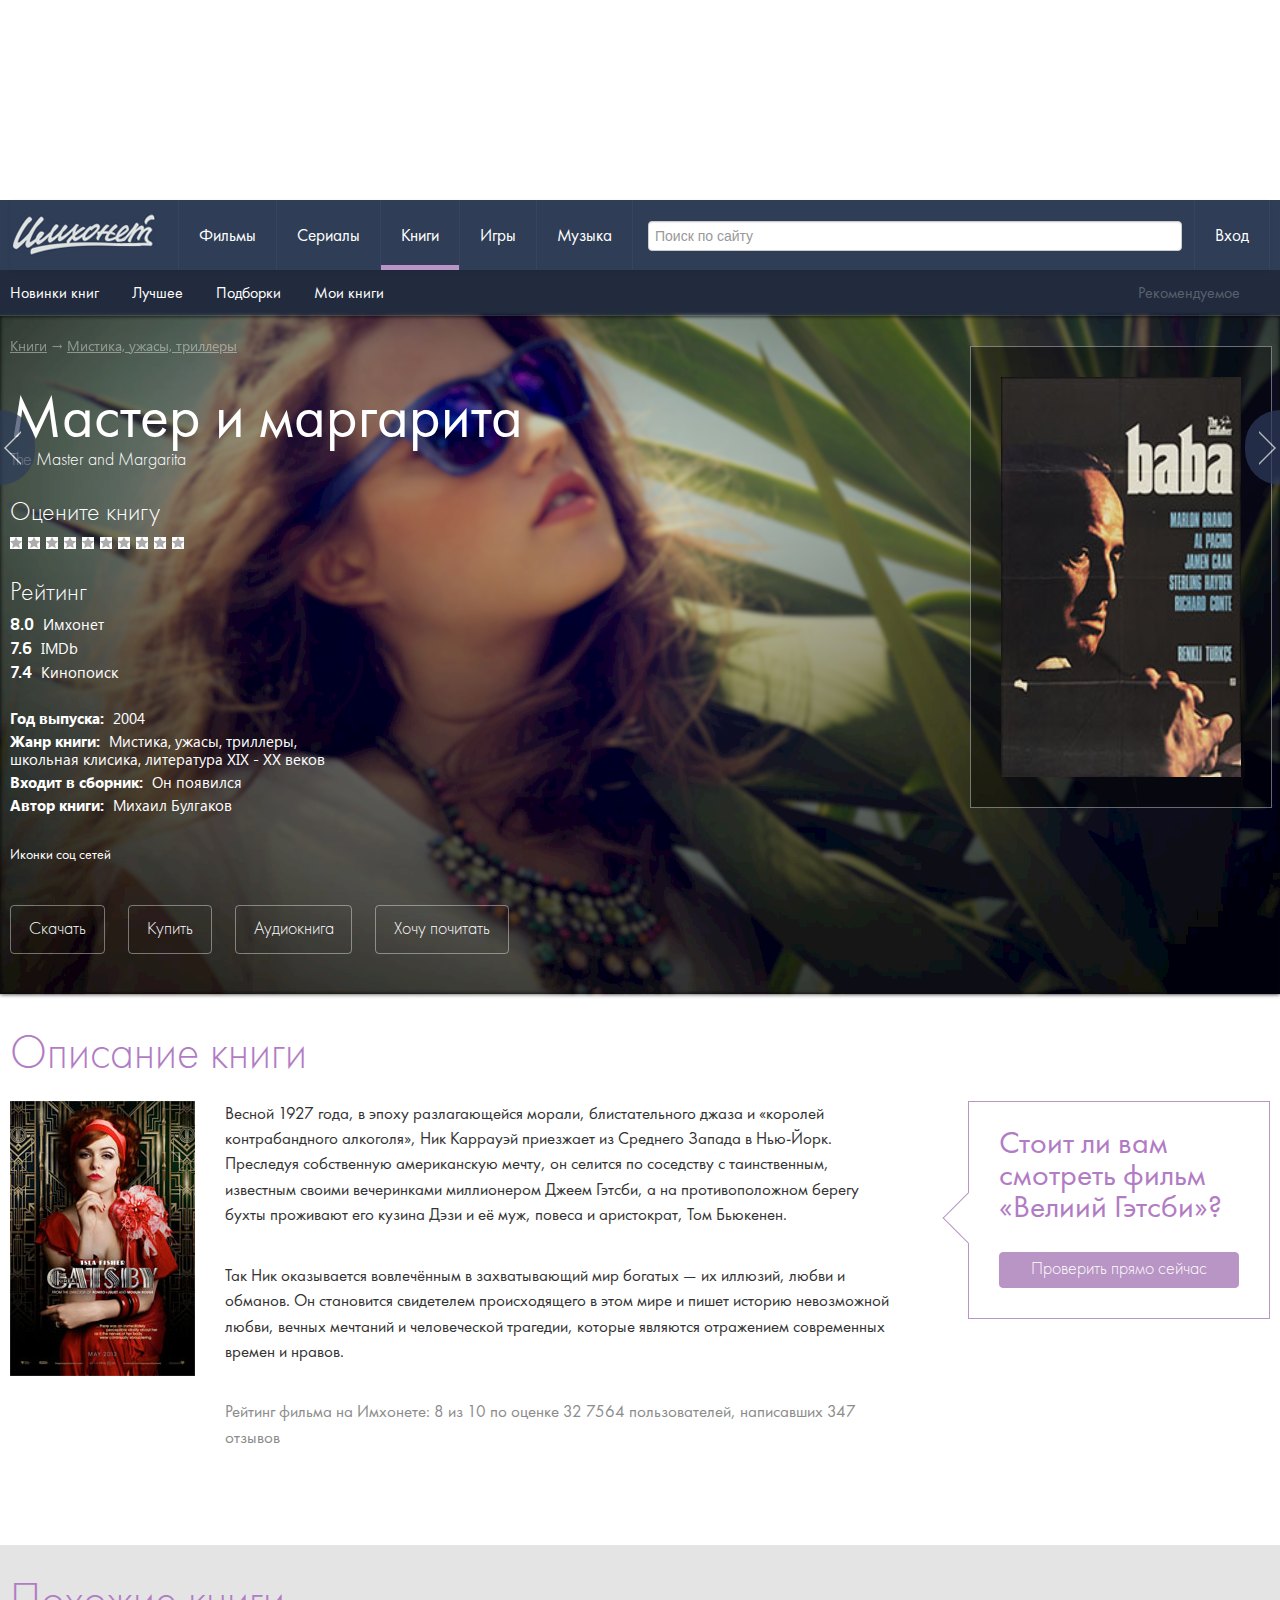
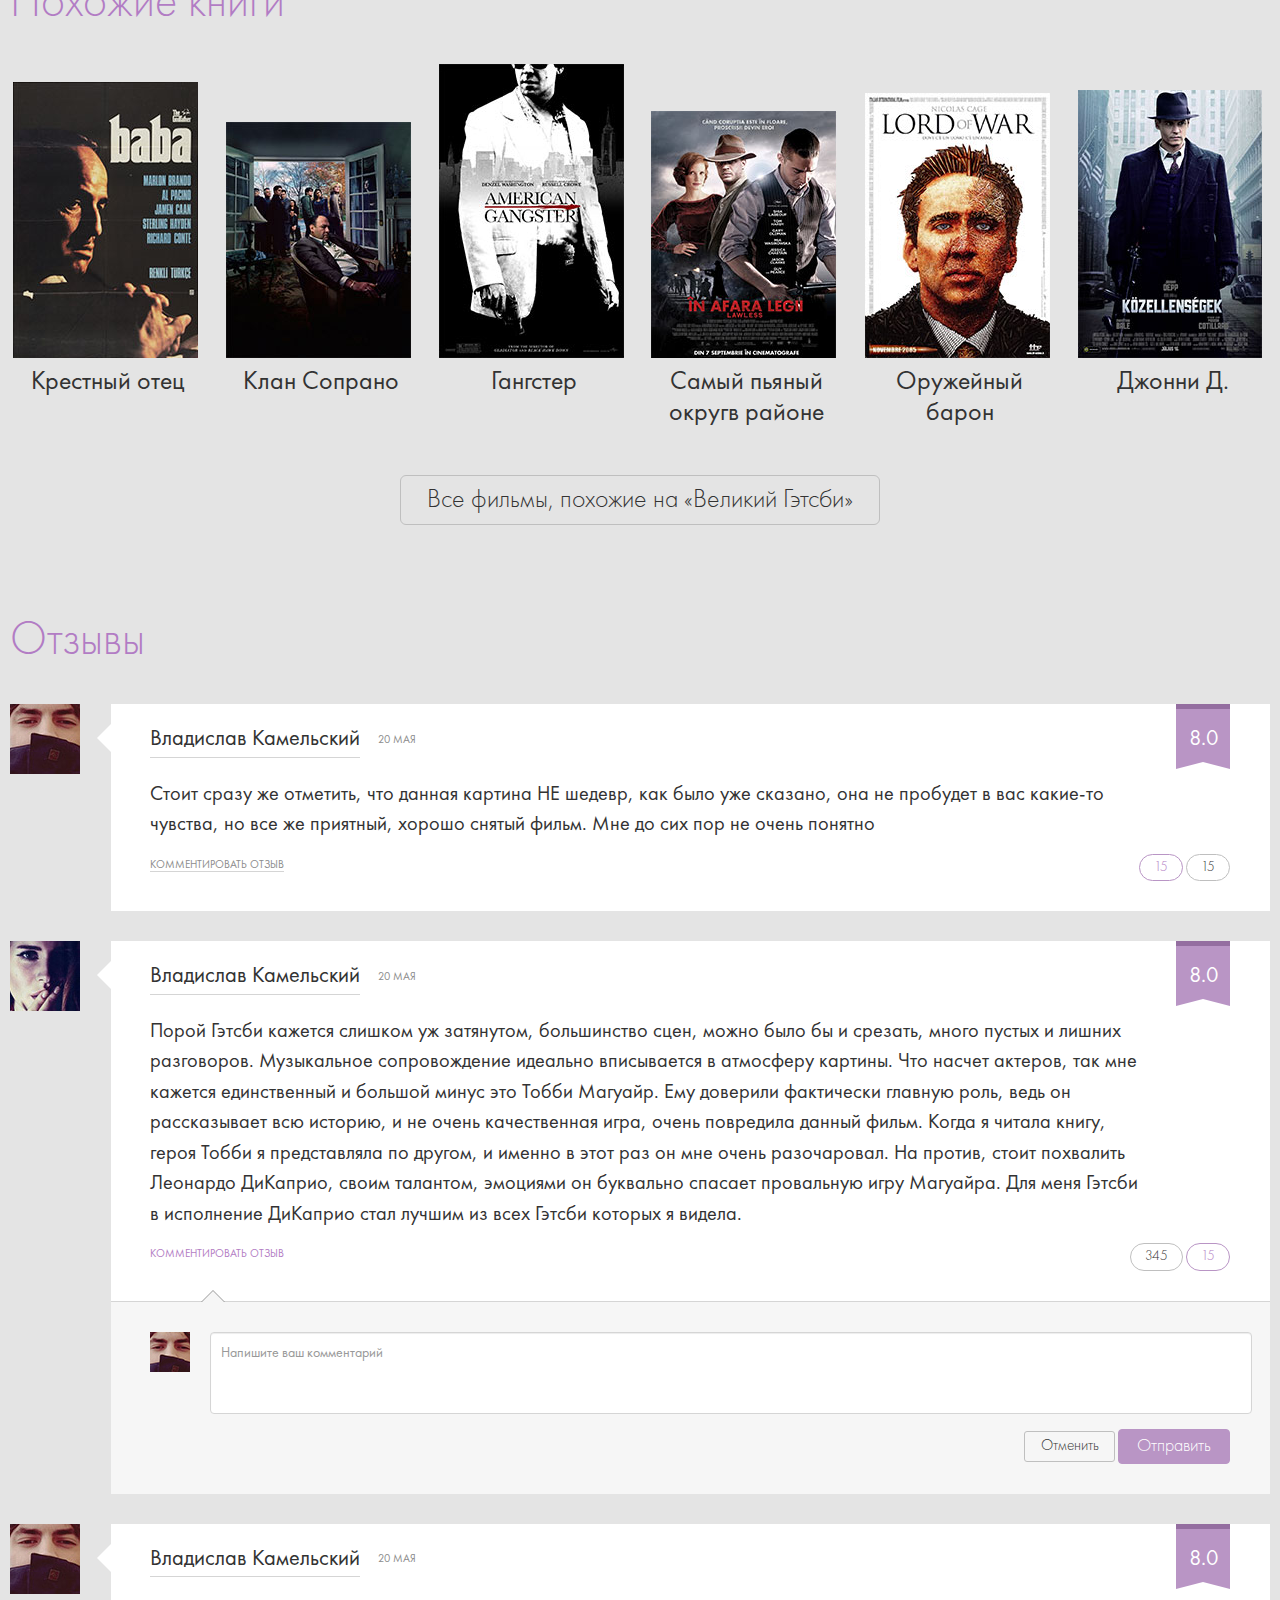
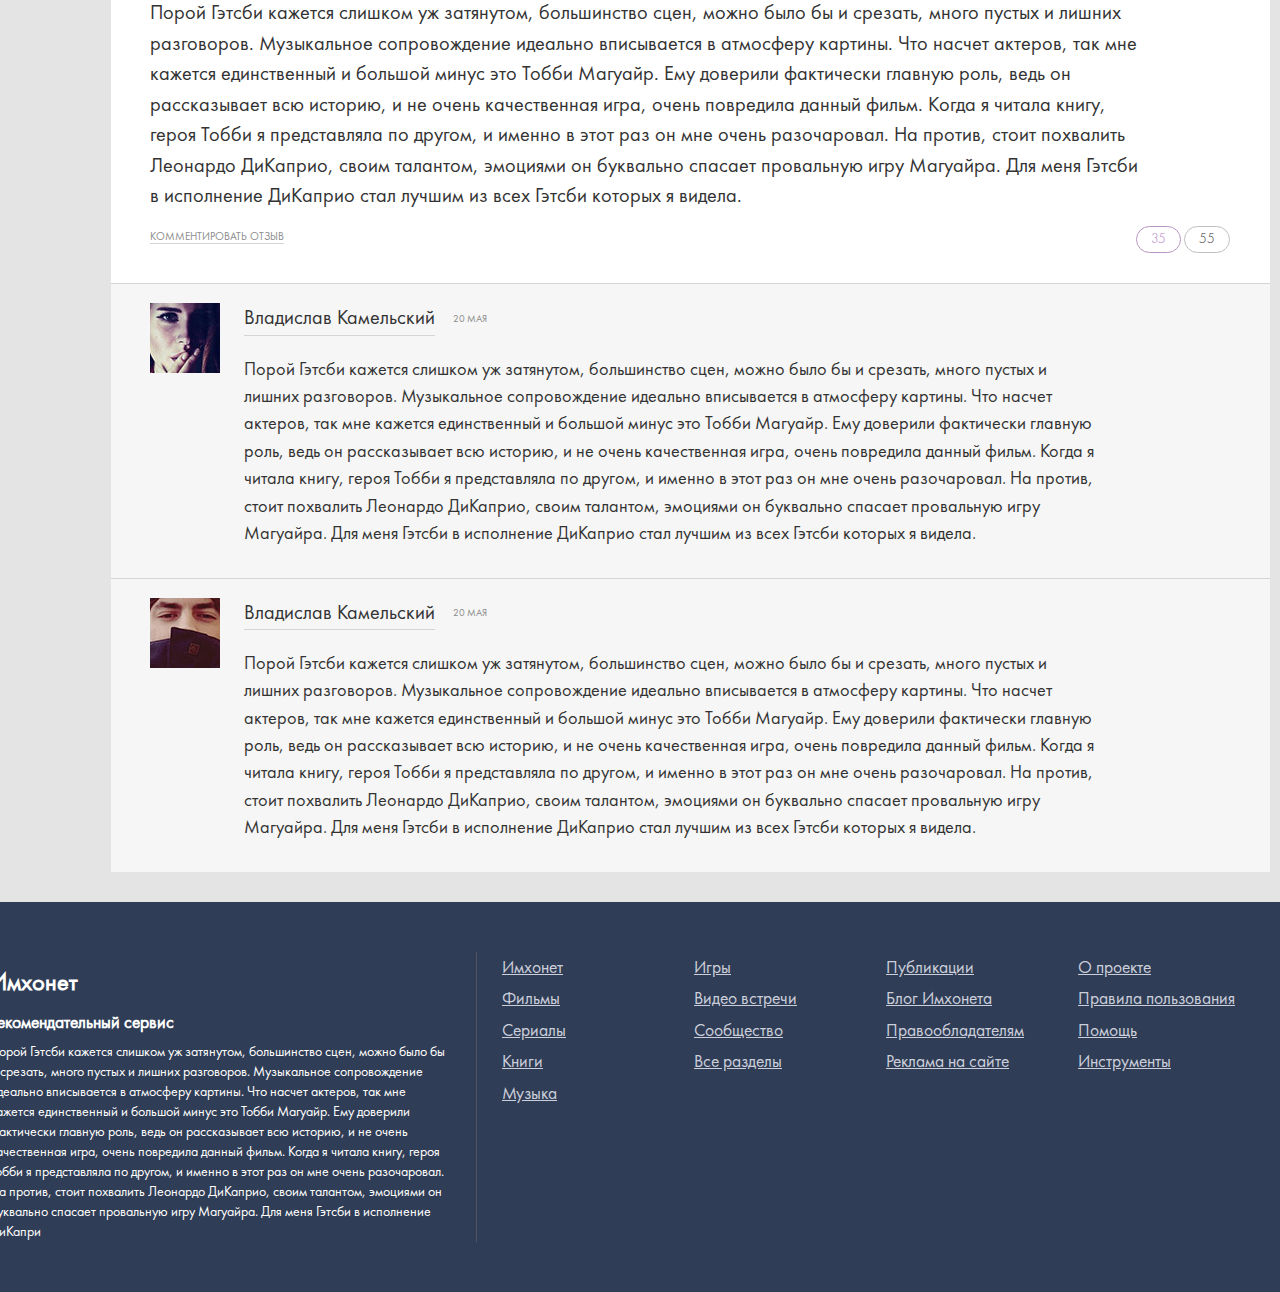
<file: 3rd-party/frontend/frontend/book_element.html>
<!DOCTYPE html>
<html lang="en">


<head>
    <meta http-equiv="Content-Type" content="text/html; charset=UTF-8">
    <meta charset="utf-8">
    <title>build</title>
    <meta name="viewport" content="width=device-width, initial-scale=1.0">


    <script data-main="js/main" src="js/lib/require.js"></script>

    <!-- Stylesheets -->
    <link href="css/main.css" rel="stylesheet">

    <script>
        require(['app', 'modules/m-subnavigation'], function (App) {
            App.start();
        });
    </script>

</head>


<body>

<div id="wrapper">

<div id="top-advertising" class="l-section"></div>


<div id="top-navigation" class="l-section">
    <div class="l-grid">
        <div class="l-row">
            <div class="l-full">

                <div class="m-mainnavigation">
                    <div class="navbar navbar-metro">
                        <div class="navbar-inner">
                            <div class="container">
                                <a href="#" class="brand">
                                    <img src="img/logo.png" alt="imhonet">
                                </a>
                                <ul class="nav">
                                    <li><a href="#films">Фильмы</a></li>
                                    <li><a href="#shows">Сериалы</a></li>
                                    <li class="active"><a href="#books">Книги</a></li>
                                    <li><a href="#games">Игры</a></li>
                                    <li><a href="#music">Музыка</a></li>
                                </ul>

                                <a href="#" class="m-mainnavigation-page-left"></a>
                                <a href="#" class="m-mainnavigation-page-right"></a>

                                <form action="topsearch" class="navbar-search">
                                    <input type="text" placeholder="Поиск по сайту">
                                </form>
                                <ul class="nav pull-right">
                                    <li class="dropdown">
                                        <a data-toggle="dropdown" class="dropdown-toggle" href="#">Вход</a>
                                        <ul class="dropdown-menu" style="padding-top:0">
                                            <li>
                                                <div class="well"
                                                     style="margin-bottom:0;border-radius : 5px 5px 0 0; background-color: transparent; box-shadow : 0 0 0; border:0;">
                                                    <form style="margin-bottom:0;">
                                                        <div>
                                                            <label class="control-label" for="inputLogin">Логин</label>

                                                            <div class="controls">
                                                                <input type="text" id="inputLogin"
                                                                       placeholder="Имя пользователя">
                                                            </div>
                                                        </div>
                                                        <div>
                                                            <label class="control-label"
                                                                   for="inputPassword">Пароль</label>

                                                            <div class="controls">
                                                                <input type="password" id="inputPassword"
                                                                       placeholder="* * * * * *">
                                                            </div>
                                                        </div>
                                                        <div>
                                                            <div class="controls">
                                                                <label class="checkbox">
                                                                    <input type="checkbox"> Запомнить меня
                                                                </label>
                                                                <button type="submit" class="btn">Вход</button>
                                                            </div>
                                                        </div>
                                                    </form>
                                                </div>

                                            </li>

                                        </ul>
                                    </li>
                                </ul>
                            </div>
                        </div>
                    </div>
                </div>


            </div>
        </div>
    </div>
</div>


<div id="subnavigation" class="l-section">
    <div class="l-grid">
        <div class="l-row">
            <div class="l-full">
                <div class="m-subnavigation">
                    <div class="m-subnavigation-item m-subnavigation-toggler">Рекомендуемое</div>
                    <div class="m-subnavigation-item"><a href="#">Новинки книг</a></div>
                    <div class="m-subnavigation-item"><a href="#"  class="active">Лучшее</a></div>
                    <div class="m-subnavigation-item"><a href="#">Подборки</a></div>
                    <div class="m-subnavigation-item"><a href="#">Мои книги</a></div>
                </div>
            </div>
        </div>
    </div>
</div>



<div class="l-section m-elementprimary">
    <svg xmlns="http://www.w3.org/2000/svg" class="m-elementprimary-tohide">
        <defs>
            <filter id="blur">
                <feGaussianBlur stdDeviation="2" />
            </filter>
        </defs>
    </svg>
    <div class="m-elementprimary-bg" style="filter:url(#blur);background-image: url('img/photogall/bg_user.jpg');">
    </div>
<div class="l-grid">
<div class="l-row">
    <div class="l-threequaters">
        <div class="m-breadcrumbs"><a href="#">Книги</a> &rarr; <a href="#">Мистика, ужасы, триллеры</a></div>
        <div class="m-elementprimary-txt">
            <div class="m-elementprimary-title">Мастер и маргарита</div>
            <div class="m-elementprimary-language">The Master and Margarita </div>
            <div class="m-elementprimary-subtitle">Оцените книгу</div>
            <div class="m-elementprimary-score">
                <div class="m-elementprimary-score-item"><img src="img/icons/i-star.jpg" alt=""></div>
                <div class="m-elementprimary-score-item"><img src="img/icons/i-star.jpg" alt=""></div>
                <div class="m-elementprimary-score-item"><img src="img/icons/i-star.jpg" alt=""></div>
                <div class="m-elementprimary-score-item"><img src="img/icons/i-star.jpg" alt=""></div>
                <div class="m-elementprimary-score-item"><img src="img/icons/i-star.jpg" alt=""></div>
                <div class="m-elementprimary-score-item"><img src="img/icons/i-star.jpg" alt=""></div>
                <div class="m-elementprimary-score-item"><img src="img/icons/i-star.jpg" alt=""></div>
                <div class="m-elementprimary-score-item"><img src="img/icons/i-star.jpg" alt=""></div>
                <div class="m-elementprimary-score-item"><img src="img/icons/i-star.jpg" alt=""></div>
                <div class="m-elementprimary-score-item"><img src="img/icons/i-star.jpg" alt=""></div>
            </div>
            <div class="m-elementprimary-subtitle">Рейтинг</div>
            <p><b class="reiting">8.0</b> Имхонет</p>
            <p><b class="reiting">7.6</b> IMDb</p>
            <p><b class="reiting">7.4</b> Кинопоиск</p>
            <p>&nbsp;</p>
            <p><b>Год выпуска:</b> 2004</p>
            <p><b>Жанр книги:</b> Мистика, ужасы, триллеры,<br/>
                школьная клисика, литература XIX - XX веков</p>
            <p><b>Входит в сборник:
                </b> Он появился</p>
            <p><b>Автор книги: </b> Михаил Булгаков</p>

        </div>
        <div class="sotial-net">Иконки соц сетей</div>
        <div class="m-elementprimary-button">
            <button class="btn btn-inverse btn-theme">Скачать</button>
            <button class="btn btn-inverse btn-theme">Купить</button>
            <button class="btn btn-inverse btn-theme">Аудиокнига</button>
            <button class="btn btn-inverse btn-theme">Хочу почитать</button>
        </div>


    </div>
    <div class="l-quater">
        <div class="m-elementprimary-photo-user"><img src="img/dumm/img1.jpg" alt=""></div>
    </div>


</div>
</div>

</div>

<div id="el_desc" class="l-section">
    <div class="l-grid">
        <div class="l-row">
            <div class="l-full">

                <div class="m-elementdescription">
                    <div class="m-elementdescription-h1">Описание книги</div>
                    <div class="m-elementdescription-advice">
                        <div class="m-elementdescription-advice-wrap">
                            <div class="m-elementdescription-advice-txt">Стоит ли вам
                                смотреть фильм
                                «Велиий Гэтсби»?
                            </div>
                            <button class="btn btn-theme active" type="button">Проверить прямо сейчас</button>
                        </div>
                    </div>
                    <div class="m-elementdescription-wrap">
                        <div class="m-elementdescription-image">
                            <img src="img/dumm/elen_desc.jpg" alt="">
                        </div>
                        <div class="m-elementdescription-description">

                            <p>Весной 1927 года, в эпоху разлагающейся морали, блистательного джаза и «королей
                                контрабандного
                                алкоголя», Ник Каррауэй приезжает из Среднего Запада в Нью-Йорк. Преследуя собственную
                                американскую
                                мечту, он селится по соседству с таинственным, известным своими вечеринками миллионером
                                Джеем
                                Гэтсби, а на противоположном берегу бухты проживают его кузина Дэзи и её муж, повеса и
                                аристократ,
                                Том Бьюкенен.</p>

                            <p>Так Ник оказывается вовлечённым в захватывающий мир богатых — их иллюзий, любви и
                                обманов. Он
                                становится свидетелем происходящего в этом мире и пишет историю невозможной любви,
                                вечных мечтаний и
                                человеческой трагедии, которые являются отражением современных времен и нравов.</p>

                            <p class="m-elementdescription-graytxt">Рейтинг фильма на Имхонете: 8 из 10 по оценке 32
                                7564
                                пользователей, написавших 347 отзывов</p>
                        </div>
                    </div>
                </div>

            </div>


        </div>
    </div>

</div>


<div id="sim_entities" class="l-section" style="background: #E4E4E4;">

    <div class="l-grid">
        <div class="l-row">
            <div class="l-full">

                <div class="m-inlineimagelist">


                    <h1 class="m-inlineimagelist-h1">Похожие книги</h1>

                    <ul class="m-inlineimagelist-gallery">
                        <li class="m-inlineimagelist-gallery-item">
                            <a href="">
                                <div class="m-inlineimagelist-gallery-image">
                                    <img src="img/dumm/img1.jpg" alt="">
                                </div>
                                <div class="m-inlineimagelist-gallery-txt">Крестный отец</div>
                            </a>
                        </li>
                        <li class="m-inlineimagelist-gallery-item">
                            <a href="">
                                <div class="m-inlineimagelist-gallery-image">
                                    <img src="img/dumm/img2.jpg" alt="">
                                </div>
                                <div class="m-inlineimagelist-gallery-txt">Клан Сопрано</div>
                            </a>
                        </li>
                        <li class="m-inlineimagelist-gallery-item"><a href="">
                            <div class="m-inlineimagelist-gallery-image"><img src="img/dumm/img3.jpg" alt="">
                            </div>
                            <div class="m-inlineimagelist-gallery-txt">Гангстер</div>
                        </a></li>
                        <li class="m-inlineimagelist-gallery-item"><a href="">
                            <div class="m-inlineimagelist-gallery-image"><img src="img/dumm/img4.jpg" alt="">
                            </div>
                            <div class="m-inlineimagelist-gallery-txt">Самый пьяный округв районе</div>
                        </a></li>
                        <li class="m-inlineimagelist-gallery-item"><a href="">
                            <div class="m-inlineimagelist-gallery-image"><img src="img/dumm/img5.jpg" alt="">
                            </div>
                            <div class="m-inlineimagelist-gallery-txt">Оружейный барон</div>
                        </a></li>
                        <li class="m-inlineimagelist-gallery-item"><a href="">
                            <div class="m-inlineimagelist-gallery-image"><img src="img/dumm/img6.jpg" alt="">
                            </div>
                            <div class="m-inlineimagelist-gallery-txt">Джонни Д.</div>
                        </a></li>
                        <li class="m-inlineimagelist-gallery-item"><a href="">
                            <div class="m-inlineimagelist-gallery-image"><img src="img/dumm/img1.jpg" alt="">
                            </div>
                            <div class="m-inlineimagelist-gallery-txt">Крестный отец</div>
                        </a></li>
                        <li class="m-inlineimagelist-gallery-item"><a href="">
                            <div class="m-inlineimagelist-gallery-image"><img src="img/dumm/img2.jpg" alt="">
                            </div>
                            <div class="m-inlineimagelist-gallery-txt">Клан Сопрано</div>
                        </a></li>
                        <li class="m-inlineimagelist-gallery-item"><a href="">
                            <div class="m-inlineimagelist-gallery-image"><img src="img/dumm/img3.jpg" alt="">
                            </div>
                            <div class="m-inlineimagelist-gallery-txt">Гангстер</div>
                        </a></li>
                        <li class="m-inlineimagelist-gallery-item"><a href="">
                            <div class="m-inlineimagelist-gallery-image"><img src="img/dumm/img4.jpg" alt="">
                            </div>
                            <div class="m-inlineimagelist-gallery-txt">Самый пьяный округв районе</div>
                        </a></li>
                        <li class="m-inlineimagelist-gallery-item"><a href="">
                            <div class="m-inlineimagelist-gallery-image"><img src="img/dumm/img5.jpg" alt="">
                            </div>
                            <div class="m-inlineimagelist-gallery-txt">Оружейный барон</div>
                        </a></li>
                        <li class="m-inlineimagelist-gallery-item"><a href="">
                            <div class="m-inlineimagelist-gallery-image"><img src="img/dumm/img6.jpg" alt="">
                            </div>
                            <div class="m-inlineimagelist-gallery-txt">Джонни Д.</div>
                        </a></li>
                    </ul>

                    <button type="button" class="btn btn-large btn-theme">Все фильмы, похожие на «Великий Гэтсби»
                    </button>

                </div>
            </div>
        </div>
    </div>

</div>




<div id="comments" class="l-section" style="background: #e4e4e4;">
<div class="l-grid">
<div class="l-row">
<div class="l-full">
<div class="m-comments color-scheme-green">
<h2 class="m-comments-title">Отзывы</h2>

<div class="m-comments-item">
    <div class="m-comments-user-avatar">
        <img src="img/dumm/m-comments-user-avatar1.jpg" alt=""/>
    </div>
    <div class="m-comments-item-body">
        <span class="m-comments-body-arrow"></span>
								<span class="m-comments-rating">
									8.0
									<span class="m-comments-rating-arrow"></span>
								</span>

								<span class="m-comments-user-name">
									Владислав Камельский
								</span>
								<span class="m-comments-date">
									20 мая
								</span>

        <div class="m-comments-content">
            Стоит сразу же отметить, что данная картина НЕ шедевр, как было уже сказано,
            она не пробудет в вас какие-то чувства, но все же приятный, хорошо снятый фильм.
            Мне до сих пор не очень понятно
        </div>

        <div class="m-comments-buttons-area clearfix">
            <a class="m-comments-button-add-comment" href="#">Комментировать отзыв</a>

            <div class="m-comments-buttons-likers">
                <button class="btn btn-round btn-theme active">15</button>
                <button class="btn btn-round btn-theme">15</button>
            </div>
        </div>

    </div>
</div>

<div class="m-comments-item">
    <div class="m-comments-user-avatar">
        <img src="img/dumm/m-comments-user-avatar2.jpg" alt=""/>
    </div>
    <div class="m-comments-item-body">
        <span class="m-comments-body-arrow"></span>
								<span class="m-comments-rating">
									8.0
									<span class="m-comments-rating-arrow"></span>
								</span>

								<span class="m-comments-user-name">
									Владислав Камельский
								</span>
								<span class="m-comments-date">
									20 мая
								</span>

        <div class="m-comments-content">
            Порой Гэтсби кажется слишком уж затянутом, большинство сцен, можно было бы и срезать,
            много пустых и лишних разговоров. Музыкальное сопровождение идеально вписывается
            в атмосферу картины. Что насчет актеров, так мне кажется единственный и большой минус
            это
            Тобби Магуайр. Ему доверили фактически главную роль, ведь он рассказывает всю историю,
            и не очень качественная игра, очень повредила данный фильм. Когда я читала книгу,
            героя Тобби я представляла по другом, и именно в этот раз он мне очень разочаровал.
            На против, стоит похвалить Леонардо ДиКаприо, своим талантом, эмоциями он буквально
            спасает провальную игру Магуайра. Для меня Гэтсби в исполнение ДиКаприо стал лучшим
            из всех Гэтсби которых я видела.
        </div>

        <div class="m-comments-buttons-area clearfix">
            <a class="m-comments-button-add-comment active" href="#">Комментировать отзыв</a>

            <div class="m-comments-buttons-likers">
                <button class="btn btn-round btn-theme">345</button>
                <button class="btn btn-round btn-theme active">15</button>
            </div>
        </div>

        <div class="m-comments-form-add-comment clearfix">

            <div class="m-comments-user-avatar">
                <img src="img/dumm/m-comments-current-user-avatar.jpg" alt=""/>
            </div>
            <form>
                <div class="m-comments-add-textarea">
                    <textarea placeholder="Напишите ваш комментарий"></textarea>
                </div>
                <div class="m-comments-add-form-buttons">
                    <button class="btn btn-small">Отменить</button>
                    <button class="btn btn-theme active">Отправить</button>
                </div>
            </form>
        </div>

    </div>
</div>

<div class="m-comments-item">
    <div class="m-comments-user-avatar">
        <img src="img/dumm/m-comments-user-avatar1.jpg" alt=""/>
    </div>
    <div class="m-comments-item-body">
        <span class="m-comments-body-arrow"></span>
								<span class="m-comments-rating">
									8.0
									<span class="m-comments-rating-arrow"></span>
								</span>

								<span class="m-comments-user-name">
									Владислав Камельский
								</span>
								<span class="m-comments-date">
									20 мая
								</span>

        <div class="m-comments-content">
            Порой Гэтсби кажется слишком уж затянутом, большинство сцен, можно было бы и срезать,
            много пустых и лишних разговоров. Музыкальное сопровождение идеально вписывается
            в атмосферу картины. Что насчет актеров, так мне кажется единственный и большой минус
            это
            Тобби Магуайр. Ему доверили фактически главную роль, ведь он рассказывает всю историю,
            и не очень качественная игра, очень повредила данный фильм. Когда я читала книгу,
            героя Тобби я представляла по другом, и именно в этот раз он мне очень разочаровал.
            На против, стоит похвалить Леонардо ДиКаприо, своим талантом, эмоциями он буквально
            спасает провальную игру Магуайра. Для меня Гэтсби в исполнение ДиКаприо стал лучшим
            из всех Гэтсби которых я видела.
        </div>

        <div class="m-comments-buttons-area clearfix">
            <a class="m-comments-button-add-comment" href="#">Комментировать отзыв</a>

            <div class="m-comments-buttons-likers">
                <button class="btn btn-round btn-theme active">35</button>
                <button class="btn btn-round btn-theme">55</button>
            </div>
        </div>

        <!-- subitems -->
        <div class="m-comments-item">
            <div class="m-comments-user-avatar">
                <img src="img/dumm/m-comments-user-avatar2.jpg" alt=""/>
            </div>
            <div class="m-comments-item-body">
										<span class="m-comments-user-name">
											Владислав Камельский
										</span>
										<span class="m-comments-date">
											20 мая
										</span>

                <div class="m-comments-content">
                    Порой Гэтсби кажется слишком уж затянутом, большинство сцен, можно было бы и
                    срезать,
                    много пустых и лишних разговоров. Музыкальное сопровождение идеально вписывается
                    в атмосферу картины. Что насчет актеров, так мне кажется единственный и большой
                    минус это
                    Тобби Магуайр. Ему доверили фактически главную роль, ведь он рассказывает всю
                    историю,
                    и не очень качественная игра, очень повредила данный фильм. Когда я читала
                    книгу,
                    героя Тобби я представляла по другом, и именно в этот раз он мне очень
                    разочаровал.
                    На против, стоит похвалить Леонардо ДиКаприо, своим талантом, эмоциями он
                    буквально
                    спасает провальную игру Магуайра. Для меня Гэтсби в исполнение ДиКаприо стал
                    лучшим
                    из всех Гэтсби которых я видела.
                </div>

            </div>
        </div>

        <div class="m-comments-item">
            <div class="m-comments-user-avatar">
                <img src="img/dumm/m-comments-user-avatar1.jpg" alt=""/>
            </div>
            <div class="m-comments-item-body">
										<span class="m-comments-user-name">
											Владислав Камельский
										</span>
										<span class="m-comments-date">
											20 мая
										</span>

                <div class="m-comments-content">
                    Порой Гэтсби кажется слишком уж затянутом, большинство сцен, можно было бы и
                    срезать,
                    много пустых и лишних разговоров. Музыкальное сопровождение идеально вписывается
                    в атмосферу картины. Что насчет актеров, так мне кажется единственный и большой
                    минус это
                    Тобби Магуайр. Ему доверили фактически главную роль, ведь он рассказывает всю
                    историю,
                    и не очень качественная игра, очень повредила данный фильм. Когда я читала
                    книгу,
                    героя Тобби я представляла по другом, и именно в этот раз он мне очень
                    разочаровал.
                    На против, стоит похвалить Леонардо ДиКаприо, своим талантом, эмоциями он
                    буквально
                    спасает провальную игру Магуайра. Для меня Гэтсби в исполнение ДиКаприо стал
                    лучшим
                    из всех Гэтсби которых я видела.
                </div>

            </div>
        </div>
        <!-- subitems end -->

    </div>
</div>
</div>

</div>
</div>
</div>
</div>


<div id="footer" class="l-section">
    <div class="l-grid">
        <div class="l-row">
            <div class="m-footer">

                <div class="m-footer-richtext">

                    <h3>Имхонет</h3>
                    <h4>Рекомендательный сервис</h4>

                    <div>
                        Порой Гэтсби кажется слишком уж затянутом, большинство сцен, можно было бы и срезать, много
                        пустых и лишних разговоров. Музыкальное сопровождение идеально вписывается в атмосферу картины.
                        Что насчет актеров, так мне кажется единственный и большой минус это Тобби Магуайр. Ему доверили
                        фактически главную роль, ведь он рассказывает всю историю, и не очень качественная игра, очень
                        повредила данный фильм. Когда я читала книгу, героя Тобби я представляла по другом, и именно в
                        этот раз он мне очень разочаровал. На против, стоит похвалить Леонардо ДиКаприо, своим талантом,
                        эмоциями он буквально спасает провальную игру Магуайра. Для меня Гэтсби в исполнение ДиКапри
                    </div>
                </div>
                <div class="m-footer-links">
                    <ul>
                        <li><a href="/">Имхонет</a></li>
                        <li><a href="/">Фильмы</a></li>
                        <li><a href="/">Сериалы</a></li>
                        <li><a href="/">Книги</a></li>
                        <li><a href="/">Музыка</a></li>
                    </ul>
                    <ul>
                        <li><a href="/">Игры</a></li>
                        <li><a href="/">Видео встречи</a></li>
                        <li><a href="/">Сообщество</a></li>
                        <li><a href="/">Все разделы</a></li>
                    </ul>
                    <ul>
                        <li><a href="/">Публикации</a></li>
                        <li><a href="/">Блог Имхонета</a></li>
                        <li><a href="/">Правообладателям</a></li>
                        <li><a href="/">Реклама на сайте</a></li>
                    </ul>
                    <ul>
                        <li><a href="/">О проекте</a></li>
                        <li><a href="/">Правила пользования</a></li>
                        <li><a href="/">Помощь</a></li>
                        <li><a href="/">Инструменты</a></li>
                    </ul>
                </div>

            </div>
        </div>
    </div>
</div>


</div>

</body>

</html>
</file>
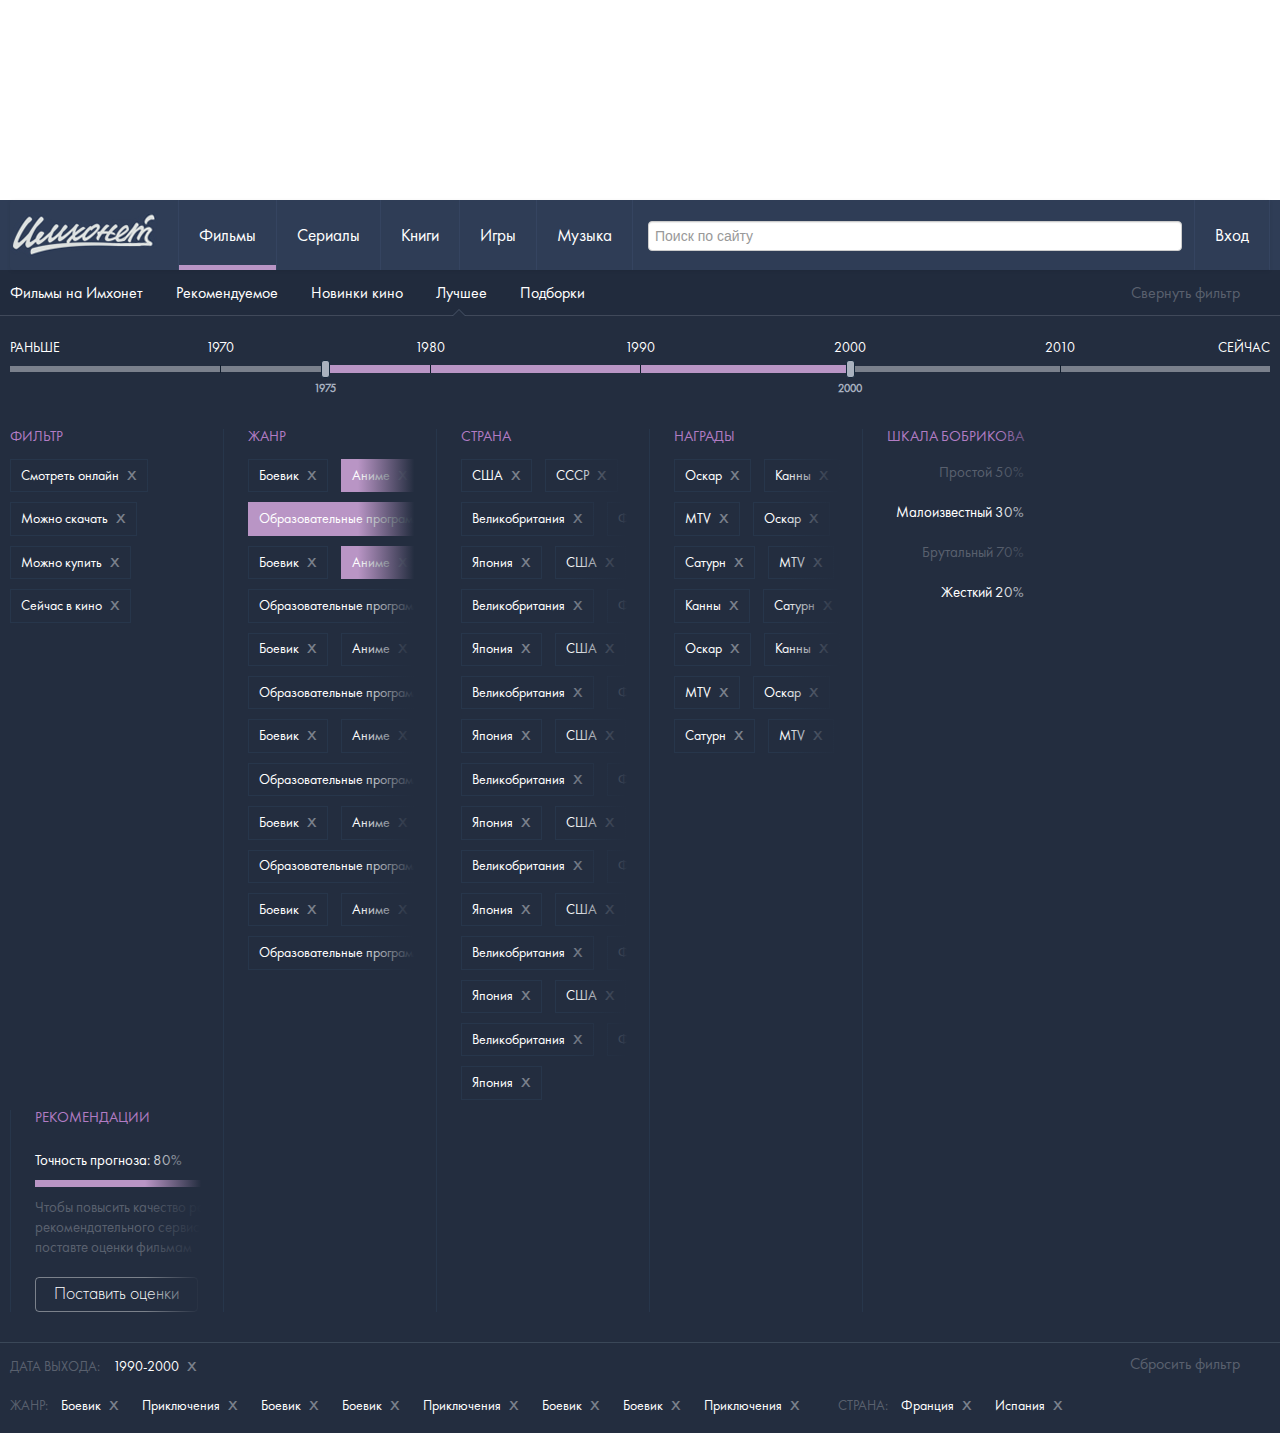
<file: 3rd-party/frontend/frontend/m-advancedcontentfilter_1.html>
<!DOCTYPE html>
<html lang="en">


<head>
    <meta http-equiv="Content-Type" content="text/html; charset=UTF-8">
    <meta charset="utf-8">
    <title>build</title>
    <meta name="viewport" content="width=device-width, initial-scale=1.0">


    <script data-main="js/main" src="js/lib/require.js"></script>

    <!-- Stylesheets -->
    <link href="css/main.css" rel="stylesheet">

    <script>
        require(['app', 'modules/m-contentfilter', 'modules/m-subnavigation', 'modules/m-ui-slider'], function (App) {
            App.start();
        });
    </script>


</head>


<body>

<div id="wrapper">

<div id="top-advertising" class="l-section"></div>


<div id="top-navigation" class="l-section">
    <div class="l-grid">
        <div class="l-row">
            <div class="l-full">

                <div class="m-mainnavigation">
                    <div class="navbar navbar-metro">
                        <div class="navbar-inner">
                            <div class="container">
                                <a href="#" class="brand">
                                    <img src="img/logo.png" alt="imhonet">
                                </a>
                                <ul class="nav">
                                    <li class="active"><a href="#">Фильмы</a></li>
                                    <li><a href="#">Сериалы</a></li>
                                    <li><a href="#">Книги</a></li>
                                    <li><a href="#">Игры</a></li>
                                    <li><a href="#">Музыка</a></li>
                                </ul>

                                <form action="topsearch" class="navbar-search">
                                    <input type="text" placeholder="Поиск по сайту">
                                </form>
                                <ul class="nav pull-right">
                                    <li class="dropdown">
                                        <a data-toggle="dropdown" class="dropdown-toggle" href="#">Вход</a>
                                        <ul class="dropdown-menu" style="padding-top:0">
                                            <li>
                                                <div class="well"
                                                     style="margin-bottom:0;border-radius : 5px 5px 0 0; background-color: transparent; box-shadow : 0 0 0; border:0;">
                                                    <form style="margin-bottom:0;">
                                                        <div>
                                                            <label class="control-label"
                                                                   for="inputLogin">Логин</label>

                                                            <div class="controls">
                                                                <input type="text" id="inputLogin"
                                                                       placeholder="Имя пользователя">
                                                            </div>
                                                        </div>
                                                        <div>
                                                            <label class="control-label"
                                                                   for="inputPassword">Пароль</label>

                                                            <div class="controls">
                                                                <input type="password" id="inputPassword"
                                                                       placeholder="* * * * * *">
                                                            </div>
                                                        </div>
                                                        <div>
                                                            <div class="controls">
                                                                <label class="checkbox">
                                                                    <input type="checkbox"> Запомнить меня
                                                                </label>
                                                                <button type="submit" class="btn">Вход</button>
                                                            </div>
                                                        </div>
                                                    </form>
                                                </div>

                                            </li>

                                        </ul>
                                    </li>
                                </ul>
                            </div>
                        </div>
                    </div>
                </div>


            </div>
        </div>
    </div>
</div>
<div id="subnavigation" class="l-section">
    <div class="l-grid">
        <div class="l-row">
            <div class="l-full">
                <div class="m-subnavigation expanded">
                    <div class="m-subnavigation-item m-subnavigation-toggler">Свернуть фильтр</div>
                    <div class="m-subnavigation-item"><a href="#">Фильмы на Имхонет</a></div>
                    <div class="m-subnavigation-item"><a href="#">Рекомендуемое</a></div>
                    <div class="m-subnavigation-item"><a href="#">Новинки кино</a></div>
                    <div class="m-subnavigation-item"><a href="#" class="active">Лучшее</a></div>
                    <div class="m-subnavigation-item"><a href="#">Подборки</a></div>
                </div>
            </div>
        </div>
    </div>
</div>

<div id="filter" class="l-section">
<div class="l-grid">
<div class="l-row">
<div class="l-full">
<div class="m-advancedcontentfilter">
<div class="m-advanced-content-filter-years">
    <div class="m-advanced-content-filter-years-slider"></div>
</div>
<div class="m-advancedcontentfilter-body">

<div class="m-advancedcontentfilter-wrap">

<div class="m-advancedcontentfilter-collection">
<div class="m-advancedcontentfilter-item hide">
    <div class="m-advancedcontentfilter-item-hidden">
        <div class="m-advancedcontentfilter-item-wrap">
            <div class="m-advancedcontentfilter-title">Фильтр</div>
            <div class="m-advancedcontentfilter-tags m-advancedcontentfilter-tags-block">Смотреть онлайн
                <div class="m-advancedcontentfilter-close">x</div>
            </div>
            <div class="m-advancedcontentfilter-tags m-advancedcontentfilter-tags-block">Можно скачать
                <div class="m-advancedcontentfilter-close">x</div>
            </div>
            <div class="m-advancedcontentfilter-tags m-advancedcontentfilter-tags-block">Можно купить
                <div class="m-advancedcontentfilter-close">x</div>
            </div>
            <div class="m-advancedcontentfilter-tags m-advancedcontentfilter-tags-block">Сейчас в кино
                <div class="m-advancedcontentfilter-close">x</div>
            </div>
        </div>
    </div>
</div>
<div class="m-advancedcontentfilter-item show">
    <div class="m-advancedcontentfilter-item-hidden">
        <div class="m-advancedcontentfilter-item-wrap">
            <div class="m-advancedcontentfilter-title">Жанр</div>
            <div class="m-advancedcontentfilter-tags">Боевик
                <div class="m-advancedcontentfilter-close">x</div>
            </div>
            <div class="m-advancedcontentfilter-tags active">Аниме
                <div class="m-advancedcontentfilter-close">x</div>
            </div>
            <div class="m-advancedcontentfilter-tags">Артхаус
                <div class="m-advancedcontentfilter-close">x</div>
            </div>
            <div class="m-advancedcontentfilter-tags active">Образовательные программы
                <div class="m-advancedcontentfilter-close">x</div>
            </div>
            <div class="m-advancedcontentfilter-tags">Боевик
                <div class="m-advancedcontentfilter-close">x</div>
            </div>
            <div class="m-advancedcontentfilter-tags active">Аниме
                <div class="m-advancedcontentfilter-close">x</div>
            </div>
            <div class="m-advancedcontentfilter-tags">Артхаус
                <div class="m-advancedcontentfilter-close">x</div>
            </div>
            <div class="m-advancedcontentfilter-tags">Образовательные программы
                <div class="m-advancedcontentfilter-close">x</div>
            </div>
            <div class="m-advancedcontentfilter-tags">Боевик
                <div class="m-advancedcontentfilter-close">x</div>
            </div>
            <div class="m-advancedcontentfilter-tags">Аниме
                <div class="m-advancedcontentfilter-close">x</div>
            </div>
            <div class="m-advancedcontentfilter-tags">Артхаус
                <div class="m-advancedcontentfilter-close">x</div>
            </div>
            <div class="m-advancedcontentfilter-tags">Образовательные программы
                <div class="m-advancedcontentfilter-close">x</div>
            </div>
            <div class="m-advancedcontentfilter-tags">Боевик
                <div class="m-advancedcontentfilter-close">x</div>
            </div>
            <div class="m-advancedcontentfilter-tags">Аниме
                <div class="m-advancedcontentfilter-close">x</div>
            </div>
            <div class="m-advancedcontentfilter-tags">Артхаус
                <div class="m-advancedcontentfilter-close">x</div>
            </div>
            <div class="m-advancedcontentfilter-tags">Образовательные программы
                <div class="m-advancedcontentfilter-close">x</div>
            </div>
            <div class="m-advancedcontentfilter-tags">Боевик
                <div class="m-advancedcontentfilter-close">x</div>
            </div>
            <div class="m-advancedcontentfilter-tags">Аниме
                <div class="m-advancedcontentfilter-close">x</div>
            </div>
            <div class="m-advancedcontentfilter-tags">Артхаус
                <div class="m-advancedcontentfilter-close">x</div>
            </div>
            <div class="m-advancedcontentfilter-tags">Образовательные программы
                <div class="m-advancedcontentfilter-close">x</div>
            </div>
            <div class="m-advancedcontentfilter-tags">Боевик
                <div class="m-advancedcontentfilter-close">x</div>
            </div>
            <div class="m-advancedcontentfilter-tags">Аниме
                <div class="m-advancedcontentfilter-close">x</div>
            </div>
            <div class="m-advancedcontentfilter-tags">Артхаус
                <div class="m-advancedcontentfilter-close">x</div>
            </div>
            <div class="m-advancedcontentfilter-tags">Образовательные программы
                <div class="m-advancedcontentfilter-close">x</div>
            </div>
        </div>
    </div>
</div>
<div class="m-advancedcontentfilter-item hide">

    <div class="m-advancedcontentfilter-item-hidden">
        <div class="m-advancedcontentfilter-item-wrap">
            <div class="m-advancedcontentfilter-title">Страна</div>
            <div class="m-advancedcontentfilter-tags">США
                <div class="m-advancedcontentfilter-close">x</div>
            </div>
            <div class="m-advancedcontentfilter-tags">СССР
                <div class="m-advancedcontentfilter-close">x</div>
            </div>
            <div class="m-advancedcontentfilter-tags">Великобритания
                <div class="m-advancedcontentfilter-close">x</div>
            </div>
            <div class="m-advancedcontentfilter-tags">Франция
                <div class="m-advancedcontentfilter-close">x</div>
            </div>
            <div class="m-advancedcontentfilter-tags">Япония
                <div class="m-advancedcontentfilter-close">x</div>
            </div>
            <div class="m-advancedcontentfilter-tags">США
                <div class="m-advancedcontentfilter-close">x</div>
            </div>
            <div class="m-advancedcontentfilter-tags">СССР
                <div class="m-advancedcontentfilter-close">x</div>
            </div>
            <div class="m-advancedcontentfilter-tags">Великобритания
                <div class="m-advancedcontentfilter-close">x</div>
            </div>
            <div class="m-advancedcontentfilter-tags">Франция
                <div class="m-advancedcontentfilter-close">x</div>
            </div>
            <div class="m-advancedcontentfilter-tags">Япония
                <div class="m-advancedcontentfilter-close">x</div>
            </div>
            <div class="m-advancedcontentfilter-tags">США
                <div class="m-advancedcontentfilter-close">x</div>
            </div>
            <div class="m-advancedcontentfilter-tags">СССР
                <div class="m-advancedcontentfilter-close">x</div>
            </div>
            <div class="m-advancedcontentfilter-tags">Великобритания
                <div class="m-advancedcontentfilter-close">x</div>
            </div>
            <div class="m-advancedcontentfilter-tags">Франция
                <div class="m-advancedcontentfilter-close">x</div>
            </div>
            <div class="m-advancedcontentfilter-tags">Япония
                <div class="m-advancedcontentfilter-close">x</div>
            </div>
            <div class="m-advancedcontentfilter-tags">США
                <div class="m-advancedcontentfilter-close">x</div>
            </div>
            <div class="m-advancedcontentfilter-tags">СССР
                <div class="m-advancedcontentfilter-close">x</div>
            </div>
            <div class="m-advancedcontentfilter-tags">Великобритания
                <div class="m-advancedcontentfilter-close">x</div>
            </div>
            <div class="m-advancedcontentfilter-tags">Франция
                <div class="m-advancedcontentfilter-close">x</div>
            </div>
            <div class="m-advancedcontentfilter-tags">Япония
                <div class="m-advancedcontentfilter-close">x</div>
            </div>
            <div class="m-advancedcontentfilter-tags">США
                <div class="m-advancedcontentfilter-close">x</div>
            </div>
            <div class="m-advancedcontentfilter-tags">СССР
                <div class="m-advancedcontentfilter-close">x</div>
            </div>
            <div class="m-advancedcontentfilter-tags">Великобритания
                <div class="m-advancedcontentfilter-close">x</div>
            </div>
            <div class="m-advancedcontentfilter-tags">Франция
                <div class="m-advancedcontentfilter-close">x</div>
            </div>
            <div class="m-advancedcontentfilter-tags">Япония
                <div class="m-advancedcontentfilter-close">x</div>
            </div>
            <div class="m-advancedcontentfilter-tags">США
                <div class="m-advancedcontentfilter-close">x</div>
            </div>
            <div class="m-advancedcontentfilter-tags">СССР
                <div class="m-advancedcontentfilter-close">x</div>
            </div>
            <div class="m-advancedcontentfilter-tags">Великобритания
                <div class="m-advancedcontentfilter-close">x</div>
            </div>
            <div class="m-advancedcontentfilter-tags">Франция
                <div class="m-advancedcontentfilter-close">x</div>
            </div>
            <div class="m-advancedcontentfilter-tags">Япония
                <div class="m-advancedcontentfilter-close">x</div>
            </div>
            <div class="m-advancedcontentfilter-tags">США
                <div class="m-advancedcontentfilter-close">x</div>
            </div>
            <div class="m-advancedcontentfilter-tags">СССР
                <div class="m-advancedcontentfilter-close">x</div>
            </div>
            <div class="m-advancedcontentfilter-tags">Великобритания
                <div class="m-advancedcontentfilter-close">x</div>
            </div>
            <div class="m-advancedcontentfilter-tags">Франция
                <div class="m-advancedcontentfilter-close">x</div>
            </div>
            <div class="m-advancedcontentfilter-tags">Япония
                <div class="m-advancedcontentfilter-close">x</div>
            </div>
        </div>
    </div>
</div>
<div class="m-advancedcontentfilter-item hide">
    <div class="m-advancedcontentfilter-item-hidden">
        <div class="m-advancedcontentfilter-item-wrap">
            <div class="m-advancedcontentfilter-title">Награды</div>
            <div class="m-advancedcontentfilter-tags">Оскар
                <div class="m-advancedcontentfilter-close">x</div>
            </div>
            <div class="m-advancedcontentfilter-tags">Канны
                <div class="m-advancedcontentfilter-close">x</div>
            </div>
            <div class="m-advancedcontentfilter-tags">Сатурн
                <div class="m-advancedcontentfilter-close">x</div>
            </div>
            <div class="m-advancedcontentfilter-tags">MTV
                <div class="m-advancedcontentfilter-close">x</div>
            </div>
            <div class="m-advancedcontentfilter-tags">Оскар
                <div class="m-advancedcontentfilter-close">x</div>
            </div>
            <div class="m-advancedcontentfilter-tags">Канны
                <div class="m-advancedcontentfilter-close">x</div>
            </div>
            <div class="m-advancedcontentfilter-tags">Сатурн
                <div class="m-advancedcontentfilter-close">x</div>
            </div>
            <div class="m-advancedcontentfilter-tags">MTV
                <div class="m-advancedcontentfilter-close">x</div>
            </div>
            <div class="m-advancedcontentfilter-tags">Оскар
                <div class="m-advancedcontentfilter-close">x</div>
            </div>
            <div class="m-advancedcontentfilter-tags">Канны
                <div class="m-advancedcontentfilter-close">x</div>
            </div>
            <div class="m-advancedcontentfilter-tags">Сатурн
                <div class="m-advancedcontentfilter-close">x</div>
            </div>
            <div class="m-advancedcontentfilter-tags">MTV
                <div class="m-advancedcontentfilter-close">x</div>
            </div>
            <div class="m-advancedcontentfilter-tags">Оскар
                <div class="m-advancedcontentfilter-close">x</div>
            </div>
            <div class="m-advancedcontentfilter-tags">Канны
                <div class="m-advancedcontentfilter-close">x</div>
            </div>
            <div class="m-advancedcontentfilter-tags">Сатурн
                <div class="m-advancedcontentfilter-close">x</div>
            </div>
            <div class="m-advancedcontentfilter-tags">MTV
                <div class="m-advancedcontentfilter-close">x</div>
            </div>
            <div class="m-advancedcontentfilter-tags">Оскар
                <div class="m-advancedcontentfilter-close">x</div>
            </div>
            <div class="m-advancedcontentfilter-tags">Канны
                <div class="m-advancedcontentfilter-close">x</div>
            </div>
            <div class="m-advancedcontentfilter-tags">Сатурн
                <div class="m-advancedcontentfilter-close">x</div>
            </div>
            <div class="m-advancedcontentfilter-tags">MTV
                <div class="m-advancedcontentfilter-close">x</div>
            </div>
        </div>
    </div>
</div>
</div>
<div class="m-advancedcontentfilter-item hide">
    <div class="m-advancedcontentfilter-item-hidden">
        <div class="m-advancedcontentfilter-item-wrap">
            <div class="m-advancedcontentfilter-txt">
                <div class="m-advancedcontentfilter-title">Шкала Бобрикова</div>
                <div class="m-advancedcontentfilter-rows">Простой 50%</div>
                <div class="m-advancedcontentfilter-rows whitetxt">Малоизвестный 30%</div>
                <div class="m-advancedcontentfilter-rows">Брутальный 70%</div>
                <div class="m-advancedcontentfilter-rows whitetxt">Жесткий 20%</div>
            </div>


        </div>
    </div>
</div>
<div class="m-advancedcontentfilter-item m-advancedcontentfilter-item-recomendation hide">
    <div class="m-advancedcontentfilter-item-hidden">
        <div class="m-advancedcontentfilter-item-wrap">
            <div class="m-advancedcontentfilter-title">Рекомендации</div>

            <div class="m-advancedcontentfilter-recomendation">
                <p class="whitetxt">Точность прогноза: 80%</p>

                <div class="slideline">
                    <div class="slideline-chose" style="width: 80%"></div>
                </div>

                <p>Чтобы повысить качество работы рекомендательного сервиса поставте оценки фильмам</p>
                <button class="btn btn-inverse btn-theme">Поставить оценки</button>

            </div>
        </div>
    </div>
</div>
</div>


</div>
</div>
</div>
</div>
</div>
<div class="m-advancedcontentfilter-bottom">
    <div class="l-grid">
        <div class="l-row">
            <div class="l-full">
                <div class="m-advancedcontentfilter-toggler">Сбросить фильтр</div>
                <div class="m-advancedcontentfilter-bottom-items">
                    <div class="m-advancedcontentfilter-bottom-item">
                        <div class="m-advancedcontentfilter-bottom-item-lbl">Дата выхода:</div>
                        <div class="m-advancedcontentfilter-tags">1990-2000
                            <div class="m-advancedcontentfilter-close">x</div>
                        </div>
                    </div>
                    <div class="m-advancedcontentfilter-bottom-collection">
                        <div class="m-advancedcontentfilter-bottom-item">
                            <div class="m-advancedcontentfilter-bottom-item-lbl">Жанр:</div>
                            <div class="m-advancedcontentfilter-tags">Боевик
                                <div class="m-advancedcontentfilter-close">x</div>
                            </div>
                            <div class="m-advancedcontentfilter-tags">Приключения
                                <div class="m-advancedcontentfilter-close">x</div>
                            </div>
                            <div class="m-advancedcontentfilter-tags">Боевик
                                <div class="m-advancedcontentfilter-close">x</div>
                            </div>
                            <div class="m-advancedcontentfilter-tags">Боевик
                                <div class="m-advancedcontentfilter-close">x</div>
                            </div>
                            <div class="m-advancedcontentfilter-tags">Приключения
                                <div class="m-advancedcontentfilter-close">x</div>
                            </div>
                            <div class="m-advancedcontentfilter-tags">Боевик
                                <div class="m-advancedcontentfilter-close">x</div>
                            </div>
                            <div class="m-advancedcontentfilter-tags">Боевик
                                <div class="m-advancedcontentfilter-close">x</div>
                            </div>
                            <div class="m-advancedcontentfilter-tags">Приключения
                                <div class="m-advancedcontentfilter-close">x</div>
                            </div>
                        </div>
                        <div class="m-advancedcontentfilter-bottom-item">
                            <div class="m-advancedcontentfilter-bottom-item-lbl">Страна:</div>
                            <div class="m-advancedcontentfilter-tags">Франция
                                <div class="m-advancedcontentfilter-close">x</div>
                            </div>
                            <div class="m-advancedcontentfilter-tags">Испания
                                <div class="m-advancedcontentfilter-close">x</div>
                            </div>
                        </div>
                    </div>
                </div>
            </div>
        </div>
    </div>
</div>
</div>


</div>

</body>

</html>
</file>
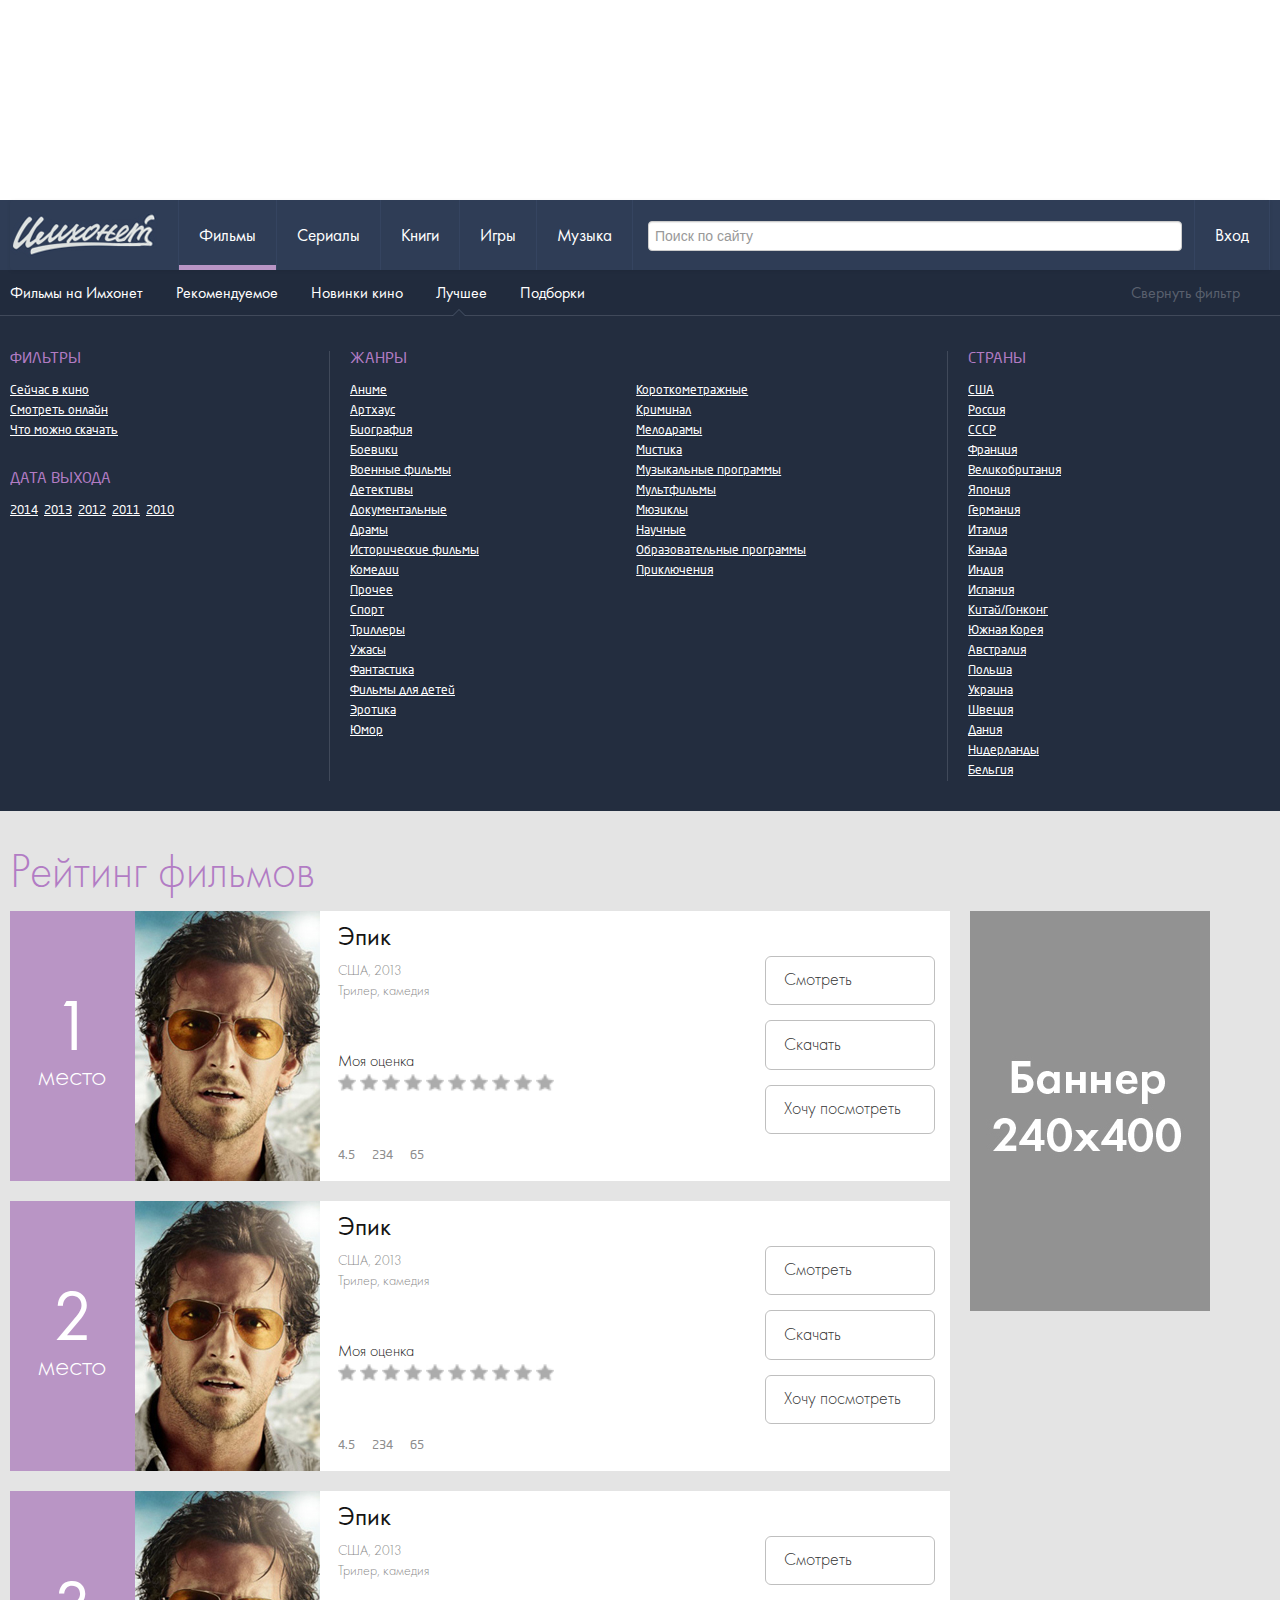
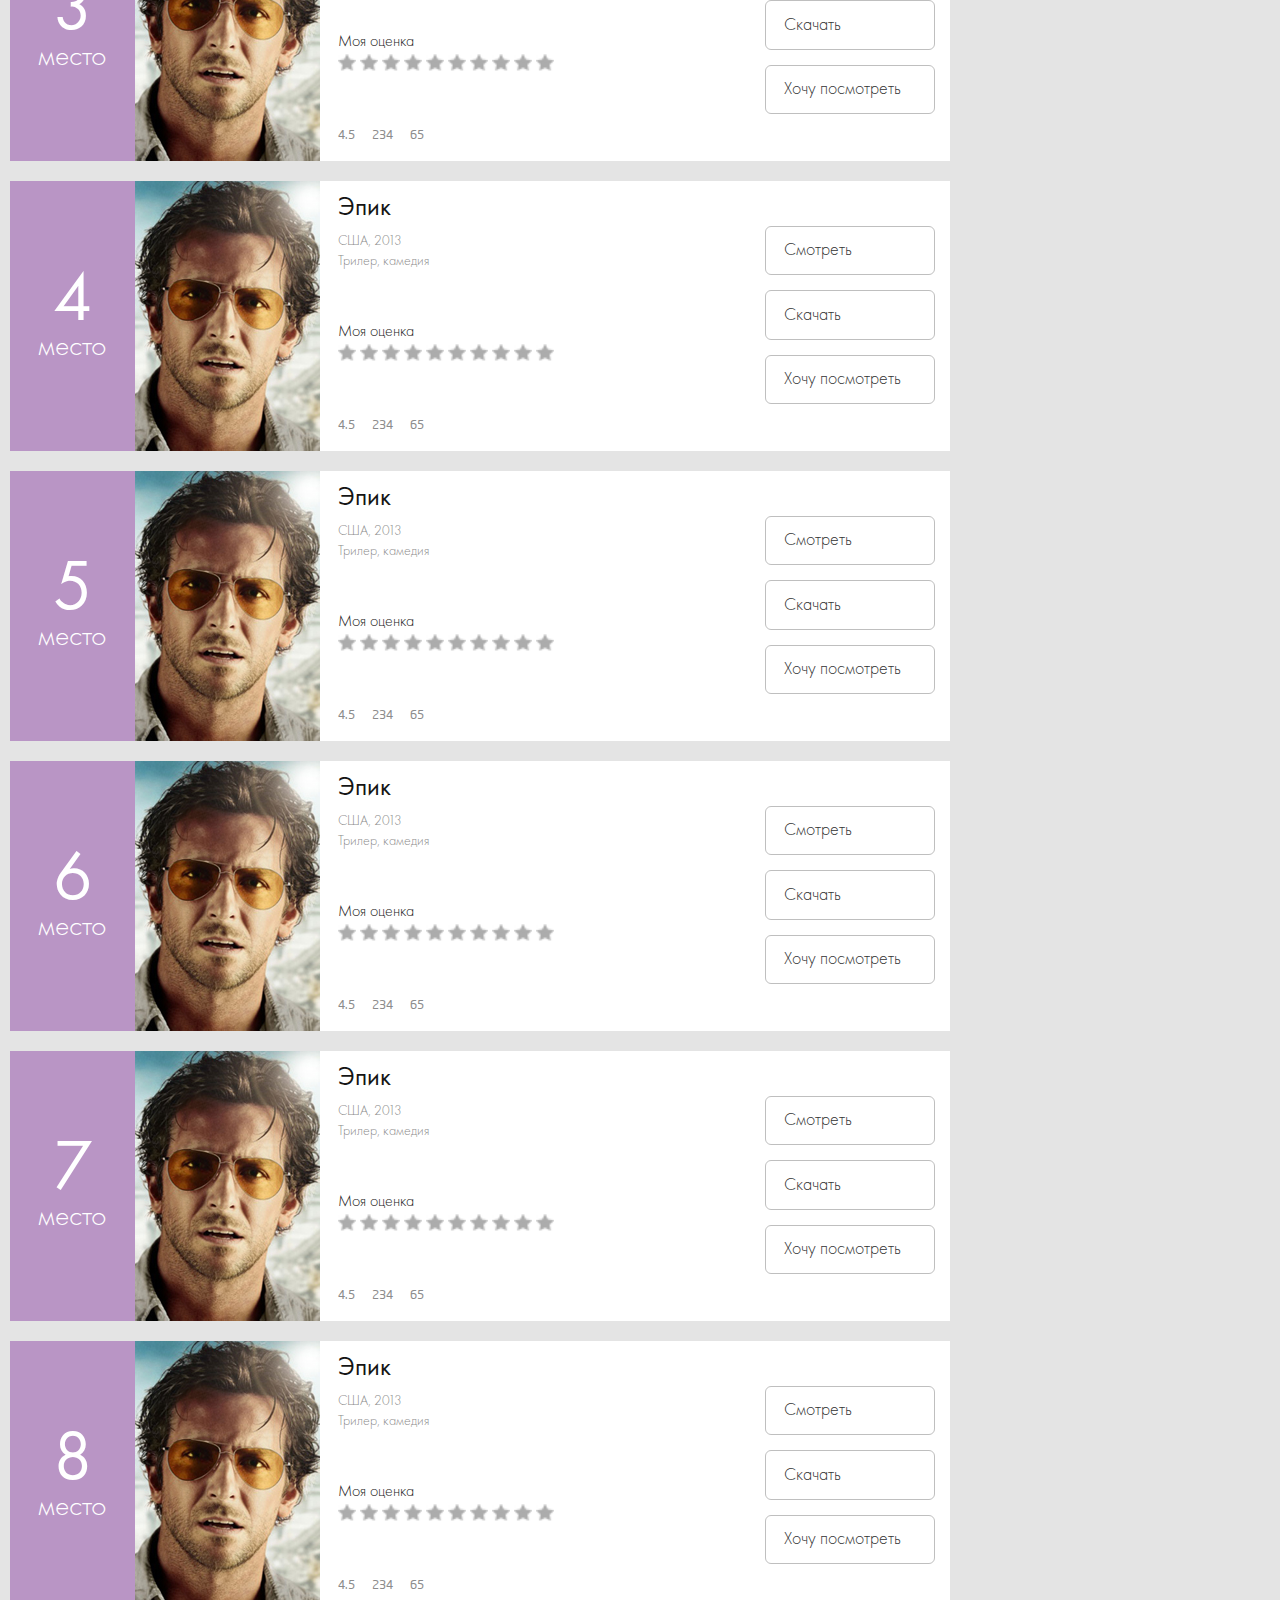
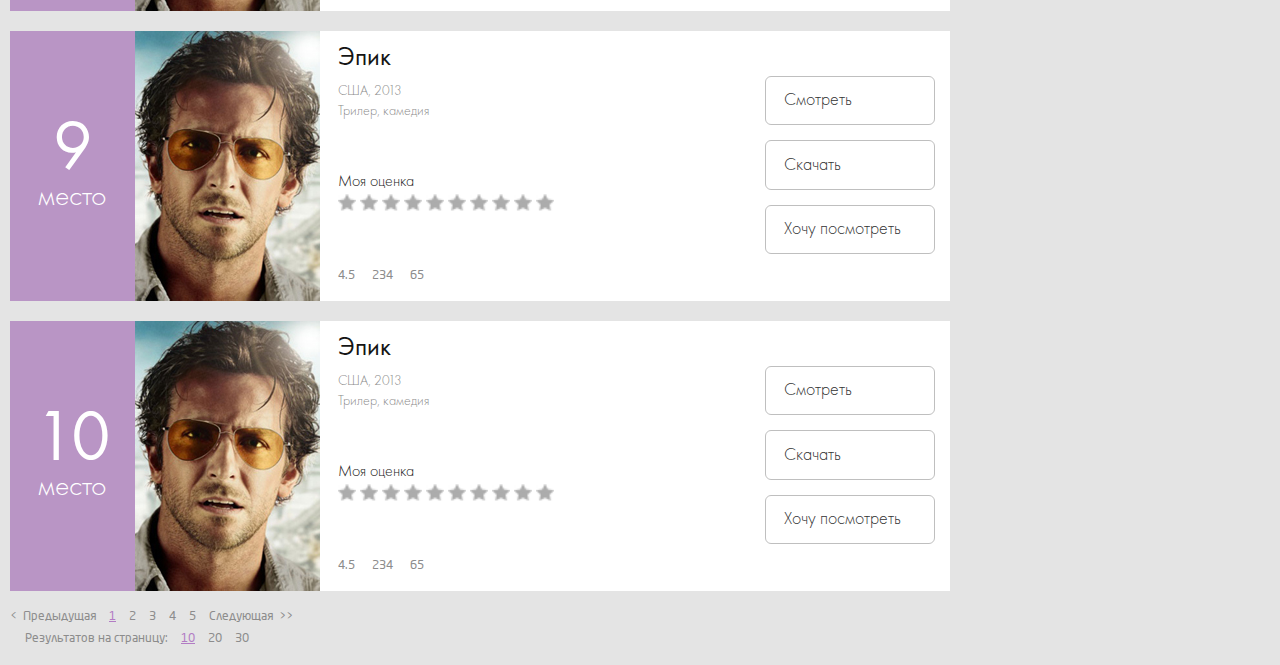
<file: 3rd-party/frontend/frontend/m-contentfilter.html>
<!DOCTYPE html>
<html lang="en">


<head>
    <meta http-equiv="Content-Type" content="text/html; charset=UTF-8">
    <meta charset="utf-8">
    <title>build</title>
    <meta name="viewport" content="width=device-width, initial-scale=1.0">


    <script data-main="js/main" src="js/lib/require.js"></script>

    <!-- Stylesheets -->
    <link href="css/main.css" rel="stylesheet">

    <script>
        require(['app', 'modules/m-contentfilter', 'modules/m-subnavigation'], function (App) {
            App.start();
        });
    </script>


</head>


<body>

<div id="wrapper">

<div id="top-advertising" class="l-section"></div>


<div id="top-navigation" class="l-section">
    <div class="l-grid">
        <div class="l-row">
            <div class="l-full">

                <div class="m-mainnavigation">
                    <div class="navbar navbar-metro">
                        <div class="navbar-inner">
                            <div class="container">
                                <a href="#" class="brand">
                                    <img src="img/logo.png" alt="imhonet">
                                </a>
                                <ul class="nav">
                                    <li class="active"><a href="#">Фильмы</a></li>
                                    <li><a href="#">Сериалы</a></li>
                                    <li><a href="#">Книги</a></li>
                                    <li><a href="#">Игры</a></li>
                                    <li><a href="#">Музыка</a></li>
                                </ul>

                                <form action="topsearch" class="navbar-search">
                                    <input type="text" placeholder="Поиск по сайту">
                                </form>
                                <ul class="nav pull-right">
                                    <li class="dropdown">
                                        <a data-toggle="dropdown" class="dropdown-toggle" href="#">Вход</a>
                                        <ul class="dropdown-menu" style="padding-top:0">
                                            <li>
                                                <div class="well"
                                                     style="margin-bottom:0;border-radius : 5px 5px 0 0; background-color: transparent; box-shadow : 0 0 0; border:0;">
                                                    <form style="margin-bottom:0;">
                                                        <div>
                                                            <label class="control-label"
                                                                   for="inputLogin">Логин</label>

                                                            <div class="controls">
                                                                <input type="text" id="inputLogin"
                                                                       placeholder="Имя пользователя">
                                                            </div>
                                                        </div>
                                                        <div>
                                                            <label class="control-label"
                                                                   for="inputPassword">Пароль</label>

                                                            <div class="controls">
                                                                <input type="password" id="inputPassword"
                                                                       placeholder="* * * * * *">
                                                            </div>
                                                        </div>
                                                        <div>
                                                            <div class="controls">
                                                                <label class="checkbox">
                                                                    <input type="checkbox"> Запомнить меня
                                                                </label>
                                                                <button type="submit" class="btn">Вход</button>
                                                            </div>
                                                        </div>
                                                    </form>
                                                </div>

                                            </li>

                                        </ul>
                                    </li>
                                </ul>
                            </div>
                        </div>
                    </div>
                </div>


            </div>
        </div>
    </div>
</div>
<div id="subnavigation" class="l-section">
    <div class="l-grid">
        <div class="l-row">
            <div class="l-full">
                <div class="m-subnavigation expanded">
                    <div class="m-subnavigation-item m-subnavigation-toggler">Свернуть фильтр</div>
                    <div class="m-subnavigation-item"><a href="#">Фильмы на Имхонет</a></div>
                    <div class="m-subnavigation-item"><a href="#">Рекомендуемое</a></div>
                    <div class="m-subnavigation-item"><a href="#">Новинки кино</a></div>
                    <div class="m-subnavigation-item"><a href="#"  class="active">Лучшее</a></div>
                    <div class="m-subnavigation-item"><a href="#">Подборки</a></div>
                </div>
            </div>
        </div>
    </div>
</div>

<div id="filter" class="l-section">
    <div class="l-grid">
        <div class="l-row">
            <div class="l-full">
                <div class="m-contentfilter">
                    <div class="m-contentfilter-wrap">
                        <div class="m-contentfilter-column left">

                            <h3 class="m-contentfilter-title">Фильтры</h3>
                            <ul class="m-contentfilter-ul">
                                <li class="m-contentfilter-item"><a href="#">Сейчас в кино</a></li>
                                <li class="m-contentfilter-item"><a href="#">Смотреть онлайн</a></li>
                                <li class="m-contentfilter-item"><a href="#">Что можно скачать</a></li>
                            </ul>

                            <h3 class="m-contentfilter-title">Дата выхода</h3>
                            <ul class="m-contentfilter-ul">
                                <li class="m-contentfilter-item"><a href="#">2014</a>&nbsp;&nbsp;<a href="#">2013</a>&nbsp;&nbsp;<a
                                        href="#">2012</a>&nbsp;&nbsp;<a href="#">2011</a>&nbsp;&nbsp;<a href="#">2010</a></li>
                            </ul>

                        </div>
                        <div class="m-contentfilter-column center">

                            <h3 class="m-contentfilter-title">Жанры</h3>
                            <ul class="m-contentfilter-ul">
                                <li class="m-contentfilter-item"><a href="#">Аниме</a></li>
                                <li class="m-contentfilter-item"><a href="#">Артхаус</a></li>
                                <li class="m-contentfilter-item"><a href="#">Биография</a></li>
                                <li class="m-contentfilter-item"><a href="#">Боевики</a></li>
                                <li class="m-contentfilter-item"><a href="#">Военные фильмы</a></li>
                                <li class="m-contentfilter-item"><a href="#">Детективы</a></li>
                                <li class="m-contentfilter-item"><a href="#">Документальные</a></li>
                                <li class="m-contentfilter-item"><a href="#">Драмы</a></li>
                                <li class="m-contentfilter-item"><a href="#">Исторические фильмы</a></li>
                                <li class="m-contentfilter-item"><a href="#">Комедии</a></li>
                            </ul>
                            <ul class="m-contentfilter-ul">
                                <li class="m-contentfilter-item"><a href="#">Короткометражные</a></li>
                                <li class="m-contentfilter-item"><a href="#">Криминал</a></li>
                                <li class="m-contentfilter-item"><a href="#">Мелодрамы</a></li>
                                <li class="m-contentfilter-item"><a href="#">Мистика</a></li>
                                <li class="m-contentfilter-item"><a href="#">Музыкальные программы</a></li>
                                <li class="m-contentfilter-item"><a href="#">Мультфильмы</a></li>
                                <li class="m-contentfilter-item"><a href="#">Мюзиклы</a></li>
                                <li class="m-contentfilter-item"><a href="#">Научные</a></li>
                                <li class="m-contentfilter-item"><a href="#">Образовательные программы</a></li>
                                <li class="m-contentfilter-item"><a href="#">Приключения</a></li>
                            </ul>
                            <ul class="m-contentfilter-ul">
                                <li class="m-contentfilter-item"><a href="#">Прочее</a></li>
                                <li class="m-contentfilter-item"><a href="#">Спорт</a></li>
                                <li class="m-contentfilter-item"><a href="#">Триллеры</a></li>
                                <li class="m-contentfilter-item"><a href="#">Ужасы</a></li>
                                <li class="m-contentfilter-item"><a href="#">Фантастика</a></li>
                                <li class="m-contentfilter-item"><a href="#">Фильмы для детей</a></li>
                                <li class="m-contentfilter-item"><a href="#">Эротика</a></li>
                                <li class="m-contentfilter-item"><a href="#">Юмор</a></li>
                            </ul>

                        </div>
                        <div class="m-contentfilter-column right">
                            <h3 class="m-contentfilter-title">Страны</h3>
                            <ul class="m-contentfilter-ul">
                                <li class="m-contentfilter-item"><a href="#">США</a></li>
                                <li class="m-contentfilter-item"><a href="#">Россия</a></li>
                                <li class="m-contentfilter-item"><a href="#">СССР</a></li>
                                <li class="m-contentfilter-item"><a href="#">Франция</a></li>
                                <li class="m-contentfilter-item"><a href="#">Великобритания</a></li>
                                <li class="m-contentfilter-item"><a href="#">Япония</a></li>
                                <li class="m-contentfilter-item"><a href="#">Германия</a></li>
                                <li class="m-contentfilter-item"><a href="#">Италия</a></li>
                                <li class="m-contentfilter-item"><a href="#">Канада</a></li>
                                <li class="m-contentfilter-item"><a href="#">Индия</a></li>
                            </ul>
                            <ul class="m-contentfilter-ul">
                                <li class="m-contentfilter-item"><a href="#">Испания</a></li>
                                <li class="m-contentfilter-item"><a href="#">Китай/Гонконг</a></li>
                                <li class="m-contentfilter-item"><a href="#">Южная Корея</a></li>
                                <li class="m-contentfilter-item"><a href="#">Австралия</a></li>
                                <li class="m-contentfilter-item"><a href="#">Польша</a></li>
                                <li class="m-contentfilter-item"><a href="#">Украина</a></li>
                                <li class="m-contentfilter-item"><a href="#">Швеция</a></li>
                                <li class="m-contentfilter-item"><a href="#">Дания</a></li>
                                <li class="m-contentfilter-item"><a href="#">Нидерланды</a></li>
                                <li class="m-contentfilter-item"><a href="#">Бельгия</a></li>
                            </ul>
                        </div></div>
                </div>
            </div>
        </div>
    </div>
</div>

<div class="l-section" id="middle">

<div class="l-grid">

<div class="l-row">

<div class="l-threequaters">

<div class="m-inlineitemslist">
<h1 class="m-inlineitemslist-h1">Рейтинг фильмов</h1>

<div class="m-inlineitemslist-item">
    <div class="m-inlineitemslist-button">
        <button type="button" class="btn  btn-large btn-theme">Смотреть</button>
        <button type="button" class="btn  btn-large btn-theme">Скачать</button>
        <button type="button" class="btn  btn-large btn-theme">Хочу посмотреть</button>
    </div>
    <div class="m-inlineitemslist-rating">
        <span class="m-inlineitemslist-rating-number">1</span><br>
        <span class="m-inlineitemslist-rating_txt">место</span>
    </div>

    <div class="m-inlineitemslist-image"><img src="img/films/185x270.jpg" alt=""></div>
    <div class="m-inlineitemslist-describe">
        <div class="m-inlineitemslist-describe-h2">Эпик</div>
        <div class="m-inlineitemslist-describe-gray">США, 2013 <br>Трилер, камедия</div>
        <div class="m-inlineitemslist-describe-score">Моя оценка<br>
            <img src="img/icons/i-star.jpg" alt="" width="18" height="18">
            <img src="img/icons/i-star.jpg" alt="" width="18" height="18">
            <img src="img/icons/i-star.jpg" alt="" width="18" height="18">
            <img src="img/icons/i-star.jpg" alt="" width="18" height="18">
            <img src="img/icons/i-star.jpg" alt="" width="18" height="18">
            <img src="img/icons/i-star.jpg" alt="" width="18" height="18">
            <img src="img/icons/i-star.jpg" alt="" width="18" height="18">
            <img src="img/icons/i-star.jpg" alt="" width="18" height="18">
            <img src="img/icons/i-star.jpg" alt="" width="18" height="18">
            <img src="img/icons/i-star.jpg" alt="" width="18" height="18">
        </div>
        <div class="m-inlineitemslist-describe-counters">
            <span class="m-inlineitemslist-describe-counter">4.5</span>
            <span class="m-inlineitemslist-describe-counter">234</span>
            <span class="m-inlineitemslist-describe-counter">65</span>
        </div>
    </div>


</div>
<div class="m-inlineitemslist-item">
    <div class="m-inlineitemslist-button">
        <button type="button" class="btn  btn-large btn-theme">Смотреть</button>
        <button type="button" class="btn  btn-large btn-theme">Скачать</button>
        <button type="button" class="btn  btn-large btn-theme">Хочу посмотреть</button>
    </div>
    <div class="m-inlineitemslist-rating">
        <span class="m-inlineitemslist-rating-number">2</span><br>
        <span class="m-inlineitemslist-rating_txt">место</span>
    </div>

    <div class="m-inlineitemslist-image"><img src="img/films/185x270.jpg" alt=""></div>
    <div class="m-inlineitemslist-describe">
        <div class="m-inlineitemslist-describe-h2">Эпик</div>
        <div class="m-inlineitemslist-describe-gray">США, 2013 <br>Трилер, камедия</div>
        <div class="m-inlineitemslist-describe-score">Моя оценка<br>
            <img src="img/icons/i-star.jpg" alt="" width="18" height="18">
            <img src="img/icons/i-star.jpg" alt="" width="18" height="18">
            <img src="img/icons/i-star.jpg" alt="" width="18" height="18">
            <img src="img/icons/i-star.jpg" alt="" width="18" height="18">
            <img src="img/icons/i-star.jpg" alt="" width="18" height="18">
            <img src="img/icons/i-star.jpg" alt="" width="18" height="18">
            <img src="img/icons/i-star.jpg" alt="" width="18" height="18">
            <img src="img/icons/i-star.jpg" alt="" width="18" height="18">
            <img src="img/icons/i-star.jpg" alt="" width="18" height="18">
            <img src="img/icons/i-star.jpg" alt="" width="18" height="18">
        </div>
        <div class="m-inlineitemslist-describe-counters">
            <span class="m-inlineitemslist-describe-counter">4.5</span>
            <span class="m-inlineitemslist-describe-counter">234</span>
            <span class="m-inlineitemslist-describe-counter">65</span>
        </div>
    </div>


</div>
<div class="m-inlineitemslist-item">
    <div class="m-inlineitemslist-button">
        <button type="button" class="btn  btn-large btn-theme">Смотреть</button>
        <button type="button" class="btn  btn-large btn-theme">Скачать</button>
        <button type="button" class="btn  btn-large btn-theme">Хочу посмотреть</button>
    </div>
    <div class="m-inlineitemslist-rating">
        <span class="m-inlineitemslist-rating-number">3</span><br>
        <span class="m-inlineitemslist-rating_txt">место</span>
    </div>

    <div class="m-inlineitemslist-image"><img src="img/films/185x270.jpg" alt=""></div>
    <div class="m-inlineitemslist-describe">
        <div class="m-inlineitemslist-describe-h2">Эпик</div>
        <div class="m-inlineitemslist-describe-gray">США, 2013 <br>Трилер, камедия</div>
        <div class="m-inlineitemslist-describe-score">Моя оценка<br>
            <img src="img/icons/i-star.jpg" alt="" width="18" height="18">
            <img src="img/icons/i-star.jpg" alt="" width="18" height="18">
            <img src="img/icons/i-star.jpg" alt="" width="18" height="18">
            <img src="img/icons/i-star.jpg" alt="" width="18" height="18">
            <img src="img/icons/i-star.jpg" alt="" width="18" height="18">
            <img src="img/icons/i-star.jpg" alt="" width="18" height="18">
            <img src="img/icons/i-star.jpg" alt="" width="18" height="18">
            <img src="img/icons/i-star.jpg" alt="" width="18" height="18">
            <img src="img/icons/i-star.jpg" alt="" width="18" height="18">
            <img src="img/icons/i-star.jpg" alt="" width="18" height="18">
        </div>
        <div class="m-inlineitemslist-describe-counters">
            <span class="m-inlineitemslist-describe-counter">4.5</span>
            <span class="m-inlineitemslist-describe-counter">234</span>
            <span class="m-inlineitemslist-describe-counter">65</span>
        </div>
    </div>


</div>
<div class="m-inlineitemslist-item">
    <div class="m-inlineitemslist-button">
        <button type="button" class="btn  btn-large btn-theme">Смотреть</button>
        <button type="button" class="btn  btn-large btn-theme">Скачать</button>
        <button type="button" class="btn  btn-large btn-theme">Хочу посмотреть</button>
    </div>
    <div class="m-inlineitemslist-rating">
        <span class="m-inlineitemslist-rating-number">4</span><br>
        <span class="m-inlineitemslist-rating_txt">место</span>
    </div>

    <div class="m-inlineitemslist-image"><img src="img/films/185x270.jpg" alt=""></div>
    <div class="m-inlineitemslist-describe">
        <div class="m-inlineitemslist-describe-h2">Эпик</div>
        <div class="m-inlineitemslist-describe-gray">США, 2013 <br>Трилер, камедия</div>
        <div class="m-inlineitemslist-describe-score">Моя оценка<br>
            <img src="img/icons/i-star.jpg" alt="" width="18" height="18">
            <img src="img/icons/i-star.jpg" alt="" width="18" height="18">
            <img src="img/icons/i-star.jpg" alt="" width="18" height="18">
            <img src="img/icons/i-star.jpg" alt="" width="18" height="18">
            <img src="img/icons/i-star.jpg" alt="" width="18" height="18">
            <img src="img/icons/i-star.jpg" alt="" width="18" height="18">
            <img src="img/icons/i-star.jpg" alt="" width="18" height="18">
            <img src="img/icons/i-star.jpg" alt="" width="18" height="18">
            <img src="img/icons/i-star.jpg" alt="" width="18" height="18">
            <img src="img/icons/i-star.jpg" alt="" width="18" height="18">
        </div>
        <div class="m-inlineitemslist-describe-counters">
            <span class="m-inlineitemslist-describe-counter">4.5</span>
            <span class="m-inlineitemslist-describe-counter">234</span>
            <span class="m-inlineitemslist-describe-counter">65</span>
        </div>
    </div>


</div>
<div class="m-inlineitemslist-item">
    <div class="m-inlineitemslist-button">
        <button type="button" class="btn  btn-large btn-theme">Смотреть</button>
        <button type="button" class="btn  btn-large btn-theme">Скачать</button>
        <button type="button" class="btn  btn-large btn-theme">Хочу посмотреть</button>
    </div>
    <div class="m-inlineitemslist-rating">
        <span class="m-inlineitemslist-rating-number">5</span><br>
        <span class="m-inlineitemslist-rating_txt">место</span>
    </div>

    <div class="m-inlineitemslist-image"><img src="img/films/185x270.jpg" alt=""></div>
    <div class="m-inlineitemslist-describe">
        <div class="m-inlineitemslist-describe-h2">Эпик</div>
        <div class="m-inlineitemslist-describe-gray">США, 2013 <br>Трилер, камедия</div>
        <div class="m-inlineitemslist-describe-score">Моя оценка<br>
            <img src="img/icons/i-star.jpg" alt="" width="18" height="18">
            <img src="img/icons/i-star.jpg" alt="" width="18" height="18">
            <img src="img/icons/i-star.jpg" alt="" width="18" height="18">
            <img src="img/icons/i-star.jpg" alt="" width="18" height="18">
            <img src="img/icons/i-star.jpg" alt="" width="18" height="18">
            <img src="img/icons/i-star.jpg" alt="" width="18" height="18">
            <img src="img/icons/i-star.jpg" alt="" width="18" height="18">
            <img src="img/icons/i-star.jpg" alt="" width="18" height="18">
            <img src="img/icons/i-star.jpg" alt="" width="18" height="18">
            <img src="img/icons/i-star.jpg" alt="" width="18" height="18">
        </div>
        <div class="m-inlineitemslist-describe-counters">
            <span class="m-inlineitemslist-describe-counter">4.5</span>
            <span class="m-inlineitemslist-describe-counter">234</span>
            <span class="m-inlineitemslist-describe-counter">65</span>
        </div>
    </div>


</div>
<div class="m-inlineitemslist-item">
    <div class="m-inlineitemslist-button">
        <button type="button" class="btn  btn-large btn-theme">Смотреть</button>
        <button type="button" class="btn  btn-large btn-theme">Скачать</button>
        <button type="button" class="btn  btn-large btn-theme">Хочу посмотреть</button>
    </div>
    <div class="m-inlineitemslist-rating">
        <span class="m-inlineitemslist-rating-number">6</span><br>
        <span class="m-inlineitemslist-rating_txt">место</span>
    </div>

    <div class="m-inlineitemslist-image"><img src="img/films/185x270.jpg" alt=""></div>
    <div class="m-inlineitemslist-describe">
        <div class="m-inlineitemslist-describe-h2">Эпик</div>
        <div class="m-inlineitemslist-describe-gray">США, 2013 <br>Трилер, камедия</div>
        <div class="m-inlineitemslist-describe-score">Моя оценка<br>
            <img src="img/icons/i-star.jpg" alt="" width="18" height="18">
            <img src="img/icons/i-star.jpg" alt="" width="18" height="18">
            <img src="img/icons/i-star.jpg" alt="" width="18" height="18">
            <img src="img/icons/i-star.jpg" alt="" width="18" height="18">
            <img src="img/icons/i-star.jpg" alt="" width="18" height="18">
            <img src="img/icons/i-star.jpg" alt="" width="18" height="18">
            <img src="img/icons/i-star.jpg" alt="" width="18" height="18">
            <img src="img/icons/i-star.jpg" alt="" width="18" height="18">
            <img src="img/icons/i-star.jpg" alt="" width="18" height="18">
            <img src="img/icons/i-star.jpg" alt="" width="18" height="18">
        </div>
        <div class="m-inlineitemslist-describe-counters">
            <span class="m-inlineitemslist-describe-counter">4.5</span>
            <span class="m-inlineitemslist-describe-counter">234</span>
            <span class="m-inlineitemslist-describe-counter">65</span>
        </div>
    </div>


</div>
<div class="m-inlineitemslist-item">
    <div class="m-inlineitemslist-button">
        <button type="button" class="btn  btn-large btn-theme">Смотреть</button>
        <button type="button" class="btn  btn-large btn-theme">Скачать</button>
        <button type="button" class="btn  btn-large btn-theme">Хочу посмотреть</button>
    </div>
    <div class="m-inlineitemslist-rating">
        <span class="m-inlineitemslist-rating-number">7</span><br>
        <span class="m-inlineitemslist-rating_txt">место</span>
    </div>

    <div class="m-inlineitemslist-image"><img src="img/films/185x270.jpg" alt=""></div>
    <div class="m-inlineitemslist-describe">
        <div class="m-inlineitemslist-describe-h2">Эпик</div>
        <div class="m-inlineitemslist-describe-gray">США, 2013 <br>Трилер, камедия</div>
        <div class="m-inlineitemslist-describe-score">Моя оценка<br>
            <img src="img/icons/i-star.jpg" alt="" width="18" height="18">
            <img src="img/icons/i-star.jpg" alt="" width="18" height="18">
            <img src="img/icons/i-star.jpg" alt="" width="18" height="18">
            <img src="img/icons/i-star.jpg" alt="" width="18" height="18">
            <img src="img/icons/i-star.jpg" alt="" width="18" height="18">
            <img src="img/icons/i-star.jpg" alt="" width="18" height="18">
            <img src="img/icons/i-star.jpg" alt="" width="18" height="18">
            <img src="img/icons/i-star.jpg" alt="" width="18" height="18">
            <img src="img/icons/i-star.jpg" alt="" width="18" height="18">
            <img src="img/icons/i-star.jpg" alt="" width="18" height="18">
        </div>
        <div class="m-inlineitemslist-describe-counters">
            <span class="m-inlineitemslist-describe-counter">4.5</span>
            <span class="m-inlineitemslist-describe-counter">234</span>
            <span class="m-inlineitemslist-describe-counter">65</span>
        </div>
    </div>


</div>
<div class="m-inlineitemslist-item">
    <div class="m-inlineitemslist-button">
        <button type="button" class="btn  btn-large btn-theme">Смотреть</button>
        <button type="button" class="btn  btn-large btn-theme">Скачать</button>
        <button type="button" class="btn  btn-large btn-theme">Хочу посмотреть</button>
    </div>
    <div class="m-inlineitemslist-rating">
        <span class="m-inlineitemslist-rating-number">8</span><br>
        <span class="m-inlineitemslist-rating_txt">место</span>
    </div>

    <div class="m-inlineitemslist-image"><img src="img/films/185x270.jpg" alt=""></div>
    <div class="m-inlineitemslist-describe">
        <div class="m-inlineitemslist-describe-h2">Эпик</div>
        <div class="m-inlineitemslist-describe-gray">США, 2013 <br>Трилер, камедия</div>
        <div class="m-inlineitemslist-describe-score">Моя оценка<br>
            <img src="img/icons/i-star.jpg" alt="" width="18" height="18">
            <img src="img/icons/i-star.jpg" alt="" width="18" height="18">
            <img src="img/icons/i-star.jpg" alt="" width="18" height="18">
            <img src="img/icons/i-star.jpg" alt="" width="18" height="18">
            <img src="img/icons/i-star.jpg" alt="" width="18" height="18">
            <img src="img/icons/i-star.jpg" alt="" width="18" height="18">
            <img src="img/icons/i-star.jpg" alt="" width="18" height="18">
            <img src="img/icons/i-star.jpg" alt="" width="18" height="18">
            <img src="img/icons/i-star.jpg" alt="" width="18" height="18">
            <img src="img/icons/i-star.jpg" alt="" width="18" height="18">
        </div>
        <div class="m-inlineitemslist-describe-counters">
            <span class="m-inlineitemslist-describe-counter">4.5</span>
            <span class="m-inlineitemslist-describe-counter">234</span>
            <span class="m-inlineitemslist-describe-counter">65</span>
        </div>
    </div>


</div>
<div class="m-inlineitemslist-item">
    <div class="m-inlineitemslist-button">
        <button type="button" class="btn  btn-large btn-theme">Смотреть</button>
        <button type="button" class="btn  btn-large btn-theme">Скачать</button>
        <button type="button" class="btn  btn-large btn-theme">Хочу посмотреть</button>
    </div>
    <div class="m-inlineitemslist-rating">
        <span class="m-inlineitemslist-rating-number">9</span><br>
        <span class="m-inlineitemslist-rating_txt">место</span>
    </div>

    <div class="m-inlineitemslist-image"><img src="img/films/185x270.jpg" alt=""></div>
    <div class="m-inlineitemslist-describe">
        <div class="m-inlineitemslist-describe-h2">Эпик</div>
        <div class="m-inlineitemslist-describe-gray">США, 2013 <br>Трилер, камедия</div>
        <div class="m-inlineitemslist-describe-score">Моя оценка<br>
            <img src="img/icons/i-star.jpg" alt="" width="18" height="18">
            <img src="img/icons/i-star.jpg" alt="" width="18" height="18">
            <img src="img/icons/i-star.jpg" alt="" width="18" height="18">
            <img src="img/icons/i-star.jpg" alt="" width="18" height="18">
            <img src="img/icons/i-star.jpg" alt="" width="18" height="18">
            <img src="img/icons/i-star.jpg" alt="" width="18" height="18">
            <img src="img/icons/i-star.jpg" alt="" width="18" height="18">
            <img src="img/icons/i-star.jpg" alt="" width="18" height="18">
            <img src="img/icons/i-star.jpg" alt="" width="18" height="18">
            <img src="img/icons/i-star.jpg" alt="" width="18" height="18">
        </div>
        <div class="m-inlineitemslist-describe-counters">
            <span class="m-inlineitemslist-describe-counter">4.5</span>
            <span class="m-inlineitemslist-describe-counter">234</span>
            <span class="m-inlineitemslist-describe-counter">65</span>
        </div>
    </div>


</div>
<div class="m-inlineitemslist-item">
    <div class="m-inlineitemslist-button">
        <button type="button" class="btn  btn-large btn-theme">Смотреть</button>
        <button type="button" class="btn  btn-large btn-theme">Скачать</button>
        <button type="button" class="btn  btn-large btn-theme">Хочу посмотреть</button>
    </div>
    <div class="m-inlineitemslist-rating">
        <span class="m-inlineitemslist-rating-number">10</span><br>
        <span class="m-inlineitemslist-rating_txt">место</span>
    </div>

    <div class="m-inlineitemslist-image"><img src="img/films/185x270.jpg" alt=""></div>
    <div class="m-inlineitemslist-describe">
        <div class="m-inlineitemslist-describe-h2">Эпик</div>
        <div class="m-inlineitemslist-describe-gray">США, 2013 <br>Трилер, камедия</div>
        <div class="m-inlineitemslist-describe-score">Моя оценка<br>
            <img src="img/icons/i-star.jpg" alt="" width="18" height="18">
            <img src="img/icons/i-star.jpg" alt="" width="18" height="18">
            <img src="img/icons/i-star.jpg" alt="" width="18" height="18">
            <img src="img/icons/i-star.jpg" alt="" width="18" height="18">
            <img src="img/icons/i-star.jpg" alt="" width="18" height="18">
            <img src="img/icons/i-star.jpg" alt="" width="18" height="18">
            <img src="img/icons/i-star.jpg" alt="" width="18" height="18">
            <img src="img/icons/i-star.jpg" alt="" width="18" height="18">
            <img src="img/icons/i-star.jpg" alt="" width="18" height="18">
            <img src="img/icons/i-star.jpg" alt="" width="18" height="18">
        </div>
        <div class="m-inlineitemslist-describe-counters">
            <span class="m-inlineitemslist-describe-counter">4.5</span>
            <span class="m-inlineitemslist-describe-counter">234</span>
            <span class="m-inlineitemslist-describe-counter">65</span>
        </div>
    </div>


</div>

</div>

<div class="m-pagination">
    <a href="#"><&nbsp;&nbsp;Предыдущая</a>
    <a href="#" class="active">1</a>
    <a href="#">2</a>
    <a href="#">3</a>
    <a href="#">4</a>
    <a href="#">5</a>
    <a href="#">Следующая&nbsp;&nbsp;>></a>
</div>
<div class="m-result"><span>Результатов на страницу:</span>
    <a href="#" class="active">10</a>
    <a href="#">20</a>
    <a href="#">30</a>
</div>
</div>

<div class="l-quater">
    <div style="margin-top: 100px;"><img src="img/films/banner240x400.jpg"></div>
</div>

</div>

</div>

</div>


</div>

</body>

</html>
</file>
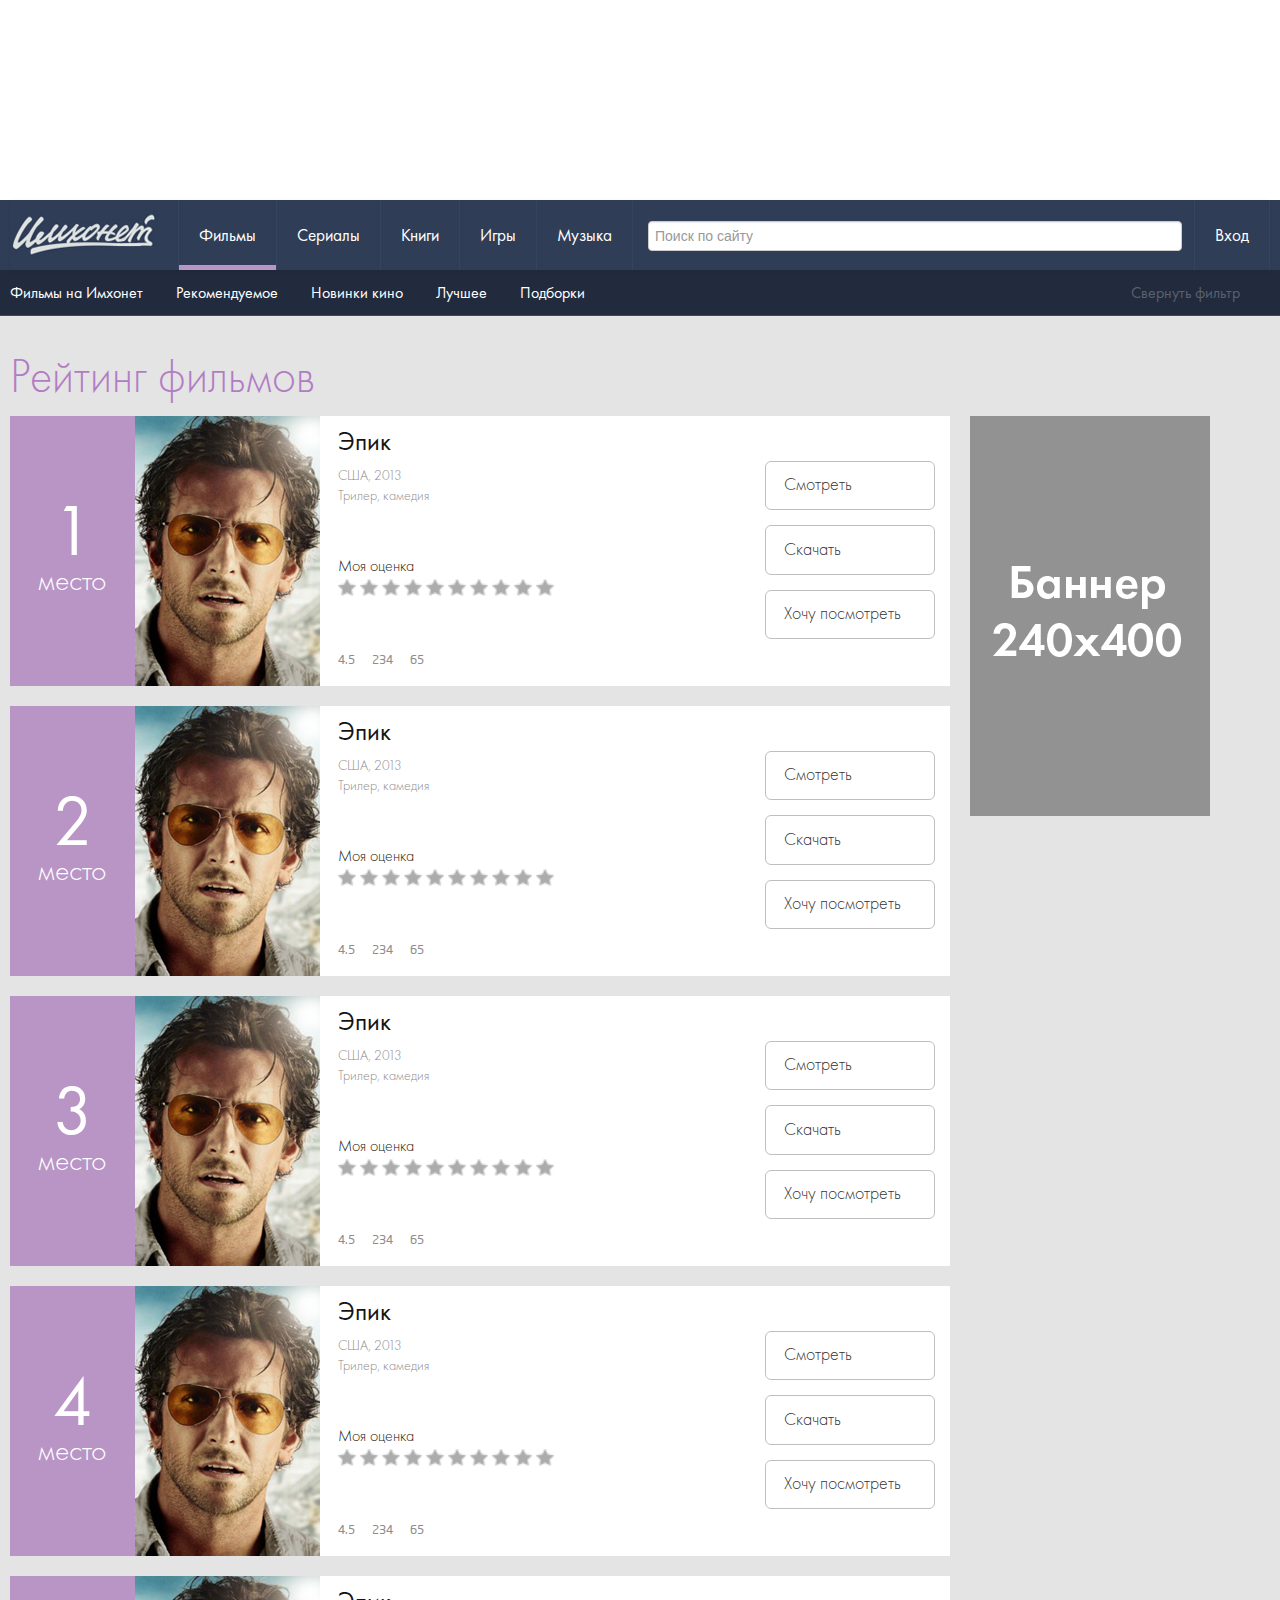
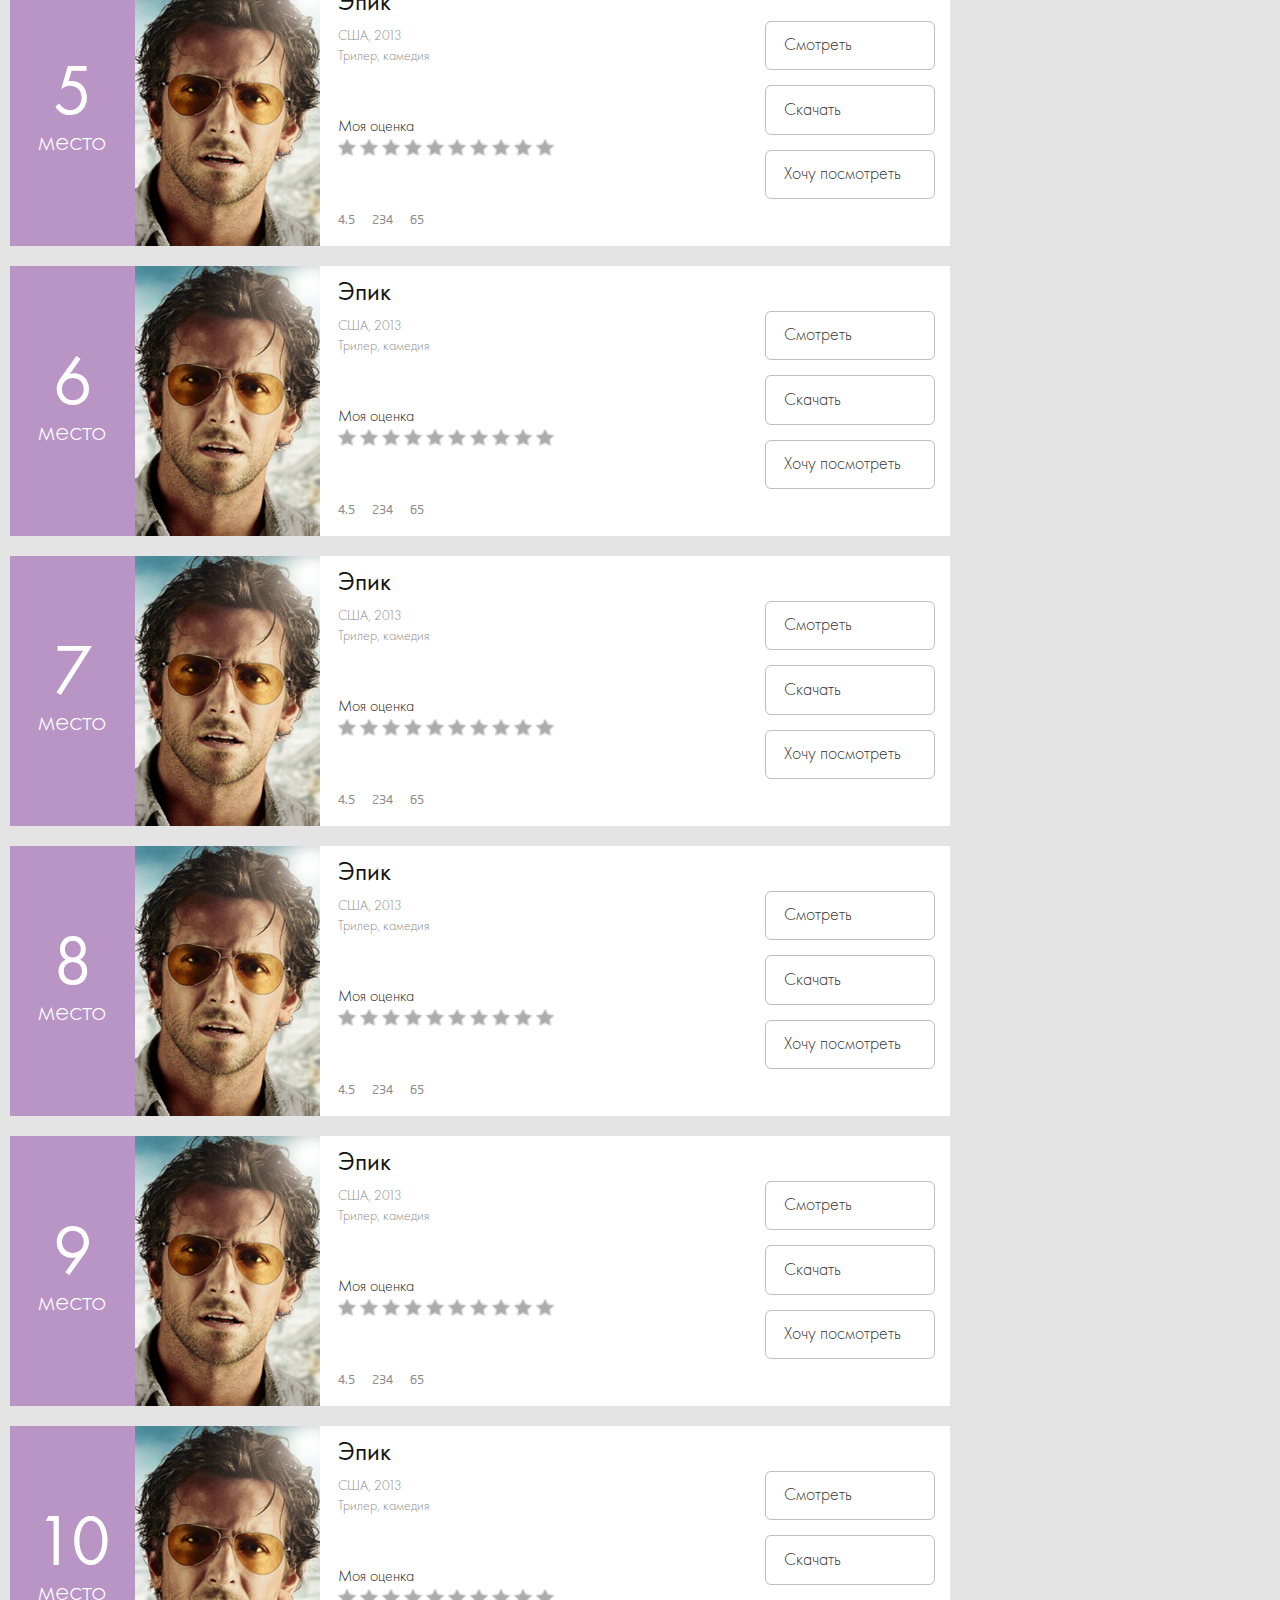
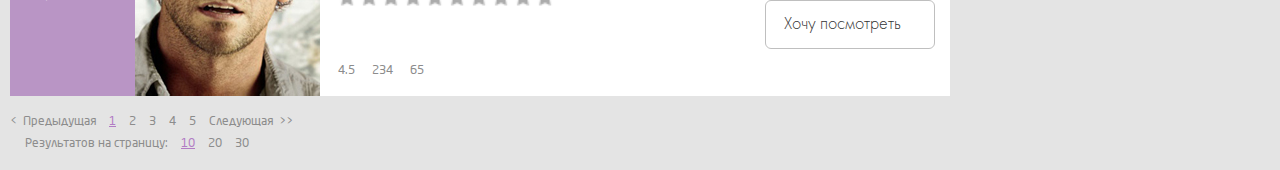
<file: 3rd-party/frontend/frontend/m-inlineitemslist.html>
<!DOCTYPE html>
<html lang="en">


<head>
    <meta http-equiv="Content-Type" content="text/html; charset=UTF-8">
    <meta charset="utf-8">
    <title>build</title>
    <meta name="viewport" content="width=device-width, initial-scale=1.0">


    <script data-main="js/main" src="js/lib/require.js"></script>

    <!-- Stylesheets -->
    <link href="css/main.css" rel="stylesheet">

    <script>
        require(['app', 'modules/m-subnavigation'], function (App) {
            App.start();
        });
    </script>



</head>


<body>

<div id="wrapper">

<div id="top-advertising" class="l-section"></div>


<div id="top-navigation" class="l-section">
    <div class="l-grid">
        <div class="l-row">
            <div class="l-full">

                <div class="m-mainnavigation">
                    <div class="navbar navbar-metro">
                        <div class="navbar-inner">
                            <div class="container">
                                <a href="#" class="brand">
                                    <img src="img/logo.png" alt="imhonet">
                                </a>
                                <ul class="nav">
                                    <li class="active"><a href="#">Фильмы</a></li>
                                    <li><a href="#">Сериалы</a></li>
                                    <li><a href="#">Книги</a></li>
                                    <li><a href="#">Игры</a></li>
                                    <li><a href="#">Музыка</a></li>
                                </ul>

                                <form action="topsearch" class="navbar-search">
                                    <input type="text" placeholder="Поиск по сайту">
                                </form>
                                <ul class="nav pull-right">
                                    <li class="dropdown">
                                        <a data-toggle="dropdown" class="dropdown-toggle" href="#">Вход</a>
                                        <ul class="dropdown-menu" style="padding-top:0">
                                            <li>
                                                <div class="well"
                                                     style="margin-bottom:0;border-radius : 5px 5px 0 0; background-color: transparent; box-shadow : 0 0 0; border:0;">
                                                    <form style="margin-bottom:0;">
                                                        <div>
                                                            <label class="control-label"
                                                                   for="inputLogin">Логин</label>

                                                            <div class="controls">
                                                                <input type="text" id="inputLogin"
                                                                       placeholder="Имя пользователя">
                                                            </div>
                                                        </div>
                                                        <div>
                                                            <label class="control-label"
                                                                   for="inputPassword">Пароль</label>

                                                            <div class="controls">
                                                                <input type="password" id="inputPassword"
                                                                       placeholder="* * * * * *">
                                                            </div>
                                                        </div>
                                                        <div>
                                                            <div class="controls">
                                                                <label class="checkbox">
                                                                    <input type="checkbox"> Запомнить меня
                                                                </label>
                                                                <button type="submit" class="btn">Вход</button>
                                                            </div>
                                                        </div>
                                                    </form>
                                                </div>

                                            </li>

                                        </ul>
                                    </li>
                                </ul>
                            </div>
                        </div>
                    </div>
                </div>


            </div>
        </div>
    </div>
</div>
<div id="subnavigation" class="l-section">
    <div class="l-grid">
        <div class="l-row">
            <div class="l-full">
                <div class="m-subnavigation">
                    <div class="m-subnavigation-item m-subnavigation-toggler">Свернуть фильтр</div>
                    <div class="m-subnavigation-item"><a href="#">Фильмы на Имхонет</a></div>
                    <div class="m-subnavigation-item"><a href="#">Рекомендуемое</a></div>
                    <div class="m-subnavigation-item"><a href="#">Новинки кино</a></div>
                    <div class="m-subnavigation-item"><a href="#">Лучшее</a></div>
                    <div class="m-subnavigation-item"><a href="#">Подборки</a></div>
                </div>
            </div>
        </div>
    </div>
</div>

<div class="l-section" id="middle">

<div class="l-grid">

<div class="l-row">

<div class="l-threequaters">

<div class="m-inlineitemslist">
<h1 class="m-inlineitemslist-h1">Рейтинг фильмов</h1>

<div class="m-inlineitemslist-item">
    <div class="m-inlineitemslist-button">
        <button type="button" class="btn  btn-large btn-theme">Смотреть</button>
        <button type="button" class="btn  btn-large btn-theme">Скачать</button>
        <button type="button" class="btn  btn-large btn-theme">Хочу посмотреть</button>
    </div>
    <div class="m-inlineitemslist-rating">
        <span class="m-inlineitemslist-rating-number">1</span><br>
        <span class="m-inlineitemslist-rating_txt">место</span>
    </div>

    <div class="m-inlineitemslist-image"><img src="img/films/185x270.jpg" alt=""></div>
    <div class="m-inlineitemslist-describe">
        <div class="m-inlineitemslist-describe-h2">Эпик</div>
        <div class="m-inlineitemslist-describe-gray">США, 2013 <br>Трилер, камедия</div>
        <div class="m-inlineitemslist-describe-score">Моя оценка<br>
            <img src="img/icons/i-star.jpg" alt="" width="18" height="18">
            <img src="img/icons/i-star.jpg" alt="" width="18" height="18">
            <img src="img/icons/i-star.jpg" alt="" width="18" height="18">
            <img src="img/icons/i-star.jpg" alt="" width="18" height="18">
            <img src="img/icons/i-star.jpg" alt="" width="18" height="18">
            <img src="img/icons/i-star.jpg" alt="" width="18" height="18">
            <img src="img/icons/i-star.jpg" alt="" width="18" height="18">
            <img src="img/icons/i-star.jpg" alt="" width="18" height="18">
            <img src="img/icons/i-star.jpg" alt="" width="18" height="18">
            <img src="img/icons/i-star.jpg" alt="" width="18" height="18">
        </div>
        <div class="m-inlineitemslist-describe-counters">
            <span class="m-inlineitemslist-describe-counter">4.5</span>
            <span class="m-inlineitemslist-describe-counter">234</span>
            <span class="m-inlineitemslist-describe-counter">65</span>
        </div>
    </div>


</div>
<div class="m-inlineitemslist-item">
    <div class="m-inlineitemslist-button">
        <button type="button" class="btn  btn-large btn-theme">Смотреть</button>
        <button type="button" class="btn  btn-large btn-theme">Скачать</button>
        <button type="button" class="btn  btn-large btn-theme">Хочу посмотреть</button>
    </div>
    <div class="m-inlineitemslist-rating">
        <span class="m-inlineitemslist-rating-number">2</span><br>
        <span class="m-inlineitemslist-rating_txt">место</span>
    </div>

    <div class="m-inlineitemslist-image"><img src="img/films/185x270.jpg" alt=""></div>
    <div class="m-inlineitemslist-describe">
        <div class="m-inlineitemslist-describe-h2">Эпик</div>
        <div class="m-inlineitemslist-describe-gray">США, 2013 <br>Трилер, камедия</div>
        <div class="m-inlineitemslist-describe-score">Моя оценка<br>
            <img src="img/icons/i-star.jpg" alt="" width="18" height="18">
            <img src="img/icons/i-star.jpg" alt="" width="18" height="18">
            <img src="img/icons/i-star.jpg" alt="" width="18" height="18">
            <img src="img/icons/i-star.jpg" alt="" width="18" height="18">
            <img src="img/icons/i-star.jpg" alt="" width="18" height="18">
            <img src="img/icons/i-star.jpg" alt="" width="18" height="18">
            <img src="img/icons/i-star.jpg" alt="" width="18" height="18">
            <img src="img/icons/i-star.jpg" alt="" width="18" height="18">
            <img src="img/icons/i-star.jpg" alt="" width="18" height="18">
            <img src="img/icons/i-star.jpg" alt="" width="18" height="18">
        </div>
        <div class="m-inlineitemslist-describe-counters">
            <span class="m-inlineitemslist-describe-counter">4.5</span>
            <span class="m-inlineitemslist-describe-counter">234</span>
            <span class="m-inlineitemslist-describe-counter">65</span>
        </div>
    </div>


</div>
<div class="m-inlineitemslist-item">
    <div class="m-inlineitemslist-button">
        <button type="button" class="btn  btn-large btn-theme">Смотреть</button>
        <button type="button" class="btn  btn-large btn-theme">Скачать</button>
        <button type="button" class="btn  btn-large btn-theme">Хочу посмотреть</button>
    </div>
    <div class="m-inlineitemslist-rating">
        <span class="m-inlineitemslist-rating-number">3</span><br>
        <span class="m-inlineitemslist-rating_txt">место</span>
    </div>

    <div class="m-inlineitemslist-image"><img src="img/films/185x270.jpg" alt=""></div>
    <div class="m-inlineitemslist-describe">
        <div class="m-inlineitemslist-describe-h2">Эпик</div>
        <div class="m-inlineitemslist-describe-gray">США, 2013 <br>Трилер, камедия</div>
        <div class="m-inlineitemslist-describe-score">Моя оценка<br>
            <img src="img/icons/i-star.jpg" alt="" width="18" height="18">
            <img src="img/icons/i-star.jpg" alt="" width="18" height="18">
            <img src="img/icons/i-star.jpg" alt="" width="18" height="18">
            <img src="img/icons/i-star.jpg" alt="" width="18" height="18">
            <img src="img/icons/i-star.jpg" alt="" width="18" height="18">
            <img src="img/icons/i-star.jpg" alt="" width="18" height="18">
            <img src="img/icons/i-star.jpg" alt="" width="18" height="18">
            <img src="img/icons/i-star.jpg" alt="" width="18" height="18">
            <img src="img/icons/i-star.jpg" alt="" width="18" height="18">
            <img src="img/icons/i-star.jpg" alt="" width="18" height="18">
        </div>
        <div class="m-inlineitemslist-describe-counters">
            <span class="m-inlineitemslist-describe-counter">4.5</span>
            <span class="m-inlineitemslist-describe-counter">234</span>
            <span class="m-inlineitemslist-describe-counter">65</span>
        </div>
    </div>


</div>
<div class="m-inlineitemslist-item">
    <div class="m-inlineitemslist-button">
        <button type="button" class="btn  btn-large btn-theme">Смотреть</button>
        <button type="button" class="btn  btn-large btn-theme">Скачать</button>
        <button type="button" class="btn  btn-large btn-theme">Хочу посмотреть</button>
    </div>
    <div class="m-inlineitemslist-rating">
        <span class="m-inlineitemslist-rating-number">4</span><br>
        <span class="m-inlineitemslist-rating_txt">место</span>
    </div>

    <div class="m-inlineitemslist-image"><img src="img/films/185x270.jpg" alt=""></div>
    <div class="m-inlineitemslist-describe">
        <div class="m-inlineitemslist-describe-h2">Эпик</div>
        <div class="m-inlineitemslist-describe-gray">США, 2013 <br>Трилер, камедия</div>
        <div class="m-inlineitemslist-describe-score">Моя оценка<br>
            <img src="img/icons/i-star.jpg" alt="" width="18" height="18">
            <img src="img/icons/i-star.jpg" alt="" width="18" height="18">
            <img src="img/icons/i-star.jpg" alt="" width="18" height="18">
            <img src="img/icons/i-star.jpg" alt="" width="18" height="18">
            <img src="img/icons/i-star.jpg" alt="" width="18" height="18">
            <img src="img/icons/i-star.jpg" alt="" width="18" height="18">
            <img src="img/icons/i-star.jpg" alt="" width="18" height="18">
            <img src="img/icons/i-star.jpg" alt="" width="18" height="18">
            <img src="img/icons/i-star.jpg" alt="" width="18" height="18">
            <img src="img/icons/i-star.jpg" alt="" width="18" height="18">
        </div>
        <div class="m-inlineitemslist-describe-counters">
            <span class="m-inlineitemslist-describe-counter">4.5</span>
            <span class="m-inlineitemslist-describe-counter">234</span>
            <span class="m-inlineitemslist-describe-counter">65</span>
        </div>
    </div>


</div>
<div class="m-inlineitemslist-item">
    <div class="m-inlineitemslist-button">
        <button type="button" class="btn  btn-large btn-theme">Смотреть</button>
        <button type="button" class="btn  btn-large btn-theme">Скачать</button>
        <button type="button" class="btn  btn-large btn-theme">Хочу посмотреть</button>
    </div>
    <div class="m-inlineitemslist-rating">
        <span class="m-inlineitemslist-rating-number">5</span><br>
        <span class="m-inlineitemslist-rating_txt">место</span>
    </div>

    <div class="m-inlineitemslist-image"><img src="img/films/185x270.jpg" alt=""></div>
    <div class="m-inlineitemslist-describe">
        <div class="m-inlineitemslist-describe-h2">Эпик</div>
        <div class="m-inlineitemslist-describe-gray">США, 2013 <br>Трилер, камедия</div>
        <div class="m-inlineitemslist-describe-score">Моя оценка<br>
            <img src="img/icons/i-star.jpg" alt="" width="18" height="18">
            <img src="img/icons/i-star.jpg" alt="" width="18" height="18">
            <img src="img/icons/i-star.jpg" alt="" width="18" height="18">
            <img src="img/icons/i-star.jpg" alt="" width="18" height="18">
            <img src="img/icons/i-star.jpg" alt="" width="18" height="18">
            <img src="img/icons/i-star.jpg" alt="" width="18" height="18">
            <img src="img/icons/i-star.jpg" alt="" width="18" height="18">
            <img src="img/icons/i-star.jpg" alt="" width="18" height="18">
            <img src="img/icons/i-star.jpg" alt="" width="18" height="18">
            <img src="img/icons/i-star.jpg" alt="" width="18" height="18">
        </div>
        <div class="m-inlineitemslist-describe-counters">
            <span class="m-inlineitemslist-describe-counter">4.5</span>
            <span class="m-inlineitemslist-describe-counter">234</span>
            <span class="m-inlineitemslist-describe-counter">65</span>
        </div>
    </div>


</div>
<div class="m-inlineitemslist-item">
    <div class="m-inlineitemslist-button">
        <button type="button" class="btn  btn-large btn-theme">Смотреть</button>
        <button type="button" class="btn  btn-large btn-theme">Скачать</button>
        <button type="button" class="btn  btn-large btn-theme">Хочу посмотреть</button>
    </div>
    <div class="m-inlineitemslist-rating">
        <span class="m-inlineitemslist-rating-number">6</span><br>
        <span class="m-inlineitemslist-rating_txt">место</span>
    </div>

    <div class="m-inlineitemslist-image"><img src="img/films/185x270.jpg" alt=""></div>
    <div class="m-inlineitemslist-describe">
        <div class="m-inlineitemslist-describe-h2">Эпик</div>
        <div class="m-inlineitemslist-describe-gray">США, 2013 <br>Трилер, камедия</div>
        <div class="m-inlineitemslist-describe-score">Моя оценка<br>
            <img src="img/icons/i-star.jpg" alt="" width="18" height="18">
            <img src="img/icons/i-star.jpg" alt="" width="18" height="18">
            <img src="img/icons/i-star.jpg" alt="" width="18" height="18">
            <img src="img/icons/i-star.jpg" alt="" width="18" height="18">
            <img src="img/icons/i-star.jpg" alt="" width="18" height="18">
            <img src="img/icons/i-star.jpg" alt="" width="18" height="18">
            <img src="img/icons/i-star.jpg" alt="" width="18" height="18">
            <img src="img/icons/i-star.jpg" alt="" width="18" height="18">
            <img src="img/icons/i-star.jpg" alt="" width="18" height="18">
            <img src="img/icons/i-star.jpg" alt="" width="18" height="18">
        </div>
        <div class="m-inlineitemslist-describe-counters">
            <span class="m-inlineitemslist-describe-counter">4.5</span>
            <span class="m-inlineitemslist-describe-counter">234</span>
            <span class="m-inlineitemslist-describe-counter">65</span>
        </div>
    </div>


</div>
<div class="m-inlineitemslist-item">
    <div class="m-inlineitemslist-button">
        <button type="button" class="btn  btn-large btn-theme">Смотреть</button>
        <button type="button" class="btn  btn-large btn-theme">Скачать</button>
        <button type="button" class="btn  btn-large btn-theme">Хочу посмотреть</button>
    </div>
    <div class="m-inlineitemslist-rating">
        <span class="m-inlineitemslist-rating-number">7</span><br>
        <span class="m-inlineitemslist-rating_txt">место</span>
    </div>

    <div class="m-inlineitemslist-image"><img src="img/films/185x270.jpg" alt=""></div>
    <div class="m-inlineitemslist-describe">
        <div class="m-inlineitemslist-describe-h2">Эпик</div>
        <div class="m-inlineitemslist-describe-gray">США, 2013 <br>Трилер, камедия</div>
        <div class="m-inlineitemslist-describe-score">Моя оценка<br>
            <img src="img/icons/i-star.jpg" alt="" width="18" height="18">
            <img src="img/icons/i-star.jpg" alt="" width="18" height="18">
            <img src="img/icons/i-star.jpg" alt="" width="18" height="18">
            <img src="img/icons/i-star.jpg" alt="" width="18" height="18">
            <img src="img/icons/i-star.jpg" alt="" width="18" height="18">
            <img src="img/icons/i-star.jpg" alt="" width="18" height="18">
            <img src="img/icons/i-star.jpg" alt="" width="18" height="18">
            <img src="img/icons/i-star.jpg" alt="" width="18" height="18">
            <img src="img/icons/i-star.jpg" alt="" width="18" height="18">
            <img src="img/icons/i-star.jpg" alt="" width="18" height="18">
        </div>
        <div class="m-inlineitemslist-describe-counters">
            <span class="m-inlineitemslist-describe-counter">4.5</span>
            <span class="m-inlineitemslist-describe-counter">234</span>
            <span class="m-inlineitemslist-describe-counter">65</span>
        </div>
    </div>


</div>
<div class="m-inlineitemslist-item">
    <div class="m-inlineitemslist-button">
        <button type="button" class="btn  btn-large btn-theme">Смотреть</button>
        <button type="button" class="btn  btn-large btn-theme">Скачать</button>
        <button type="button" class="btn  btn-large btn-theme">Хочу посмотреть</button>
    </div>
    <div class="m-inlineitemslist-rating">
        <span class="m-inlineitemslist-rating-number">8</span><br>
        <span class="m-inlineitemslist-rating_txt">место</span>
    </div>

    <div class="m-inlineitemslist-image"><img src="img/films/185x270.jpg" alt=""></div>
    <div class="m-inlineitemslist-describe">
        <div class="m-inlineitemslist-describe-h2">Эпик</div>
        <div class="m-inlineitemslist-describe-gray">США, 2013 <br>Трилер, камедия</div>
        <div class="m-inlineitemslist-describe-score">Моя оценка<br>
            <img src="img/icons/i-star.jpg" alt="" width="18" height="18">
            <img src="img/icons/i-star.jpg" alt="" width="18" height="18">
            <img src="img/icons/i-star.jpg" alt="" width="18" height="18">
            <img src="img/icons/i-star.jpg" alt="" width="18" height="18">
            <img src="img/icons/i-star.jpg" alt="" width="18" height="18">
            <img src="img/icons/i-star.jpg" alt="" width="18" height="18">
            <img src="img/icons/i-star.jpg" alt="" width="18" height="18">
            <img src="img/icons/i-star.jpg" alt="" width="18" height="18">
            <img src="img/icons/i-star.jpg" alt="" width="18" height="18">
            <img src="img/icons/i-star.jpg" alt="" width="18" height="18">
        </div>
        <div class="m-inlineitemslist-describe-counters">
            <span class="m-inlineitemslist-describe-counter">4.5</span>
            <span class="m-inlineitemslist-describe-counter">234</span>
            <span class="m-inlineitemslist-describe-counter">65</span>
        </div>
    </div>


</div>
<div class="m-inlineitemslist-item">
    <div class="m-inlineitemslist-button">
        <button type="button" class="btn  btn-large btn-theme">Смотреть</button>
        <button type="button" class="btn  btn-large btn-theme">Скачать</button>
        <button type="button" class="btn  btn-large btn-theme">Хочу посмотреть</button>
    </div>
    <div class="m-inlineitemslist-rating">
        <span class="m-inlineitemslist-rating-number">9</span><br>
        <span class="m-inlineitemslist-rating_txt">место</span>
    </div>

    <div class="m-inlineitemslist-image"><img src="img/films/185x270.jpg" alt=""></div>
    <div class="m-inlineitemslist-describe">
        <div class="m-inlineitemslist-describe-h2">Эпик</div>
        <div class="m-inlineitemslist-describe-gray">США, 2013 <br>Трилер, камедия</div>
        <div class="m-inlineitemslist-describe-score">Моя оценка<br>
            <img src="img/icons/i-star.jpg" alt="" width="18" height="18">
            <img src="img/icons/i-star.jpg" alt="" width="18" height="18">
            <img src="img/icons/i-star.jpg" alt="" width="18" height="18">
            <img src="img/icons/i-star.jpg" alt="" width="18" height="18">
            <img src="img/icons/i-star.jpg" alt="" width="18" height="18">
            <img src="img/icons/i-star.jpg" alt="" width="18" height="18">
            <img src="img/icons/i-star.jpg" alt="" width="18" height="18">
            <img src="img/icons/i-star.jpg" alt="" width="18" height="18">
            <img src="img/icons/i-star.jpg" alt="" width="18" height="18">
            <img src="img/icons/i-star.jpg" alt="" width="18" height="18">
        </div>
        <div class="m-inlineitemslist-describe-counters">
            <span class="m-inlineitemslist-describe-counter">4.5</span>
            <span class="m-inlineitemslist-describe-counter">234</span>
            <span class="m-inlineitemslist-describe-counter">65</span>
        </div>
    </div>


</div>
<div class="m-inlineitemslist-item">
    <div class="m-inlineitemslist-button">
        <button type="button" class="btn  btn-large btn-theme">Смотреть</button>
        <button type="button" class="btn  btn-large btn-theme">Скачать</button>
        <button type="button" class="btn  btn-large btn-theme">Хочу посмотреть</button>
    </div>
    <div class="m-inlineitemslist-rating">
        <span class="m-inlineitemslist-rating-number">10</span><br>
        <span class="m-inlineitemslist-rating_txt">место</span>
    </div>

    <div class="m-inlineitemslist-image"><img src="img/films/185x270.jpg" alt=""></div>
    <div class="m-inlineitemslist-describe">
        <div class="m-inlineitemslist-describe-h2">Эпик</div>
        <div class="m-inlineitemslist-describe-gray">США, 2013 <br>Трилер, камедия</div>
        <div class="m-inlineitemslist-describe-score">Моя оценка<br>
            <img src="img/icons/i-star.jpg" alt="" width="18" height="18">
            <img src="img/icons/i-star.jpg" alt="" width="18" height="18">
            <img src="img/icons/i-star.jpg" alt="" width="18" height="18">
            <img src="img/icons/i-star.jpg" alt="" width="18" height="18">
            <img src="img/icons/i-star.jpg" alt="" width="18" height="18">
            <img src="img/icons/i-star.jpg" alt="" width="18" height="18">
            <img src="img/icons/i-star.jpg" alt="" width="18" height="18">
            <img src="img/icons/i-star.jpg" alt="" width="18" height="18">
            <img src="img/icons/i-star.jpg" alt="" width="18" height="18">
            <img src="img/icons/i-star.jpg" alt="" width="18" height="18">
        </div>
        <div class="m-inlineitemslist-describe-counters">
            <span class="m-inlineitemslist-describe-counter">4.5</span>
            <span class="m-inlineitemslist-describe-counter">234</span>
            <span class="m-inlineitemslist-describe-counter">65</span>
        </div>
    </div>


</div>

</div>

<div class="m-pagination">
    <a href="#"><&nbsp;&nbsp;Предыдущая</a>
    <a href="#" class="active">1</a>
    <a href="#">2</a>
    <a href="#">3</a>
    <a href="#">4</a>
    <a href="#">5</a>
    <a href="#">Следующая&nbsp;&nbsp;>></a>
</div>
<div class="m-result"><span>Результатов на страницу:</span>
    <a href="#" class="active">10</a>
    <a href="#">20</a>
    <a href="#">30</a>
</div>
</div>

<div class="l-quater">
    <div style="margin-top: 100px;"><img src="img/films/banner240x400.jpg"></div>
</div>

</div>

</div>

</div>


</div>

</body>

</html>
</file>
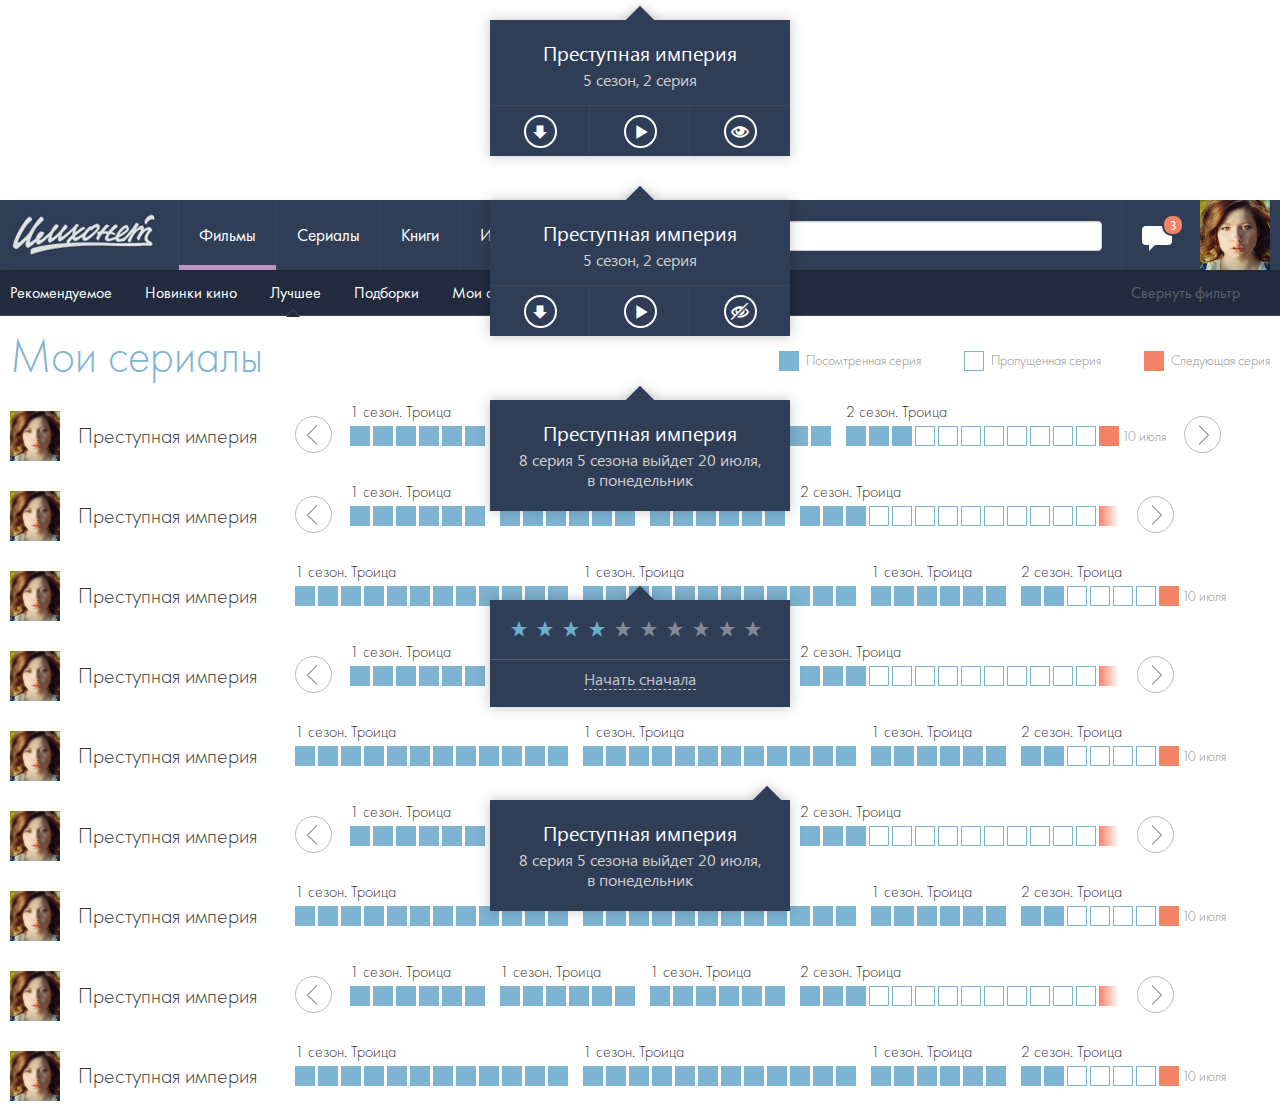
<file: 3rd-party/frontend/frontend/m-serials.html>
<!DOCTYPE html>
<html lang="en">


<head>
    <meta http-equiv="Content-Type" content="text/html; charset=UTF-8">
    <meta charset="utf-8">
    <title>build</title>
    <meta name="viewport" content="width=device-width, initial-scale=1.0">


    <script data-main="js/main" src="js/lib/require.js"></script>

    <!-- Stylesheets -->
    <link href="css/main.css" rel="stylesheet">

    <script>
        require(['app', 'modules/m-contentfilter', 'modules/m-subnavigation'], function (App) {
            App.start();
        });
    </script>

</head>


<body>

<div id="wrapper">

<div id="top-advertising" class="l-section"></div>


<div id="top-navigation" class="l-section">
    <div class="l-grid">
        <div class="l-row">
            <div class="l-full">

                <div class="m-mainnavigation">
                    <div class="navbar navbar-metro navbar-user">
                        <div class="navbar-inner">
                            <div class="container">
                                <a href="#" class="brand">
                                    <img src="img/logo.png" alt="imhonet">
                                </a>
                                <ul class="nav">
                                    <li class="active"><a href="#">Фильмы</a></li>
                                    <li><a href="#">Сериалы</a></li>
                                    <li><a href="#">Книги</a></li>
                                    <li><a href="#">Игры</a></li>
                                    <li><a href="#">Музыка</a></li>
                                </ul>

                                <form action="topsearch" class="navbar-search">
                                    <input type="text" placeholder="Поиск по сайту">
                                </form>

                                <div class="m-username">
                                    <a href="#" class="m-username-message">
                                        <div class="m-username-message-count">3</div>
                                    </a>

                                    <div class="m-username-photo"><img src="img/photogall/user.jpg" alt=""></div>
                                </div>
                            </div>
                        </div>
                    </div>
                </div>


            </div>
        </div>
    </div>
</div>


<div id="subnavigation" class="l-section">
    <div class="l-grid">
        <div class="l-row">
            <div class="l-full">
                <div class="m-subnavigation expanded">
                    <div class="m-subnavigation-item m-subnavigation-toggler">Свернуть фильтр</div>
                    <div class="m-subnavigation-item"><a href="#">Рекомендуемое</a></div>
                    <div class="m-subnavigation-item"><a href="#">Новинки кино</a></div>
                    <div class="m-subnavigation-item"><a href="#" class="active">Лучшее</a></div>
                    <div class="m-subnavigation-item"><a href="#">Подборки</a></div>
                    <div class="m-subnavigation-item"><a href="#">Мои сериалы<span
                            class="m-subnavigation-item-count">2</span></a></div>
                </div>
            </div>
        </div>
    </div>
</div>

<div id="filter" class="l-section" style="display: none;">
    <div class="l-grid">
        <div class="l-row">
            <div class="l-full">
                <div class="m-contentfilter">
                    <div class="m-contentfilter-wrap">
                        <div class="m-contentfilter-column left">

                            <h3 class="m-contentfilter-title">Фильтры</h3>
                            <ul class="m-contentfilter-ul">
                                <li class="m-contentfilter-item"><a href="#">Сейчас в кино</a></li>
                                <li class="m-contentfilter-item"><a href="#">Смотреть онлайн</a></li>
                                <li class="m-contentfilter-item"><a href="#">Что можно скачать</a></li>
                            </ul>

                            <h3 class="m-contentfilter-title">Дата выхода</h3>
                            <ul class="m-contentfilter-ul">
                                <li class="m-contentfilter-item"><a href="#">2014</a>&nbsp;&nbsp;<a href="#">2013</a>&nbsp;&nbsp;<a
                                        href="#">2012</a>&nbsp;&nbsp;<a href="#">2011</a>&nbsp;&nbsp;<a
                                        href="#">2010</a></li>
                            </ul>

                        </div>
                        <div class="m-contentfilter-column center">

                            <h3 class="m-contentfilter-title">Жанры</h3>
                            <ul class="m-contentfilter-ul">
                                <li class="m-contentfilter-item"><a href="#">Аниме</a></li>
                                <li class="m-contentfilter-item"><a href="#">Артхаус</a></li>
                                <li class="m-contentfilter-item"><a href="#">Биография</a></li>
                                <li class="m-contentfilter-item"><a href="#">Боевики</a></li>
                                <li class="m-contentfilter-item"><a href="#">Военные фильмы</a></li>
                                <li class="m-contentfilter-item"><a href="#">Детективы</a></li>
                                <li class="m-contentfilter-item"><a href="#">Документальные</a></li>
                                <li class="m-contentfilter-item"><a href="#">Драмы</a></li>
                                <li class="m-contentfilter-item"><a href="#">Исторические фильмы</a></li>
                                <li class="m-contentfilter-item"><a href="#">Комедии</a></li>
                            </ul>
                            <ul class="m-contentfilter-ul">
                                <li class="m-contentfilter-item"><a href="#">Короткометражные</a></li>
                                <li class="m-contentfilter-item"><a href="#">Криминал</a></li>
                                <li class="m-contentfilter-item"><a href="#">Мелодрамы</a></li>
                                <li class="m-contentfilter-item"><a href="#">Мистика</a></li>
                                <li class="m-contentfilter-item"><a href="#">Музыкальные программы</a></li>
                                <li class="m-contentfilter-item"><a href="#">Мультфильмы</a></li>
                                <li class="m-contentfilter-item"><a href="#">Мюзиклы</a></li>
                                <li class="m-contentfilter-item"><a href="#">Научные</a></li>
                                <li class="m-contentfilter-item"><a href="#">Образовательные программы</a></li>
                                <li class="m-contentfilter-item"><a href="#">Приключения</a></li>
                            </ul>
                            <ul class="m-contentfilter-ul">
                                <li class="m-contentfilter-item"><a href="#">Прочее</a></li>
                                <li class="m-contentfilter-item"><a href="#">Спорт</a></li>
                                <li class="m-contentfilter-item"><a href="#">Триллеры</a></li>
                                <li class="m-contentfilter-item"><a href="#">Ужасы</a></li>
                                <li class="m-contentfilter-item"><a href="#">Фантастика</a></li>
                                <li class="m-contentfilter-item"><a href="#">Фильмы для детей</a></li>
                                <li class="m-contentfilter-item"><a href="#">Эротика</a></li>
                                <li class="m-contentfilter-item"><a href="#">Юмор</a></li>
                            </ul>

                        </div>
                        <div class="m-contentfilter-column right">
                            <h3 class="m-contentfilter-title">Страны</h3>
                            <ul class="m-contentfilter-ul">
                                <li class="m-contentfilter-item"><a href="#">США</a></li>
                                <li class="m-contentfilter-item"><a href="#">Россия</a></li>
                                <li class="m-contentfilter-item"><a href="#">СССР</a></li>
                                <li class="m-contentfilter-item"><a href="#">Франция</a></li>
                                <li class="m-contentfilter-item"><a href="#">Великобритания</a></li>
                                <li class="m-contentfilter-item"><a href="#">Япония</a></li>
                                <li class="m-contentfilter-item"><a href="#">Германия</a></li>
                                <li class="m-contentfilter-item"><a href="#">Италия</a></li>
                                <li class="m-contentfilter-item"><a href="#">Канада</a></li>
                                <li class="m-contentfilter-item"><a href="#">Индия</a></li>
                            </ul>
                            <ul class="m-contentfilter-ul">
                                <li class="m-contentfilter-item"><a href="#">Испания</a></li>
                                <li class="m-contentfilter-item"><a href="#">Китай/Гонконг</a></li>
                                <li class="m-contentfilter-item"><a href="#">Южная Корея</a></li>
                                <li class="m-contentfilter-item"><a href="#">Австралия</a></li>
                                <li class="m-contentfilter-item"><a href="#">Польша</a></li>
                                <li class="m-contentfilter-item"><a href="#">Украина</a></li>
                                <li class="m-contentfilter-item"><a href="#">Швеция</a></li>
                                <li class="m-contentfilter-item"><a href="#">Дания</a></li>
                                <li class="m-contentfilter-item"><a href="#">Нидерланды</a></li>
                                <li class="m-contentfilter-item"><a href="#">Бельгия</a></li>
                            </ul>
                        </div>
                    </div>
                </div>
            </div>
        </div>
    </div>
</div>


<div class="l-section">

<div class="l-grid">

<div class="l-row">

<div class="l-full">

<div class="m-serials">
<div class="m-serials-symbols">
    <div class="m-serials-symbols-item"><span class="m-serials-episode m-serials-episode-showed"></span>Посомтренная
        серия
    </div>
    <div class="m-serials-symbols-item"><span class="m-serials-episode m-serials-episode-missed"></span>Пропущенная
        серия
    </div>
    <div class="m-serials-symbols-item"><span class="m-serials-episode m-serials-episode-next"></span>Следующая
        серия
    </div>
</div>

<h1 class="m-serials-h1">Мои сериалы</h1>


<div class="m-serials-item">
<div class="m-serials-img"><img src="img/photogall/user.jpg" alt=""></div>
<div class="m-serials-name">Преступная империя <span class="icon-cross"></span>

    <div class="popover fade bottom in popup-serials">
        <div class="popover-content">
            <div class="arrow"></div>

            <div class="popup-serials-star">
                <span class="icon-star active"></span>
                <span class="icon-star active"></span>
                <span class="icon-star active"></span>
                <span class="icon-star active"></span>
                <span class="icon-star"></span>
                <span class="icon-star"></span>
                <span class="icon-star"></span>
                <span class="icon-star"></span>
                <span class="icon-star"></span>
                <span class="icon-star"></span>
            </div>
            <div class="popup-serials-line"></div>

            <div class="popup-serials-txt"><a href="#"><span class="dashed">Начать сначала</span></a></div>
        </div>
    </div>

</div>
<div class="m-serials-prev"></div>


<div class="m-serials-seasons">
<div class="m-serials-seasons-item">
    <div class="m-serials-seasons-txt">1 сезон. Троица</div>
    <div class="m-serials-episodes">
        <div class="m-serials-episode m-serials-episode-showed">

            <div class="popover fade bottom in popup-serials">
                <div class="popover-content">
                    <div class="arrow"></div>

                    <div class="popup-serials-title">
                        Преступная империя
                    </div>
                    <p>5 сезон, 2 серия</p>

                    <div class="m-tiles-poster-btn-wrap">
                        <div class="m-tiles-poster-btn">
                            <i class="icon-arrow-down-2"></i></div>
                        <div class="m-tiles-poster-btn">
                            <i class="icon-play-2"></i>
                        </div>
                        <div class="m-tiles-poster-btn">
                            <i class="icon-eye-2"></i></div>
                    </div>
                </div>
            </div>
        </div>
        <div class="m-serials-episode m-serials-episode-showed">

            <div class="popover fade bottom in popup-serials">
                <div class="popover-content">
                    <div class="arrow"></div>

                    <div class="popup-serials-title">
                        Преступная империя
                    </div>
                    <p>5 сезон, 2 серия</p>

                    <div class="m-tiles-poster-btn-wrap">
                        <div class="m-tiles-poster-btn">
                            <i class="icon-arrow-down-2"></i></div>
                        <div class="m-tiles-poster-btn">
                            <i class="icon-play-2"></i>
                        </div>
                        <div class="m-tiles-poster-btn">
                            <i class="icon-eye-2"></i></div>
                    </div>
                </div>
            </div>
        </div>
        <div class="m-serials-episode m-serials-episode-showed">

            <div class="popover fade bottom in popup-serials">
                <div class="popover-content">
                    <div class="arrow"></div>

                    <div class="popup-serials-title">
                        Преступная империя
                    </div>
                    <p>5 сезон, 2 серия</p>

                    <div class="m-tiles-poster-btn-wrap">
                        <div class="m-tiles-poster-btn">
                            <i class="icon-arrow-down-2"></i></div>
                        <div class="m-tiles-poster-btn">
                            <i class="icon-play-2"></i>
                        </div>
                        <div class="m-tiles-poster-btn">
                            <i class="icon-eye-2"></i></div>
                    </div>
                </div>
            </div>
        </div>
        <div class="m-serials-episode m-serials-episode-showed">

            <div class="popover fade bottom in popup-serials">
                <div class="popover-content">
                    <div class="arrow"></div>

                    <div class="popup-serials-title">
                        Преступная империя
                    </div>
                    <p>5 сезон, 2 серия</p>

                    <div class="m-tiles-poster-btn-wrap">
                        <div class="m-tiles-poster-btn">
                            <i class="icon-arrow-down-2"></i></div>
                        <div class="m-tiles-poster-btn">
                            <i class="icon-play-2"></i>
                        </div>
                        <div class="m-tiles-poster-btn">
                            <i class="icon-eye-2"></i></div>
                    </div>
                </div>
            </div>
        </div>
        <div class="m-serials-episode m-serials-episode-showed">

            <div class="popover fade bottom in popup-serials">
                <div class="popover-content">
                    <div class="arrow"></div>

                    <div class="popup-serials-title">
                        Преступная империя
                    </div>
                    <p>5 сезон, 2 серия</p>

                    <div class="m-tiles-poster-btn-wrap">
                        <div class="m-tiles-poster-btn">
                            <i class="icon-arrow-down-2"></i></div>
                        <div class="m-tiles-poster-btn">
                            <i class="icon-play-2"></i>
                        </div>
                        <div class="m-tiles-poster-btn">
                            <i class="icon-eye-2"></i></div>
                    </div>
                </div>
            </div>
        </div>
        <div class="m-serials-episode m-serials-episode-showed">

            <div class="popover fade bottom in popup-serials">
                <div class="popover-content">
                    <div class="arrow"></div>

                    <div class="popup-serials-title">
                        Преступная империя
                    </div>
                    <p>5 сезон, 2 серия</p>

                    <div class="m-tiles-poster-btn-wrap">
                        <div class="m-tiles-poster-btn">
                            <i class="icon-arrow-down-2"></i></div>
                        <div class="m-tiles-poster-btn">
                            <i class="icon-play-2"></i>
                        </div>
                        <div class="m-tiles-poster-btn">
                            <i class="icon-eye-2"></i></div>
                    </div>
                </div>
            </div>
        </div>
    </div>
</div>
<div class="m-serials-seasons-item">
    <div class="m-serials-seasons-txt">1 сезон. Троица</div>
    <div class="m-serials-episodes">
        <div class="m-serials-episode m-serials-episode-showed">

            <div class="popover fade bottom in popup-serials">
                <div class="popover-content">
                    <div class="arrow"></div>

                    <div class="popup-serials-title">
                        Преступная империя
                    </div>
                    <p>5 сезон, 2 серия</p>

                    <div class="m-tiles-poster-btn-wrap">
                        <div class="m-tiles-poster-btn">
                            <i class="icon-arrow-down-2"></i></div>
                        <div class="m-tiles-poster-btn">
                            <i class="icon-play-2"></i>
                        </div>
                        <div class="m-tiles-poster-btn">
                            <i class="icon-eye-2"></i></div>
                    </div>
                </div>
            </div>
        </div>
        <div class="m-serials-episode m-serials-episode-showed">

            <div class="popover fade bottom in popup-serials">
                <div class="popover-content">
                    <div class="arrow"></div>

                    <div class="popup-serials-title">
                        Преступная империя
                    </div>
                    <p>5 сезон, 2 серия</p>

                    <div class="m-tiles-poster-btn-wrap">
                        <div class="m-tiles-poster-btn">
                            <i class="icon-arrow-down-2"></i></div>
                        <div class="m-tiles-poster-btn">
                            <i class="icon-play-2"></i>
                        </div>
                        <div class="m-tiles-poster-btn">
                            <i class="icon-eye-2"></i></div>
                    </div>
                </div>
            </div>
        </div>
        <div class="m-serials-episode m-serials-episode-showed">

            <div class="popover fade bottom in popup-serials">
                <div class="popover-content">
                    <div class="arrow"></div>

                    <div class="popup-serials-title">
                        Преступная империя
                    </div>
                    <p>5 сезон, 2 серия</p>

                    <div class="m-tiles-poster-btn-wrap">
                        <div class="m-tiles-poster-btn">
                            <i class="icon-arrow-down-2"></i></div>
                        <div class="m-tiles-poster-btn">
                            <i class="icon-play-2"></i>
                        </div>
                        <div class="m-tiles-poster-btn">
                            <i class="icon-eye-2"></i></div>
                    </div>
                </div>
            </div>
        </div>
        <div class="m-serials-episode m-serials-episode-showed">

            <div class="popover fade bottom in popup-serials">
                <div class="popover-content">
                    <div class="arrow"></div>

                    <div class="popup-serials-title">
                        Преступная империя
                    </div>
                    <p>5 сезон, 2 серия</p>

                    <div class="m-tiles-poster-btn-wrap">
                        <div class="m-tiles-poster-btn">
                            <i class="icon-arrow-down-2"></i></div>
                        <div class="m-tiles-poster-btn">
                            <i class="icon-play-2"></i>
                        </div>
                        <div class="m-tiles-poster-btn">
                            <i class="icon-eye-2"></i></div>
                    </div>
                </div>
            </div>
        </div>
        <div class="m-serials-episode m-serials-episode-showed">

            <div class="popover fade bottom in popup-serials">
                <div class="popover-content">
                    <div class="arrow"></div>

                    <div class="popup-serials-title">
                        Преступная империя
                    </div>
                    <p>5 сезон, 2 серия</p>

                    <div class="m-tiles-poster-btn-wrap">
                        <div class="m-tiles-poster-btn">
                            <i class="icon-arrow-down-2"></i></div>
                        <div class="m-tiles-poster-btn">
                            <i class="icon-play-2"></i>
                        </div>
                        <div class="m-tiles-poster-btn">
                            <i class="icon-eye-2"></i></div>
                    </div>
                </div>
            </div>
        </div>
        <div class="m-serials-episode m-serials-episode-showed">

            <div class="popover fade bottom in popup-serials">
                <div class="popover-content">
                    <div class="arrow"></div>

                    <div class="popup-serials-title">
                        Преступная империя
                    </div>
                    <p>5 сезон, 2 серия</p>

                    <div class="m-tiles-poster-btn-wrap">
                        <div class="m-tiles-poster-btn">
                            <i class="icon-arrow-down-2"></i></div>
                        <div class="m-tiles-poster-btn">
                            <i class="icon-play-2"></i>
                        </div>
                        <div class="m-tiles-poster-btn">
                            <i class="icon-eye-2"></i></div>
                    </div>
                </div>
            </div>
        </div>
        <div class="m-serials-episode m-serials-episode-showed">

            <div class="popover fade bottom in popup-serials">
                <div class="popover-content">
                    <div class="arrow"></div>

                    <div class="popup-serials-title">
                        Преступная империя
                    </div>
                    <p>5 сезон, 2 серия</p>

                    <div class="m-tiles-poster-btn-wrap">
                        <div class="m-tiles-poster-btn">
                            <i class="icon-arrow-down-2"></i></div>
                        <div class="m-tiles-poster-btn">
                            <i class="icon-play-2"></i>
                        </div>
                        <div class="m-tiles-poster-btn">
                            <i class="icon-eye-2"></i></div>
                    </div>
                </div>
            </div>
        </div>
    </div>
</div>
<div class="m-serials-seasons-item">
    <div class="m-serials-seasons-txt">1 сезон. Троица</div>
    <div class="m-serials-episodes">
        <div class="m-serials-episode m-serials-episode-showed">

            <div class="popover fade bottom in popup-serials">
                <div class="popover-content">
                    <div class="arrow"></div>

                    <div class="popup-serials-title">
                        Преступная империя
                    </div>
                    <p>5 сезон, 2 серия</p>

                    <div class="m-tiles-poster-btn-wrap">
                        <div class="m-tiles-poster-btn">
                            <i class="icon-arrow-down-2"></i></div>
                        <div class="m-tiles-poster-btn">
                            <i class="icon-play-2"></i>
                        </div>
                        <div class="m-tiles-poster-btn">
                            <i class="icon-eye-2"></i></div>
                    </div>
                </div>
            </div>
        </div>
        <div class="m-serials-episode m-serials-episode-showed">

            <div class="popover fade bottom in popup-serials">
                <div class="popover-content">
                    <div class="arrow"></div>

                    <div class="popup-serials-title">
                        Преступная империя
                    </div>
                    <p>5 сезон, 2 серия</p>

                    <div class="m-tiles-poster-btn-wrap">
                        <div class="m-tiles-poster-btn">
                            <i class="icon-arrow-down-2"></i></div>
                        <div class="m-tiles-poster-btn">
                            <i class="icon-play-2"></i>
                        </div>
                        <div class="m-tiles-poster-btn">
                            <i class="icon-eye-2"></i></div>
                    </div>
                </div>
            </div>
        </div>
        <div class="m-serials-episode m-serials-episode-showed">

            <div class="popover fade bottom in popup-serials">
                <div class="popover-content">
                    <div class="arrow"></div>

                    <div class="popup-serials-title">
                        Преступная империя
                    </div>
                    <p>5 сезон, 2 серия</p>

                    <div class="m-tiles-poster-btn-wrap">
                        <div class="m-tiles-poster-btn">
                            <i class="icon-arrow-down-2"></i></div>
                        <div class="m-tiles-poster-btn">
                            <i class="icon-play-2"></i>
                        </div>
                        <div class="m-tiles-poster-btn">
                            <i class="icon-eye-2"></i></div>
                    </div>
                </div>
            </div>
        </div>
        <div class="m-serials-episode m-serials-episode-showed">

            <div class="popover fade bottom in popup-serials">
                <div class="popover-content">
                    <div class="arrow"></div>

                    <div class="popup-serials-title">
                        Преступная империя
                    </div>
                    <p>5 сезон, 2 серия</p>

                    <div class="m-tiles-poster-btn-wrap">
                        <div class="m-tiles-poster-btn">
                            <i class="icon-arrow-down-2"></i></div>
                        <div class="m-tiles-poster-btn">
                            <i class="icon-play-2"></i>
                        </div>
                        <div class="m-tiles-poster-btn">
                            <i class="icon-eye-2"></i></div>
                    </div>
                </div>
            </div>
        </div>
        <div class="m-serials-episode m-serials-episode-showed">

            <div class="popover fade bottom in popup-serials">
                <div class="popover-content">
                    <div class="arrow"></div>

                    <div class="popup-serials-title">
                        Преступная империя
                    </div>
                    <p>5 сезон, 2 серия</p>

                    <div class="m-tiles-poster-btn-wrap">
                        <div class="m-tiles-poster-btn">
                            <i class="icon-arrow-down-2"></i></div>
                        <div class="m-tiles-poster-btn">
                            <i class="icon-play-2"></i>
                        </div>
                        <div class="m-tiles-poster-btn">
                            <i class="icon-eye-2"></i></div>
                    </div>
                </div>
            </div>
        </div>
        <div class="m-serials-episode m-serials-episode-showed">

            <div class="popover fade bottom in popup-serials">
                <div class="popover-content">
                    <div class="arrow"></div>

                    <div class="popup-serials-title">
                        Преступная империя
                    </div>
                    <p>5 сезон, 2 серия</p>

                    <div class="m-tiles-poster-btn-wrap">
                        <div class="m-tiles-poster-btn">
                            <i class="icon-arrow-down-2"></i></div>
                        <div class="m-tiles-poster-btn">
                            <i class="icon-play-2"></i>
                        </div>
                        <div class="m-tiles-poster-btn">
                            <i class="icon-eye-2"></i></div>
                    </div>
                </div>
            </div>
        </div>
        <div class="m-serials-episode m-serials-episode-showed">

            <div class="popover fade bottom in popup-serials">
                <div class="popover-content">
                    <div class="arrow"></div>

                    <div class="popup-serials-title">
                        Преступная империя
                    </div>
                    <p>5 сезон, 2 серия</p>

                    <div class="m-tiles-poster-btn-wrap">
                        <div class="m-tiles-poster-btn">
                            <i class="icon-arrow-down-2"></i></div>
                        <div class="m-tiles-poster-btn">
                            <i class="icon-play-2"></i>
                        </div>
                        <div class="m-tiles-poster-btn">
                            <i class="icon-eye-2"></i></div>
                    </div>
                </div>
            </div>
        </div>
    </div>
</div>
<div class="m-serials-seasons-item">
<div class="m-serials-seasons-txt">2 сезон. Троица</div>
<div class="m-serials-episodes">
<div class="m-serials-episode m-serials-episode-showed">
    <div class="popover fade bottom in popup-serials">
        <div class="popover-content">
            <div class="arrow"></div>

            <div class="popup-serials-title">
                Преступная империя
            </div>
            <p>5 сезон, 2 серия</p>

            <div class="m-tiles-poster-btn-wrap">
                <div class="m-tiles-poster-btn">
                    <i class="icon-arrow-down-2"></i></div>
                <div class="m-tiles-poster-btn">
                    <i class="icon-play-2"></i>
                </div>
                <div class="m-tiles-poster-btn">
                    <i class="icon-eye-2"></i></div>
            </div>
        </div>
    </div>
</div>
<div class="m-serials-episode m-serials-episode-showed">
    <div class="popover fade bottom in popup-serials">
        <div class="popover-content">
            <div class="arrow"></div>

            <div class="popup-serials-title">
                Преступная империя
            </div>
            <p>5 сезон, 2 серия</p>

            <div class="m-tiles-poster-btn-wrap">
                <div class="m-tiles-poster-btn">
                    <i class="icon-arrow-down-2"></i></div>
                <div class="m-tiles-poster-btn">
                    <i class="icon-play-2"></i>
                </div>
                <div class="m-tiles-poster-btn">
                    <i class="icon-eye-2"></i></div>
            </div>
        </div>
    </div>
</div>
<div class="m-serials-episode m-serials-episode-showed">
    <div class="popover fade bottom in popup-serials">
        <div class="popover-content">
            <div class="arrow"></div>

            <div class="popup-serials-title">
                Преступная империя
            </div>
            <p>5 сезон, 2 серия</p>

            <div class="m-tiles-poster-btn-wrap">
                <div class="m-tiles-poster-btn">
                    <i class="icon-arrow-down-2"></i></div>
                <div class="m-tiles-poster-btn">
                    <i class="icon-play-2"></i>
                </div>
                <div class="m-tiles-poster-btn">
                    <i class="icon-eye-2"></i></div>
            </div>
        </div>
    </div>
</div>
<div class="m-serials-episode m-serials-episode-missed">
    <div class="popover fade bottom in popup-serials">
        <div class="popover-content">
            <div class="arrow"></div>

            <div class="popup-serials-title">
                Преступная империя
            </div>
            <p>5 сезон, 2 серия</p>

            <div class="m-tiles-poster-btn-wrap">
                <div class="m-tiles-poster-btn">
                    <i class="icon-arrow-down-2"></i></div>
                <div class="m-tiles-poster-btn">
                    <i class="icon-play-2"></i>
                </div>
                <div class="m-tiles-poster-btn">
                    <i class="icon-eye-blocked"></i></div>
            </div>
        </div>
    </div>
</div>
<div class="m-serials-episode m-serials-episode-missed">
    <div class="popover fade bottom in popup-serials">
        <div class="popover-content">
            <div class="arrow"></div>

            <div class="popup-serials-title">
                Преступная империя
            </div>
            <p>5 сезон, 2 серия</p>

            <div class="m-tiles-poster-btn-wrap">
                <div class="m-tiles-poster-btn">
                    <i class="icon-arrow-down-2"></i></div>
                <div class="m-tiles-poster-btn">
                    <i class="icon-play-2"></i>
                </div>
                <div class="m-tiles-poster-btn">
                    <i class="icon-eye-blocked"></i></div>
            </div>
        </div>
    </div>
</div>
<div class="m-serials-episode m-serials-episode-missed">
    <div class="popover fade bottom in popup-serials">
        <div class="popover-content">
            <div class="arrow"></div>

            <div class="popup-serials-title">
                Преступная империя
            </div>
            <p>5 сезон, 2 серия</p>

            <div class="m-tiles-poster-btn-wrap">
                <div class="m-tiles-poster-btn">
                    <i class="icon-arrow-down-2"></i></div>
                <div class="m-tiles-poster-btn">
                    <i class="icon-play-2"></i>
                </div>
                <div class="m-tiles-poster-btn">
                    <i class="icon-eye-blocked"></i></div>
            </div>
        </div>
    </div>
</div>
<div class="m-serials-episode m-serials-episode-missed">
    <div class="popover fade bottom in popup-serials">
        <div class="popover-content">
            <div class="arrow"></div>

            <div class="popup-serials-title">
                Преступная империя
            </div>
            <p>5 сезон, 2 серия</p>

            <div class="m-tiles-poster-btn-wrap">
                <div class="m-tiles-poster-btn">
                    <i class="icon-arrow-down-2"></i></div>
                <div class="m-tiles-poster-btn">
                    <i class="icon-play-2"></i>
                </div>
                <div class="m-tiles-poster-btn">
                    <i class="icon-eye-blocked"></i></div>
            </div>
        </div>
    </div>
</div>
<div class="m-serials-episode m-serials-episode-missed">
    <div class="popover fade bottom in popup-serials">
        <div class="popover-content">
            <div class="arrow"></div>

            <div class="popup-serials-title">
                Преступная империя
            </div>
            <p>5 сезон, 2 серия</p>

            <div class="m-tiles-poster-btn-wrap">
                <div class="m-tiles-poster-btn">
                    <i class="icon-arrow-down-2"></i></div>
                <div class="m-tiles-poster-btn">
                    <i class="icon-play-2"></i>
                </div>
                <div class="m-tiles-poster-btn">
                    <i class="icon-eye-blocked"></i></div>
            </div>
        </div>
    </div>
</div>
<div class="m-serials-episode m-serials-episode-missed">
    <div class="popover fade bottom in popup-serials">
        <div class="popover-content">
            <div class="arrow"></div>

            <div class="popup-serials-title">
                Преступная империя
            </div>
            <p>5 сезон, 2 серия</p>

            <div class="m-tiles-poster-btn-wrap">
                <div class="m-tiles-poster-btn">
                    <i class="icon-arrow-down-2"></i></div>
                <div class="m-tiles-poster-btn">
                    <i class="icon-play-2"></i>
                </div>
                <div class="m-tiles-poster-btn">
                    <i class="icon-eye-blocked"></i></div>
            </div>
        </div>
    </div>
</div>
<div class="m-serials-episode m-serials-episode-missed">
    <div class="popover fade bottom in popup-serials">
        <div class="popover-content">
            <div class="arrow"></div>

            <div class="popup-serials-title">
                Преступная империя
            </div>
            <p>5 сезон, 2 серия</p>

            <div class="m-tiles-poster-btn-wrap">
                <div class="m-tiles-poster-btn">
                    <i class="icon-arrow-down-2"></i></div>
                <div class="m-tiles-poster-btn">
                    <i class="icon-play-2"></i>
                </div>
                <div class="m-tiles-poster-btn">
                    <i class="icon-eye-blocked"></i></div>
            </div>
        </div>
    </div>
</div>
<div class="m-serials-episode m-serials-episode-missed">
    <div class="popover fade bottom in popup-serials">
        <div class="popover-content">
            <div class="arrow"></div>

            <div class="popup-serials-title">
                Преступная империя
            </div>
            <p>5 сезон, 2 серия</p>

            <div class="m-tiles-poster-btn-wrap">
                <div class="m-tiles-poster-btn">
                    <i class="icon-arrow-down-2"></i></div>
                <div class="m-tiles-poster-btn">
                    <i class="icon-play-2"></i>
                </div>
                <div class="m-tiles-poster-btn">
                    <i class="icon-eye-blocked"></i></div>
            </div>
        </div>
    </div>
</div>
<div class="m-serials-episode m-serials-episode-next">
    <div class="popover fade bottom in popup-serials">
        <div class="popover-content">
            <div class="arrow"></div>

            <div class="popup-serials-title">
                Преступная империя
            </div>
            <p>8 серия 5 сезона выйдет 20 июля,<br/>
                в понедельник</p>
        </div>
    </div>
</div>
<div class="m-serials-episode-txt">10 июля</div>
</div>
</div>
</div>
<div class="m-serials-next"></div>


</div>
<div class="m-serials-item">
    <div class="m-serials-img"><img src="img/photogall/user.jpg" alt=""></div>
    <div class="m-serials-name">Преступная империя <span class="icon-cross"></span>


    </div>
    <div class="m-serials-prev"></div>


    <div class="m-serials-seasons m-serials-seasons-last">
        <div class="m-serials-seasons-item">
            <div class="m-serials-seasons-txt">1 сезон. Троица</div>
            <div class="m-serials-episodes">
                <div class="m-serials-episode m-serials-episode-showed">
                </div>
                <div class="m-serials-episode m-serials-episode-showed">
                </div>
                <div class="m-serials-episode m-serials-episode-showed">
                </div>
                <div class="m-serials-episode m-serials-episode-showed">
                </div>
                <div class="m-serials-episode m-serials-episode-showed">
                </div>
                <div class="m-serials-episode m-serials-episode-showed">
                </div>
            </div>
        </div>
        <div class="m-serials-seasons-item">
            <div class="m-serials-seasons-txt">1 сезон. Троица</div>
            <div class="m-serials-episodes">
                <div class="m-serials-episode m-serials-episode-showed">
                </div>
                <div class="m-serials-episode m-serials-episode-showed">
                </div>
                <div class="m-serials-episode m-serials-episode-showed">
                </div>
                <div class="m-serials-episode m-serials-episode-showed">
                </div>
                <div class="m-serials-episode m-serials-episode-showed">
                </div>
                <div class="m-serials-episode m-serials-episode-showed">
                </div>
            </div>
        </div>
        <div class="m-serials-seasons-item">
            <div class="m-serials-seasons-txt">1 сезон. Троица</div>
            <div class="m-serials-episodes">
                <div class="m-serials-episode m-serials-episode-showed">
                </div>
                <div class="m-serials-episode m-serials-episode-showed">
                </div>
                <div class="m-serials-episode m-serials-episode-showed">
                </div>
                <div class="m-serials-episode m-serials-episode-showed">
                </div>
                <div class="m-serials-episode m-serials-episode-showed">
                </div>
                <div class="m-serials-episode m-serials-episode-showed">
                </div>
            </div>
        </div>
        <div class="m-serials-seasons-item">
            <div class="m-serials-seasons-txt">2 сезон. Троица</div>
            <div class="m-serials-episodes">
                <div class="m-serials-episode m-serials-episode-showed">
                </div>
                <div class="m-serials-episode m-serials-episode-showed">
                </div>
                <div class="m-serials-episode m-serials-episode-showed">
                </div>
                <div class="m-serials-episode m-serials-episode-missed">
                </div>
                <div class="m-serials-episode m-serials-episode-missed">
                </div>
                <div class="m-serials-episode m-serials-episode-missed">
                </div>
                <div class="m-serials-episode m-serials-episode-missed">
                </div>
                <div class="m-serials-episode m-serials-episode-missed">
                </div>
                <div class="m-serials-episode m-serials-episode-missed">
                </div>
                <div class="m-serials-episode m-serials-episode-missed">
                </div>
                <div class="m-serials-episode m-serials-episode-missed">
                </div>
                <div class="m-serials-episode m-serials-episode-missed">
                </div>
                <div class="m-serials-episode m-serials-episode-missed">
                </div>
                <div class="m-serials-episode m-serials-episode-next">
                </div>
            </div>
        </div>
    </div>
    <div class="m-serials-next"></div>


</div>
<div class="m-serials-item">
    <div class="m-serials-img"><img src="img/photogall/user.jpg" alt=""></div>
    <div class="m-serials-name">Преступная империя <span class="icon-cross"></span>


    </div>
    <div class="m-serials-prev"  style="display:none;"></div>


    <div class="m-serials-seasons">
        <div class="m-serials-seasons-item">
            <div class="m-serials-seasons-txt">1 сезон. Троица</div>
            <div class="m-serials-episodes">
                <div class="m-serials-episode m-serials-episode-showed">
                </div>
                <div class="m-serials-episode m-serials-episode-showed">
                </div>
                <div class="m-serials-episode m-serials-episode-showed">
                </div>
                <div class="m-serials-episode m-serials-episode-showed">
                </div>
                <div class="m-serials-episode m-serials-episode-showed">
                </div>
                <div class="m-serials-episode m-serials-episode-showed">
                </div>
                <div class="m-serials-episode m-serials-episode-showed">
                </div>
                <div class="m-serials-episode m-serials-episode-showed">
                </div>
                <div class="m-serials-episode m-serials-episode-showed">
                </div>
                <div class="m-serials-episode m-serials-episode-showed">
                </div>
                <div class="m-serials-episode m-serials-episode-showed">
                </div>
                <div class="m-serials-episode m-serials-episode-showed">
                </div>
            </div>
        </div>
        <div class="m-serials-seasons-item">
            <div class="m-serials-seasons-txt">1 сезон. Троица</div>
            <div class="m-serials-episodes">
                <div class="m-serials-episode m-serials-episode-showed">
                </div>
                <div class="m-serials-episode m-serials-episode-showed">
                </div>
                <div class="m-serials-episode m-serials-episode-showed">
                </div>
                <div class="m-serials-episode m-serials-episode-showed">
                </div>
                <div class="m-serials-episode m-serials-episode-showed">
                </div>
                <div class="m-serials-episode m-serials-episode-showed">
                </div>
                <div class="m-serials-episode m-serials-episode-showed">
                </div>
                <div class="m-serials-episode m-serials-episode-showed">
                </div>
                <div class="m-serials-episode m-serials-episode-showed">
                </div>
                <div class="m-serials-episode m-serials-episode-showed">
                </div>
                <div class="m-serials-episode m-serials-episode-showed">
                </div>
                <div class="m-serials-episode m-serials-episode-showed">
                </div>
            </div>
        </div>
        <div class="m-serials-seasons-item">
            <div class="m-serials-seasons-txt">1 сезон. Троица</div>
            <div class="m-serials-episodes">
                <div class="m-serials-episode m-serials-episode-showed">
                </div>
                <div class="m-serials-episode m-serials-episode-showed">
                </div>
                <div class="m-serials-episode m-serials-episode-showed">
                </div>
                <div class="m-serials-episode m-serials-episode-showed">
                </div>
                <div class="m-serials-episode m-serials-episode-showed">
                </div>
                <div class="m-serials-episode m-serials-episode-showed">
                </div>
            </div>
        </div>
        <div class="m-serials-seasons-item">
            <div class="m-serials-seasons-txt">2 сезон. Троица</div>
            <div class="m-serials-episodes">
                <div class="m-serials-episode m-serials-episode-showed">
                </div>
                <div class="m-serials-episode m-serials-episode-showed">
                </div>
                <div class="m-serials-episode m-serials-episode-missed">
                </div>
                <div class="m-serials-episode m-serials-episode-missed">
                </div>
                <div class="m-serials-episode m-serials-episode-missed">
                </div>
                <div class="m-serials-episode m-serials-episode-missed">
                </div>
                <div class="m-serials-episode m-serials-episode-next">
                </div>
                <div class="m-serials-episode-txt">10 июля</div>
            </div>
        </div>
    </div>
    <div class="m-serials-next" style="display:none;"></div>


</div>
<div class="m-serials-item">
    <div class="m-serials-img"><img src="img/photogall/user.jpg" alt=""></div>
    <div class="m-serials-name">Преступная империя <span class="icon-cross"></span>


    </div>
    <div class="m-serials-prev"></div>


    <div class="m-serials-seasons m-serials-seasons-last">
        <div class="m-serials-seasons-item">
            <div class="m-serials-seasons-txt">1 сезон. Троица</div>
            <div class="m-serials-episodes">
                <div class="m-serials-episode m-serials-episode-showed">
                </div>
                <div class="m-serials-episode m-serials-episode-showed">
                </div>
                <div class="m-serials-episode m-serials-episode-showed">
                </div>
                <div class="m-serials-episode m-serials-episode-showed">
                </div>
                <div class="m-serials-episode m-serials-episode-showed">
                </div>
                <div class="m-serials-episode m-serials-episode-showed">
                </div>
            </div>
        </div>
        <div class="m-serials-seasons-item">
            <div class="m-serials-seasons-txt">1 сезон. Троица</div>
            <div class="m-serials-episodes">
                <div class="m-serials-episode m-serials-episode-showed">
                </div>
                <div class="m-serials-episode m-serials-episode-showed">
                </div>
                <div class="m-serials-episode m-serials-episode-showed">
                </div>
                <div class="m-serials-episode m-serials-episode-showed">
                </div>
                <div class="m-serials-episode m-serials-episode-showed">
                </div>
                <div class="m-serials-episode m-serials-episode-showed">
                </div>
            </div>
        </div>
        <div class="m-serials-seasons-item">
            <div class="m-serials-seasons-txt">1 сезон. Троица</div>
            <div class="m-serials-episodes">
                <div class="m-serials-episode m-serials-episode-showed">
                </div>
                <div class="m-serials-episode m-serials-episode-showed">
                </div>
                <div class="m-serials-episode m-serials-episode-showed">
                </div>
                <div class="m-serials-episode m-serials-episode-showed">
                </div>
                <div class="m-serials-episode m-serials-episode-showed">
                </div>
                <div class="m-serials-episode m-serials-episode-showed">
                </div>
            </div>
        </div>
        <div class="m-serials-seasons-item">
            <div class="m-serials-seasons-txt">2 сезон. Троица</div>
            <div class="m-serials-episodes">
                <div class="m-serials-episode m-serials-episode-showed">
                </div>
                <div class="m-serials-episode m-serials-episode-showed">
                </div>
                <div class="m-serials-episode m-serials-episode-showed">
                </div>
                <div class="m-serials-episode m-serials-episode-missed">
                </div>
                <div class="m-serials-episode m-serials-episode-missed">
                </div>
                <div class="m-serials-episode m-serials-episode-missed">
                </div>
                <div class="m-serials-episode m-serials-episode-missed">
                </div>
                <div class="m-serials-episode m-serials-episode-missed">
                </div>
                <div class="m-serials-episode m-serials-episode-missed">
                </div>
                <div class="m-serials-episode m-serials-episode-missed">
                </div>
                <div class="m-serials-episode m-serials-episode-missed">
                </div>
                <div class="m-serials-episode m-serials-episode-missed">
                </div>
                <div class="m-serials-episode m-serials-episode-missed">
                </div>
                <div class="m-serials-episode m-serials-episode-next">
                </div>
            </div>
        </div>
    </div>
    <div class="m-serials-next"></div>


</div>
<div class="m-serials-item">
    <div class="m-serials-img"><img src="img/photogall/user.jpg" alt=""></div>
    <div class="m-serials-name">Преступная империя <span class="icon-cross"></span>


    </div>
    <div class="m-serials-prev"  style="display:none;"></div>


    <div class="m-serials-seasons">
        <div class="m-serials-seasons-item">
            <div class="m-serials-seasons-txt">1 сезон. Троица</div>
            <div class="m-serials-episodes">
                <div class="m-serials-episode m-serials-episode-showed">
                </div>
                <div class="m-serials-episode m-serials-episode-showed">
                </div>
                <div class="m-serials-episode m-serials-episode-showed">
                </div>
                <div class="m-serials-episode m-serials-episode-showed">
                </div>
                <div class="m-serials-episode m-serials-episode-showed">
                </div>
                <div class="m-serials-episode m-serials-episode-showed">
                </div>
                <div class="m-serials-episode m-serials-episode-showed">
                </div>
                <div class="m-serials-episode m-serials-episode-showed">
                </div>
                <div class="m-serials-episode m-serials-episode-showed">
                </div>
                <div class="m-serials-episode m-serials-episode-showed">
                </div>
                <div class="m-serials-episode m-serials-episode-showed">
                </div>
                <div class="m-serials-episode m-serials-episode-showed">
                </div>
            </div>
        </div>
        <div class="m-serials-seasons-item">
            <div class="m-serials-seasons-txt">1 сезон. Троица</div>
            <div class="m-serials-episodes">
                <div class="m-serials-episode m-serials-episode-showed">
                </div>
                <div class="m-serials-episode m-serials-episode-showed">
                </div>
                <div class="m-serials-episode m-serials-episode-showed">
                </div>
                <div class="m-serials-episode m-serials-episode-showed">
                </div>
                <div class="m-serials-episode m-serials-episode-showed">
                </div>
                <div class="m-serials-episode m-serials-episode-showed">
                </div>
                <div class="m-serials-episode m-serials-episode-showed">
                </div>
                <div class="m-serials-episode m-serials-episode-showed">
                </div>
                <div class="m-serials-episode m-serials-episode-showed">
                </div>
                <div class="m-serials-episode m-serials-episode-showed">
                </div>
                <div class="m-serials-episode m-serials-episode-showed">
                </div>
                <div class="m-serials-episode m-serials-episode-showed">
                </div>
            </div>
        </div>
        <div class="m-serials-seasons-item">
            <div class="m-serials-seasons-txt">1 сезон. Троица</div>
            <div class="m-serials-episodes">
                <div class="m-serials-episode m-serials-episode-showed">
                </div>
                <div class="m-serials-episode m-serials-episode-showed">
                </div>
                <div class="m-serials-episode m-serials-episode-showed">
                </div>
                <div class="m-serials-episode m-serials-episode-showed">
                </div>
                <div class="m-serials-episode m-serials-episode-showed">
                </div>
                <div class="m-serials-episode m-serials-episode-showed">
                </div>
            </div>
        </div>
        <div class="m-serials-seasons-item">
            <div class="m-serials-seasons-txt">2 сезон. Троица</div>
            <div class="m-serials-episodes">
                <div class="m-serials-episode m-serials-episode-showed">
                </div>
                <div class="m-serials-episode m-serials-episode-showed">
                </div>
                <div class="m-serials-episode m-serials-episode-missed">
                </div>
                <div class="m-serials-episode m-serials-episode-missed">
                </div>
                <div class="m-serials-episode m-serials-episode-missed">
                </div>
                <div class="m-serials-episode m-serials-episode-missed">
                </div>
                <div class="m-serials-episode m-serials-episode-next">
                </div>
                <div class="m-serials-episode-txt">10 июля</div>
            </div>
        </div>
    </div>
    <div class="m-serials-next" style="display:none;"></div>


</div>
<div class="m-serials-item">
    <div class="m-serials-img"><img src="img/photogall/user.jpg" alt=""></div>
    <div class="m-serials-name">Преступная империя <span class="icon-cross"></span>


    </div>
    <div class="m-serials-prev"></div>


    <div class="m-serials-seasons m-serials-seasons-last">
        <div class="m-serials-seasons-item">
            <div class="m-serials-seasons-txt">1 сезон. Троица</div>
            <div class="m-serials-episodes">
                <div class="m-serials-episode m-serials-episode-showed">
                </div>
                <div class="m-serials-episode m-serials-episode-showed">
                </div>
                <div class="m-serials-episode m-serials-episode-showed">
                </div>
                <div class="m-serials-episode m-serials-episode-showed">
                </div>
                <div class="m-serials-episode m-serials-episode-showed">
                </div>
                <div class="m-serials-episode m-serials-episode-showed">
                </div>
            </div>
        </div>
        <div class="m-serials-seasons-item">
            <div class="m-serials-seasons-txt">1 сезон. Троица</div>
            <div class="m-serials-episodes">
                <div class="m-serials-episode m-serials-episode-showed">
                </div>
                <div class="m-serials-episode m-serials-episode-showed">
                </div>
                <div class="m-serials-episode m-serials-episode-showed">
                </div>
                <div class="m-serials-episode m-serials-episode-showed">
                </div>
                <div class="m-serials-episode m-serials-episode-showed">
                </div>
                <div class="m-serials-episode m-serials-episode-showed">
                </div>
            </div>
        </div>
        <div class="m-serials-seasons-item">
            <div class="m-serials-seasons-txt">1 сезон. Троица</div>
            <div class="m-serials-episodes">
                <div class="m-serials-episode m-serials-episode-showed">
                </div>
                <div class="m-serials-episode m-serials-episode-showed">
                </div>
                <div class="m-serials-episode m-serials-episode-showed">
                </div>
                <div class="m-serials-episode m-serials-episode-showed">
                </div>
                <div class="m-serials-episode m-serials-episode-showed">
                </div>
                <div class="m-serials-episode m-serials-episode-showed">
                </div>
            </div>
        </div>
        <div class="m-serials-seasons-item">
            <div class="m-serials-seasons-txt">2 сезон. Троица</div>
            <div class="m-serials-episodes">
                <div class="m-serials-episode m-serials-episode-showed">
                </div>
                <div class="m-serials-episode m-serials-episode-showed">
                </div>
                <div class="m-serials-episode m-serials-episode-showed">
                </div>
                <div class="m-serials-episode m-serials-episode-missed">
                </div>
                <div class="m-serials-episode m-serials-episode-missed">
                </div>
                <div class="m-serials-episode m-serials-episode-missed">
                </div>
                <div class="m-serials-episode m-serials-episode-missed">
                </div>
                <div class="m-serials-episode m-serials-episode-missed">
                </div>
                <div class="m-serials-episode m-serials-episode-missed">
                </div>
                <div class="m-serials-episode m-serials-episode-missed">
                </div>
                <div class="m-serials-episode m-serials-episode-missed">
                </div>
                <div class="m-serials-episode m-serials-episode-missed">
                </div>
                <div class="m-serials-episode m-serials-episode-missed">
                </div>
                <div class="m-serials-episode m-serials-episode-next">
                </div>
            </div>
        </div>
    </div>
    <div class="m-serials-next"></div>


</div>
<div class="m-serials-item">
    <div class="m-serials-img"><img src="img/photogall/user.jpg" alt=""></div>
    <div class="m-serials-name">Преступная империя <span class="icon-cross"></span>


    </div>
    <div class="m-serials-prev"  style="display:none;"></div>


    <div class="m-serials-seasons">
        <div class="m-serials-seasons-item">
            <div class="m-serials-seasons-txt">1 сезон. Троица</div>
            <div class="m-serials-episodes">
                <div class="m-serials-episode m-serials-episode-showed">
                </div>
                <div class="m-serials-episode m-serials-episode-showed">
                </div>
                <div class="m-serials-episode m-serials-episode-showed">
                </div>
                <div class="m-serials-episode m-serials-episode-showed">
                </div>
                <div class="m-serials-episode m-serials-episode-showed">
                </div>
                <div class="m-serials-episode m-serials-episode-showed">
                </div>
                <div class="m-serials-episode m-serials-episode-showed">
                </div>
                <div class="m-serials-episode m-serials-episode-showed">
                </div>
                <div class="m-serials-episode m-serials-episode-showed">
                </div>
                <div class="m-serials-episode m-serials-episode-showed">
                </div>
                <div class="m-serials-episode m-serials-episode-showed">
                </div>
                <div class="m-serials-episode m-serials-episode-showed">
                </div>
            </div>
        </div>
        <div class="m-serials-seasons-item">
            <div class="m-serials-seasons-txt">1 сезон. Троица</div>
            <div class="m-serials-episodes">
                <div class="m-serials-episode m-serials-episode-showed">
                </div>
                <div class="m-serials-episode m-serials-episode-showed">
                </div>
                <div class="m-serials-episode m-serials-episode-showed">
                </div>
                <div class="m-serials-episode m-serials-episode-showed">
                </div>
                <div class="m-serials-episode m-serials-episode-showed">
                </div>
                <div class="m-serials-episode m-serials-episode-showed">
                </div>
                <div class="m-serials-episode m-serials-episode-showed">
                </div>
                <div class="m-serials-episode m-serials-episode-showed">
                </div>
                <div class="m-serials-episode m-serials-episode-showed">
                </div>
                <div class="m-serials-episode m-serials-episode-showed">
                </div>
                <div class="m-serials-episode m-serials-episode-showed">
                </div>
                <div class="m-serials-episode m-serials-episode-showed">
                </div>
            </div>
        </div>
        <div class="m-serials-seasons-item">
            <div class="m-serials-seasons-txt">1 сезон. Троица</div>
            <div class="m-serials-episodes">
                <div class="m-serials-episode m-serials-episode-showed">
                </div>
                <div class="m-serials-episode m-serials-episode-showed">
                </div>
                <div class="m-serials-episode m-serials-episode-showed">
                </div>
                <div class="m-serials-episode m-serials-episode-showed">
                </div>
                <div class="m-serials-episode m-serials-episode-showed">
                </div>
                <div class="m-serials-episode m-serials-episode-showed">
                </div>
            </div>
        </div>
        <div class="m-serials-seasons-item">
            <div class="m-serials-seasons-txt">2 сезон. Троица</div>
            <div class="m-serials-episodes">
                <div class="m-serials-episode m-serials-episode-showed">
                </div>
                <div class="m-serials-episode m-serials-episode-showed">
                </div>
                <div class="m-serials-episode m-serials-episode-missed">
                </div>
                <div class="m-serials-episode m-serials-episode-missed">
                </div>
                <div class="m-serials-episode m-serials-episode-missed">
                </div>
                <div class="m-serials-episode m-serials-episode-missed">
                </div>
                <div class="m-serials-episode m-serials-episode-next">
                </div>
                <div class="m-serials-episode-txt">10 июля</div>
            </div>
        </div>
    </div>
    <div class="m-serials-next" style="display:none;"></div>


</div>
<div class="m-serials-item">
    <div class="m-serials-img"><img src="img/photogall/user.jpg" alt=""></div>
    <div class="m-serials-name">Преступная империя <span class="icon-cross"></span>


    </div>
    <div class="m-serials-prev"></div>


    <div class="m-serials-seasons m-serials-seasons-last">
        <div class="m-serials-seasons-item">
            <div class="m-serials-seasons-txt">1 сезон. Троица</div>
            <div class="m-serials-episodes">
                <div class="m-serials-episode m-serials-episode-showed">
                </div>
                <div class="m-serials-episode m-serials-episode-showed">
                </div>
                <div class="m-serials-episode m-serials-episode-showed">
                </div>
                <div class="m-serials-episode m-serials-episode-showed">
                </div>
                <div class="m-serials-episode m-serials-episode-showed">
                </div>
                <div class="m-serials-episode m-serials-episode-showed">
                </div>
            </div>
        </div>
        <div class="m-serials-seasons-item">
            <div class="m-serials-seasons-txt">1 сезон. Троица</div>
            <div class="m-serials-episodes">
                <div class="m-serials-episode m-serials-episode-showed">
                </div>
                <div class="m-serials-episode m-serials-episode-showed">
                </div>
                <div class="m-serials-episode m-serials-episode-showed">
                </div>
                <div class="m-serials-episode m-serials-episode-showed">
                </div>
                <div class="m-serials-episode m-serials-episode-showed">
                </div>
                <div class="m-serials-episode m-serials-episode-showed">
                </div>
            </div>
        </div>
        <div class="m-serials-seasons-item">
            <div class="m-serials-seasons-txt">1 сезон. Троица</div>
            <div class="m-serials-episodes">
                <div class="m-serials-episode m-serials-episode-showed">
                </div>
                <div class="m-serials-episode m-serials-episode-showed">
                </div>
                <div class="m-serials-episode m-serials-episode-showed">
                </div>
                <div class="m-serials-episode m-serials-episode-showed">
                </div>
                <div class="m-serials-episode m-serials-episode-showed">
                </div>
                <div class="m-serials-episode m-serials-episode-showed">
                </div>
            </div>
        </div>
        <div class="m-serials-seasons-item">
            <div class="m-serials-seasons-txt">2 сезон. Троица</div>
            <div class="m-serials-episodes">
                <div class="m-serials-episode m-serials-episode-showed">
                </div>
                <div class="m-serials-episode m-serials-episode-showed">
                </div>
                <div class="m-serials-episode m-serials-episode-showed">
                </div>
                <div class="m-serials-episode m-serials-episode-missed">
                </div>
                <div class="m-serials-episode m-serials-episode-missed">
                </div>
                <div class="m-serials-episode m-serials-episode-missed">
                </div>
                <div class="m-serials-episode m-serials-episode-missed">
                </div>
                <div class="m-serials-episode m-serials-episode-missed">
                </div>
                <div class="m-serials-episode m-serials-episode-missed">
                </div>
                <div class="m-serials-episode m-serials-episode-missed">
                </div>
                <div class="m-serials-episode m-serials-episode-missed">
                </div>
                <div class="m-serials-episode m-serials-episode-missed">
                </div>
                <div class="m-serials-episode m-serials-episode-missed">
                </div>
                <div class="m-serials-episode m-serials-episode-next">
                </div>
            </div>
        </div>
    </div>
    <div class="m-serials-next"></div>


</div>
<div class="m-serials-item">
    <div class="m-serials-img"><img src="img/photogall/user.jpg" alt=""></div>
    <div class="m-serials-name">Преступная империя <span class="icon-cross"></span>


    </div>
    <div class="m-serials-prev"  style="display:none;"></div>


    <div class="m-serials-seasons">
        <div class="m-serials-seasons-item">
            <div class="m-serials-seasons-txt">1 сезон. Троица</div>
            <div class="m-serials-episodes">
                <div class="m-serials-episode m-serials-episode-showed">
                </div>
                <div class="m-serials-episode m-serials-episode-showed">
                </div>
                <div class="m-serials-episode m-serials-episode-showed">
                </div>
                <div class="m-serials-episode m-serials-episode-showed">
                </div>
                <div class="m-serials-episode m-serials-episode-showed">
                </div>
                <div class="m-serials-episode m-serials-episode-showed">
                </div>
                <div class="m-serials-episode m-serials-episode-showed">
                </div>
                <div class="m-serials-episode m-serials-episode-showed">
                </div>
                <div class="m-serials-episode m-serials-episode-showed">
                </div>
                <div class="m-serials-episode m-serials-episode-showed">
                </div>
                <div class="m-serials-episode m-serials-episode-showed">
                </div>
                <div class="m-serials-episode m-serials-episode-showed">
                </div>
            </div>
        </div>
        <div class="m-serials-seasons-item">
            <div class="m-serials-seasons-txt">1 сезон. Троица</div>
            <div class="m-serials-episodes">
                <div class="m-serials-episode m-serials-episode-showed">
                </div>
                <div class="m-serials-episode m-serials-episode-showed">
                </div>
                <div class="m-serials-episode m-serials-episode-showed">
                </div>
                <div class="m-serials-episode m-serials-episode-showed">
                </div>
                <div class="m-serials-episode m-serials-episode-showed">
                </div>
                <div class="m-serials-episode m-serials-episode-showed">
                </div>
                <div class="m-serials-episode m-serials-episode-showed">
                </div>
                <div class="m-serials-episode m-serials-episode-showed">
                </div>
                <div class="m-serials-episode m-serials-episode-showed">
                </div>
                <div class="m-serials-episode m-serials-episode-showed">
                </div>
                <div class="m-serials-episode m-serials-episode-showed">
                </div>
                <div class="m-serials-episode m-serials-episode-showed">
                </div>
            </div>
        </div>
        <div class="m-serials-seasons-item">
            <div class="m-serials-seasons-txt">1 сезон. Троица</div>
            <div class="m-serials-episodes">
                <div class="m-serials-episode m-serials-episode-showed">
                </div>
                <div class="m-serials-episode m-serials-episode-showed">
                </div>
                <div class="m-serials-episode m-serials-episode-showed">
                </div>
                <div class="m-serials-episode m-serials-episode-showed">
                </div>
                <div class="m-serials-episode m-serials-episode-showed">
                </div>
                <div class="m-serials-episode m-serials-episode-showed">
                </div>
            </div>
        </div>
        <div class="m-serials-seasons-item">
            <div class="m-serials-seasons-txt">2 сезон. Троица</div>
            <div class="m-serials-episodes">
                <div class="m-serials-episode m-serials-episode-showed">
                </div>
                <div class="m-serials-episode m-serials-episode-showed">
                </div>
                <div class="m-serials-episode m-serials-episode-missed">
                </div>
                <div class="m-serials-episode m-serials-episode-missed">
                </div>
                <div class="m-serials-episode m-serials-episode-missed">
                </div>
                <div class="m-serials-episode m-serials-episode-missed">
                </div>
                <div class="m-serials-episode m-serials-episode-next">
                </div>
                <div class="m-serials-episode-txt">10 июля</div>
            </div>
        </div>
    </div>
    <div class="m-serials-next" style="display:none;"></div>


</div>

</div>

</div>


</div>

</div>

</div>


</div>

<div class="popover fade bottom in popup-serials" style="display:block; top: 20px;">
    <div class="popover-content">
        <div class="arrow"></div>

        <div class="popup-serials-title">
            Преступная империя
        </div>
        <p>5 сезон, 2 серия</p>

        <div class="m-tiles-poster-btn-wrap">
            <div class="m-tiles-poster-btn">
                <i class="icon-arrow-down-2"></i></div>
            <div class="m-tiles-poster-btn">
                <i class="icon-play-2"></i>
            </div>
            <div class="m-tiles-poster-btn">
                <i class="icon-eye-2"></i></div>
        </div>
    </div>
</div>

<div class="popover fade bottom in popup-serials" style="display:block;  top: 200px;">
    <div class="popover-content">
        <div class="arrow"></div>

        <div class="popup-serials-title">
            Преступная империя
        </div>
        <p>5 сезон, 2 серия</p>

        <div class="m-tiles-poster-btn-wrap">
            <div class="m-tiles-poster-btn">
                <i class="icon-arrow-down-2"></i></div>
            <div class="m-tiles-poster-btn">
                <i class="icon-play-2"></i>
            </div>
            <div class="m-tiles-poster-btn">
                <i class="icon-eye-blocked"></i></div>
        </div>
    </div>
</div>

<div class="popover fade bottom in popup-serials" style="display:block;  top: 400px;">
    <div class="popover-content">
        <div class="arrow"></div>

        <div class="popup-serials-title">
            Преступная империя
        </div>
        <p>8 серия 5 сезона выйдет 20 июля,<br/>
            в понедельник</p>
    </div>
</div>

<div class="popover fade bottom in popup-serials" style="display:block;  top: 600px;">
    <div class="popover-content">
        <div class="arrow"></div>

        <div class="popup-serials-star">
            <span class="icon-star active"></span>
            <span class="icon-star active"></span>
            <span class="icon-star active"></span>
            <span class="icon-star active"></span>
            <span class="icon-star"></span>
            <span class="icon-star"></span>
            <span class="icon-star"></span>
            <span class="icon-star"></span>
            <span class="icon-star"></span>
            <span class="icon-star"></span>
        </div>
        <div class="popup-serials-line"></div>

        <div class="popup-serials-txt"><a href="#"><span class="dashed">Начать сначала</span></a></div>
    </div>
</div>
<div class="popover fade bottom in last popup-serials" style="display:block;  top: 800px;">
    <div class="popover-content">
        <div class="arrow"></div>

        <div class="popup-serials-title">
            Преступная империя
        </div>
        <p>8 серия 5 сезона выйдет 20 июля,<br/>
            в понедельник</p>
    </div>
</div>

</body>

</html>
</file>
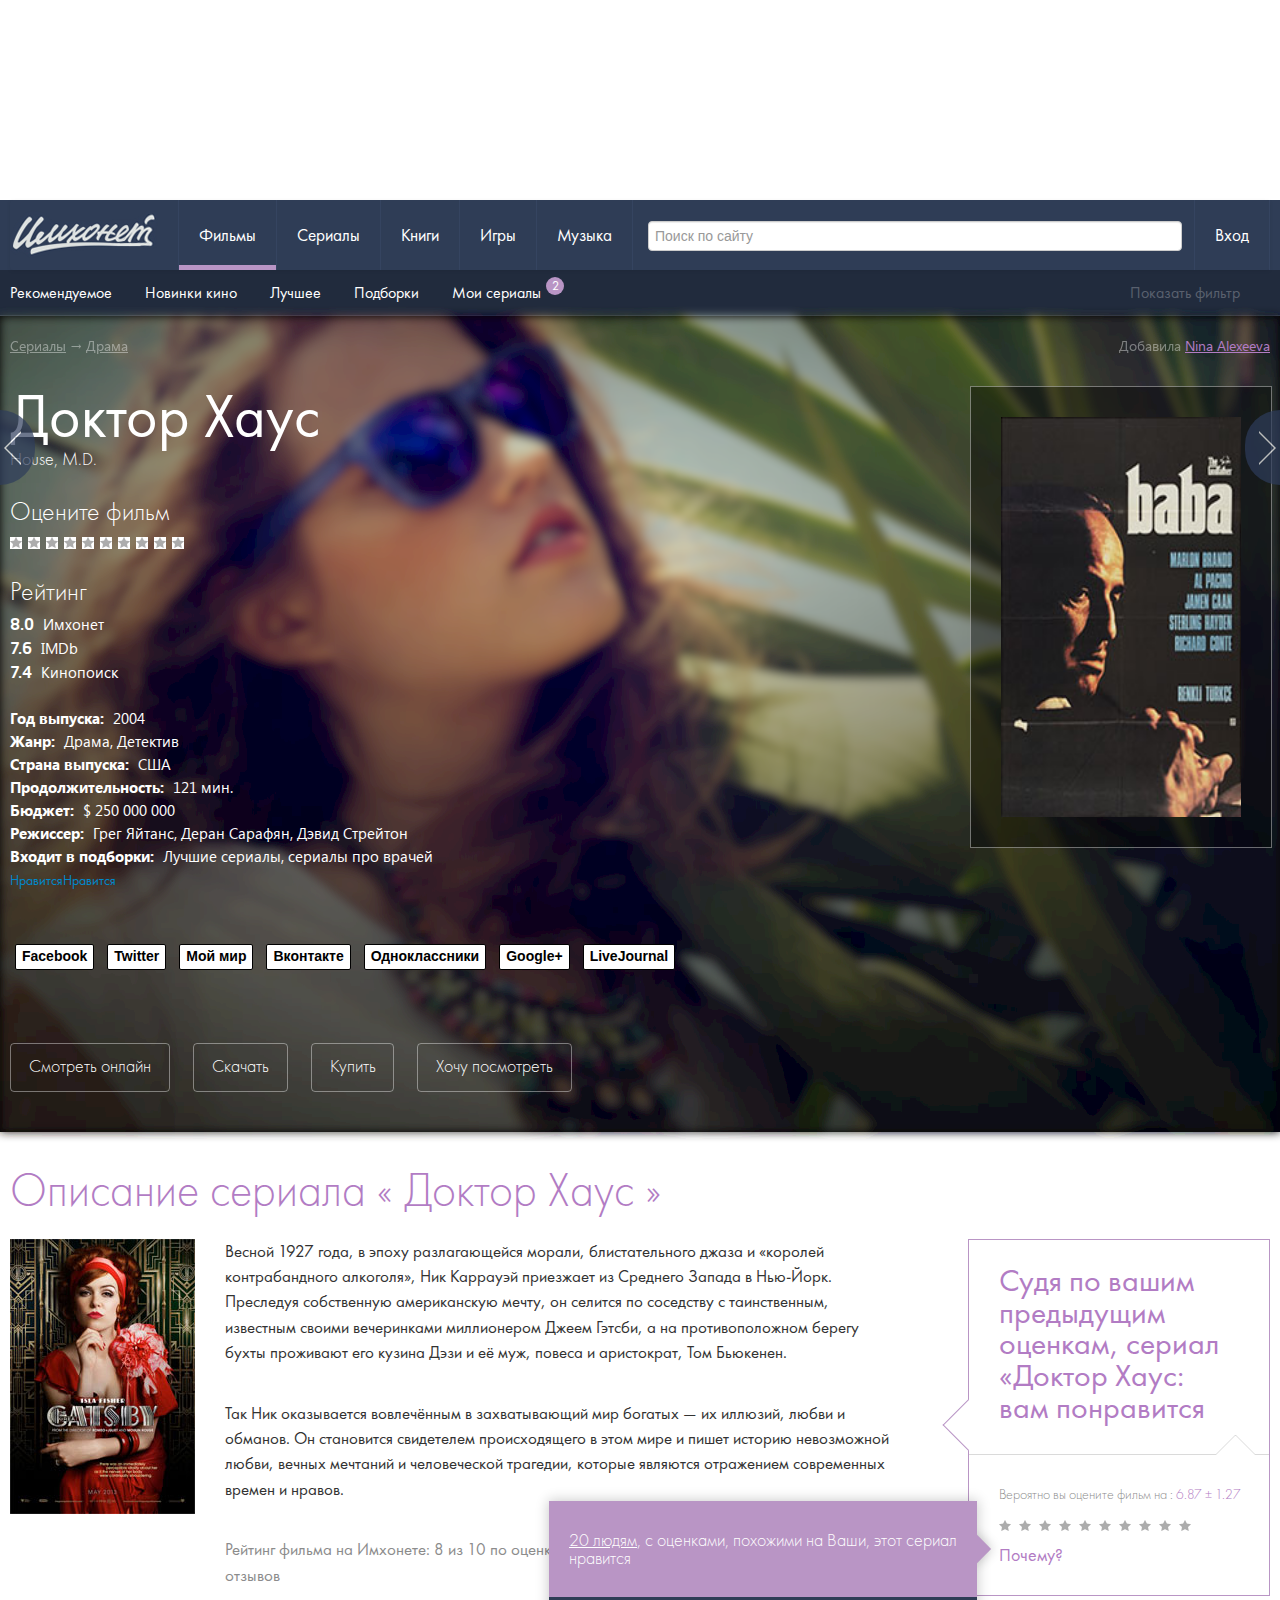
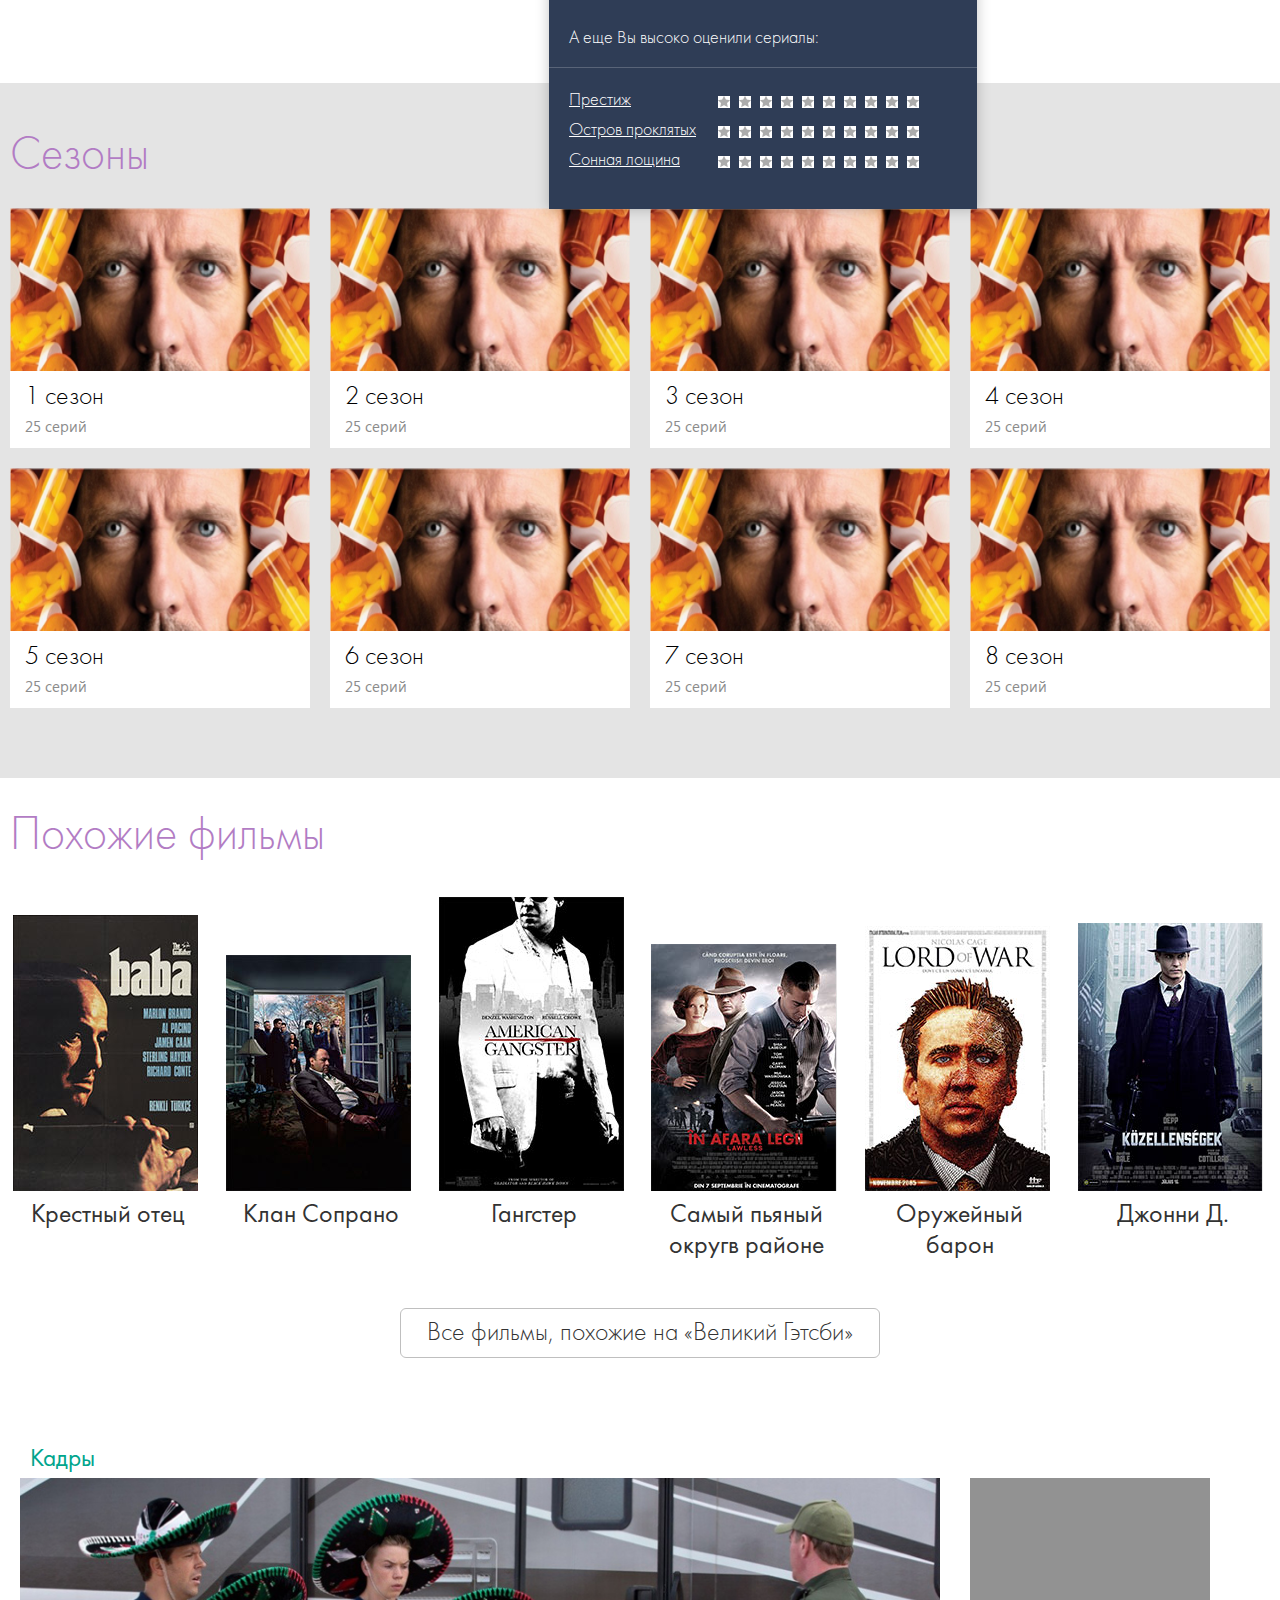
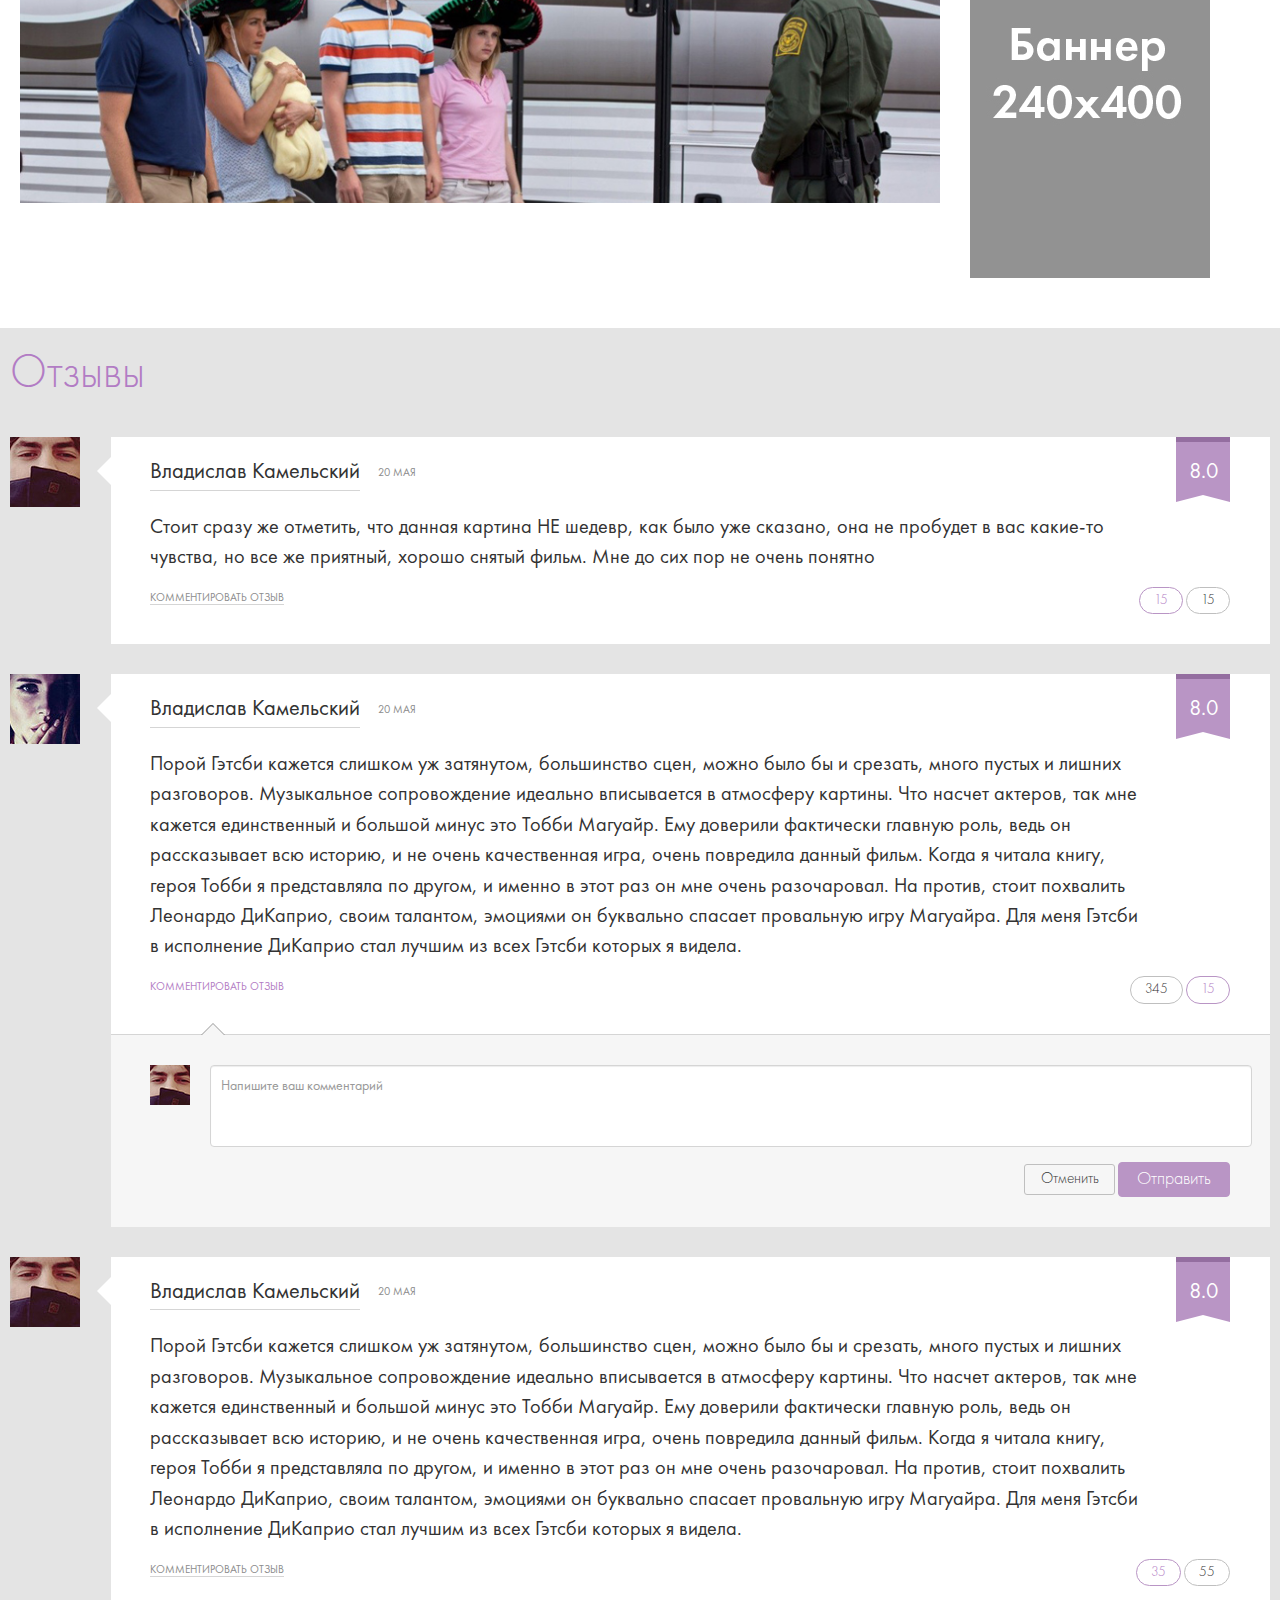
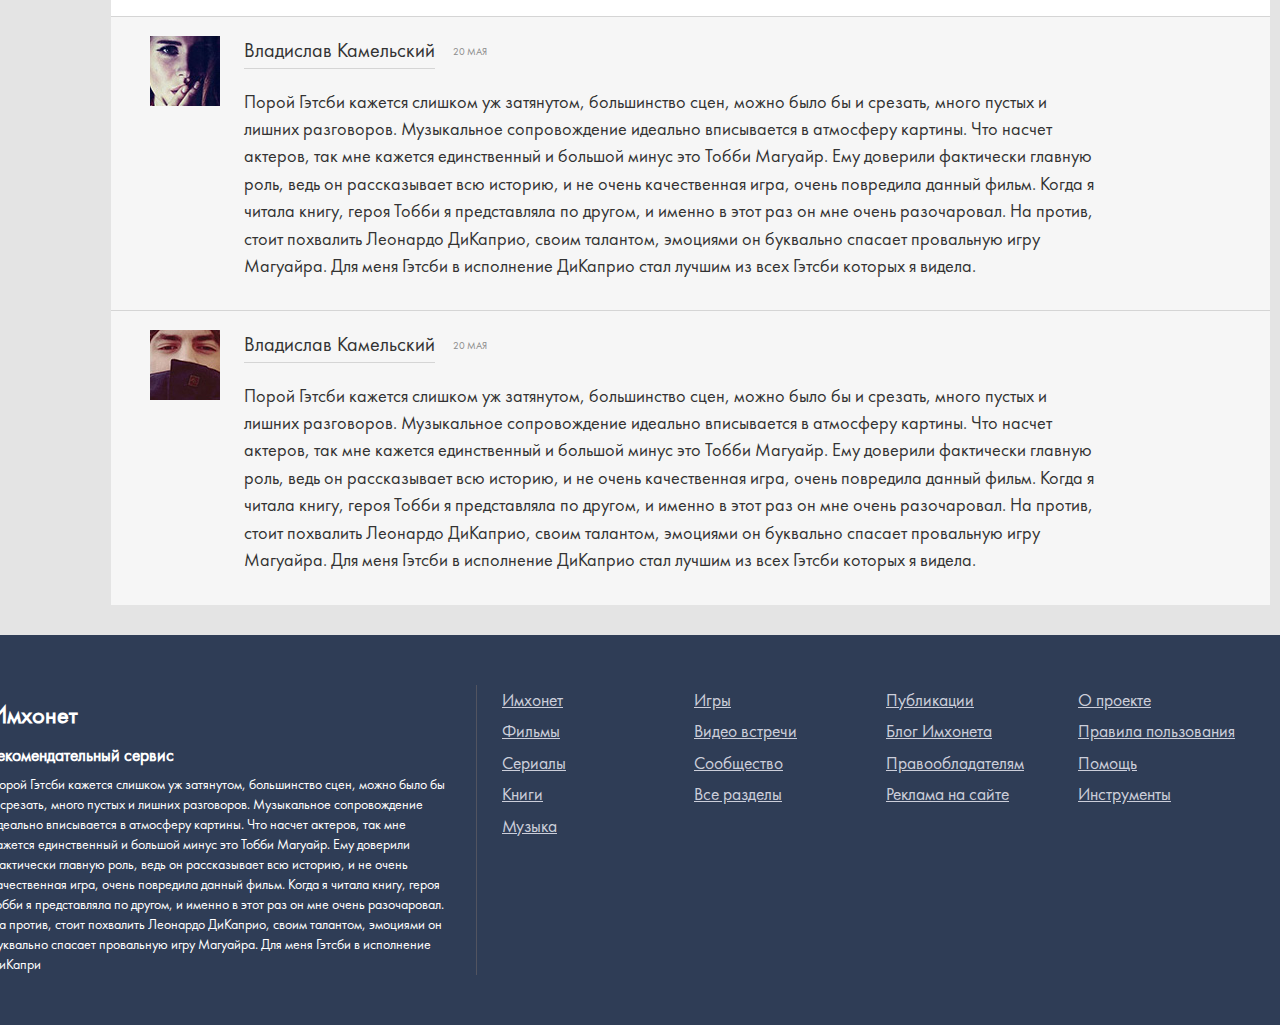
<file: 3rd-party/frontend/frontend/serial_element_nezareg.html>
<!DOCTYPE html>
<html lang="en">


<head>
    <meta http-equiv="Content-Type" content="text/html; charset=UTF-8">
    <meta charset="utf-8">
    <title>build</title>
    <meta name="viewport" content="width=device-width, initial-scale=1.0">

    <meta property="og:type" content="article">
    <meta property="og:url" content="http://sharing_url">
    <meta property="og:title" content="Шаринг: заголовок">
    <meta property="og:description" content="Шаринг: описание">
    <meta property="og:image" content="http://xlinur.com/img/dumm/img1.jpg">
    <meta name="twitter:card" content="Шаринг: описание">
    <meta name="twitter:site" content="@SiteTwitter">

    <script data-main="js/main" src="js/lib/require.js"></script>

    <!-- Stylesheets -->
    <link href="css/main.css" rel="stylesheet">

    <script>
        require(['app', 'modules/m-subnavigation', 'modules/m-sociallikes'], function (App) {
            App.start();
        });
    </script>

</head>


<body>

<div id="wrapper">

<div id="top-advertising" class="l-section"></div>


<div id="top-navigation" class="l-section">
    <div class="l-grid">
        <div class="l-row">
            <div class="l-full">

                <div class="m-mainnavigation">
                    <div class="navbar navbar-metro">
                        <div class="navbar-inner">
                            <div class="container">
                                <a href="#" class="brand">
                                    <img src="img/logo.png" alt="imhonet">
                                </a>
                                <ul class="nav">
                                    <li class="active"><a href="#films">Фильмы</a></li>
                                    <li><a href="#shows">Сериалы</a></li>
                                    <li><a href="#books">Книги</a></li>
                                    <li><a href="#games">Игры</a></li>
                                    <li><a href="#music">Музыка</a></li>
                                </ul>

                                <a href="#" class="m-mainnavigation-page-left"></a>
                                <a href="#" class="m-mainnavigation-page-right"></a>

                                <form action="topsearch" class="navbar-search">
                                    <input type="text" placeholder="Поиск по сайту">
                                </form>
                                <ul class="nav pull-right">
                                    <li class="dropdown">
                                        <a data-toggle="dropdown" class="dropdown-toggle" href="#">Вход</a>
                                        <ul class="dropdown-menu" style="padding-top:0">
                                            <li>
                                                <div class="well"
                                                     style="margin-bottom:0;border-radius : 5px 5px 0 0; background-color: transparent; box-shadow : 0 0 0; border:0;">
                                                    <form style="margin-bottom:0;">
                                                        <div>
                                                            <label class="control-label" for="inputLogin">Логин</label>

                                                            <div class="controls">
                                                                <input type="text" id="inputLogin"
                                                                       placeholder="Имя пользователя">
                                                            </div>
                                                        </div>
                                                        <div>
                                                            <label class="control-label"
                                                                   for="inputPassword">Пароль</label>

                                                            <div class="controls">
                                                                <input type="password" id="inputPassword"
                                                                       placeholder="* * * * * *">
                                                            </div>
                                                        </div>
                                                        <div>
                                                            <div class="controls">
                                                                <label class="checkbox">
                                                                    <input type="checkbox"> Запомнить меня
                                                                </label>
                                                                <button type="submit" class="btn">Вход</button>
                                                            </div>
                                                        </div>
                                                    </form>
                                                </div>

                                            </li>

                                        </ul>
                                    </li>
                                </ul>
                            </div>
                        </div>
                    </div>
                </div>


            </div>
        </div>
    </div>
</div>


<div id="subnavigation" class="l-section">
    <div class="l-grid">
        <div class="l-row">
            <div class="l-full">
                <div class="m-subnavigation">
                    <div class="m-subnavigation-item m-subnavigation-toggler">Показать фильтр</div>
                    <div class="m-subnavigation-item"><a href="#">Рекомендуемое</a></div>
                    <div class="m-subnavigation-item"><a href="#">Новинки кино</a></div>
                    <div class="m-subnavigation-item"><a href="#" class="active">Лучшее</a></div>
                    <div class="m-subnavigation-item"><a href="#">Подборки</a></div>
                    <div class="m-subnavigation-item"><a href="#">Мои сериалы<span
                            class="m-subnavigation-item-count">2</span></a></div>
                </div>
            </div>
        </div>
    </div>
</div>


<div class="l-section m-elementprimary">

    <svg xmlns="http://www.w3.org/2000/svg" class="m-elementprimary-tohide">
        <defs>
            <filter id="blur">
                <feGaussianBlur stdDeviation="5"/>
            </filter>
        </defs>
    </svg>
    <div class="m-elementprimary-bg" style="filter:url(#blur);background-image: url('img/photogall/bg_user.jpg');">
    </div>

    <div class="l-grid">
        <div class="l-row">
            <div class="l-threequaters">
                <div class="m-breadcrumbs"><a href="#">Сериалы</a> &rarr; <a href="#">Драма</a></div>
                <div class="m-elementprimary-txt">
                    <div class="m-elementprimary-title">Доктор Хаус</div>
                    <div class="m-elementprimary-language">House, M.D.</div>
                    <div class="m-elementprimary-subtitle">Оцените фильм</div>
                    <div class="m-elementprimary-score">
                        <div class="m-elementprimary-score-item"><img src="img/icons/i-star.jpg" alt=""></div>
                        <div class="m-elementprimary-score-item"><img src="img/icons/i-star.jpg" alt=""></div>
                        <div class="m-elementprimary-score-item"><img src="img/icons/i-star.jpg" alt=""></div>
                        <div class="m-elementprimary-score-item"><img src="img/icons/i-star.jpg" alt=""></div>
                        <div class="m-elementprimary-score-item"><img src="img/icons/i-star.jpg" alt=""></div>
                        <div class="m-elementprimary-score-item"><img src="img/icons/i-star.jpg" alt=""></div>
                        <div class="m-elementprimary-score-item"><img src="img/icons/i-star.jpg" alt=""></div>
                        <div class="m-elementprimary-score-item"><img src="img/icons/i-star.jpg" alt=""></div>
                        <div class="m-elementprimary-score-item"><img src="img/icons/i-star.jpg" alt=""></div>
                        <div class="m-elementprimary-score-item"><img src="img/icons/i-star.jpg" alt=""></div>
                    </div>
                    <div class="m-elementprimary-subtitle">Рейтинг</div>
                    <p><b class="reiting">8.0</b> Имхонет</p>

                    <p><b class="reiting">7.6</b> IMDb</p>

                    <p><b class="reiting">7.4</b> Кинопоиск</p>

                    <p>&nbsp;</p>

                    <p><b>Год выпуска:</b> 2004</p>

                    <p><b>Жанр:</b> Драма, Детектив</p>

                    <p><b>Страна выпуска:</b> США</p>

                    <p><b>Продолжительность:</b> 121 мин.</p>

                    <p><b>Бюджет:</b> $ 250 000 000</p>

                    <p><b>Режиссер:</b> Грег Яйтанс, Деран Сарафян, Дэвид Стрейтон</p>

                    <p><b>Входит в подборки:</b> Лучшие сериалы, сериалы про врачей</p>

                </div>
                <ul style="height:40px;list-style:none;margin:0;padding:0;" data-send="true" data-title="Название ссылки в соц сети" data-url="http://imhonet.ru/url_" data-text="Описание">
                    <li style="float:left">
                        <a id="s-twitter" class="twitter-share-button"> </a></li>
                    <li style="float:left">
                        <div id="s-facebook" class="fb-like" style="margin-right:40px;">
                        </div>
                    </li>
                    <li style="float:left">
                        <div id="vk_like">
                        </div>
                    </li>
                    <li style="float:left">
                        <div id="s-google" class="g-plusone">
                        </div>
                    </li>
                    <li style="float:left">
                        <a target="_blank" class="ok_share_widget" href="http://dev.ok.ru" data-mrc-config="{'cm' : '1', 'sz' : '20', 'st' : '2', 'tp' : 'mm'}">Нравится</a>
                    </li>
                    <li style="float:left">
                        <a target="_blank" class="mrc__plugin_uber_like_button" href="http://connect.mail.ru/share" data-mrc-config="{'cm' : '1', 'sz' : '20', 'st' : '2', 'tp' : 'mm'}">Нравится</a>
                    </li>
                </ul>
                <ul class="sotial-net" data-send="true" data-title="Название ссылки в соц сети" data-url="http://imhonet.ru/url_" data-text="Описание">
                    <li class="facebook" >Facebook</li>
                    <li class="twitter" title="Опубликовать ссылку в Твиттере">Twitter</li>
                    <li class="mailru" title="Опубликовать ссылку в Моём мире">Мой мир</li>
                    <li class="vkontakte" title="Опубликовать ссылку во Вконтакте">Вконтакте</li>
                    <li class="odnoklassniki" title="Опубликовать ссылку в Одноклассниках">Одноклассники</li>
                    <li class="plusone" data-counter="http://sapegin.ru/api/social-likes/googleplusonecount.php?url={url}&amp;callback=?" title="Опубликовать ссылку в Гугл-плюсе">Google+</li>
                    <li class="livejournal" title="Опубликовать ссылку в ЖЖ">LiveJournal</li>
                </ul>
                <div class="m-elementprimary-button">
                    <button class="btn btn-inverse btn-theme">Смотреть онлайн</button>
                    <button class="btn btn-inverse btn-theme">Скачать</button>
                    <button class="btn btn-inverse btn-theme">Купить</button>
                    <button class="btn btn-inverse btn-theme">Хочу посмотреть</button>
                </div>


            </div>
            <div class="l-quater">
                <div class="m-elementprimary-add">
                    <span class="m-elementprimary-add-txt">Добавила</span>
                    <a href="#">Nina Alexeeva</a></div>
                <div class="m-elementprimary-photo-user"><img src="img/dumm/img1.jpg" alt=""></div>
            </div>


        </div>
    </div>

</div>

<div id="el_desc" class="l-section">
    <div class="l-grid">
        <div class="l-row">
            <div class="l-full">

                <div class="m-elementdescription">
                    <div class="m-elementdescription-h1">Описание сериала « Доктор Хаус »</div>
                    <div class="m-elementdescription-advice">
                        <div class="m-elementdescription-advice-wrap">
                            <div class="m-elementdescription-advice-txt">Судя по вашим
                                предыдущим
                                оценкам, сериал
                                «Доктор Хаус:
                                <span class="txt-theme">вам понравится</span>
                            </div>

                        </div>
                        <div class="m-elementdescription-advice-score">
                            <p>Вероятно вы оцените фильм на : <span class="txt-theme">6.87 ± 1.27</span></p>

                            <div class="m-elementdescription-advice-wrapstar">
                                <img src="img/icons/i-star.jpg" alt="">
                                <img src="img/icons/i-star.jpg" alt="">
                                <img src="img/icons/i-star.jpg" alt="">
                                <img src="img/icons/i-star.jpg" alt="">
                                <img src="img/icons/i-star.jpg" alt="">
                                <img src="img/icons/i-star.jpg" alt="">
                                <img src="img/icons/i-star.jpg" alt="">
                                <img src="img/icons/i-star.jpg" alt="">
                                <img src="img/icons/i-star.jpg" alt="">
                                <img src="img/icons/i-star.jpg" alt="">
                            </div>
                            <div class="m-elementdescription-advice-why txt-theme">Почему?</div>
                            <div class="popover fade left in popup-vote"
                                 style="top: 46px; left: -410px; display: block;">
                                <h3 class="popover-title"><a href="#">20 людям</a>, с оценками, похожими на Ваши, этот сериал<br/>
                                    нравится
                                    <div class="arrow"></div>
                                </h3>

                                <div class="popover-content">
                                    <p>А еще Вы высоко оценили сериалы: </p>

                                    <div class="popup-vote-line"></div>
                                    <div class="popup-vote-rows">
                                        <div class="popup-vote-star-lbl"><a href="#">Престиж</a></div>
                                        <div class="popup-vote-star">
                                            <img src="img/icons/i-star.jpg" alt="">
                                            <img src="img/icons/i-star.jpg" alt="">
                                            <img src="img/icons/i-star.jpg" alt="">
                                            <img src="img/icons/i-star.jpg" alt="">
                                            <img src="img/icons/i-star.jpg" alt="">
                                            <img src="img/icons/i-star.jpg" alt="">
                                            <img src="img/icons/i-star.jpg" alt="">
                                            <img src="img/icons/i-star.jpg" alt="">
                                            <img src="img/icons/i-star.jpg" alt="">
                                            <img src="img/icons/i-star.jpg" alt="">
                                        </div>
                                    </div>
                                    <div class="popup-vote-rows">
                                        <div class="popup-vote-star-lbl"><a href="#">Остров проклятых</a></div>
                                        <div class="popup-vote-star">
                                            <img src="img/icons/i-star.jpg" alt="">
                                            <img src="img/icons/i-star.jpg" alt="">
                                            <img src="img/icons/i-star.jpg" alt="">
                                            <img src="img/icons/i-star.jpg" alt="">
                                            <img src="img/icons/i-star.jpg" alt="">
                                            <img src="img/icons/i-star.jpg" alt="">
                                            <img src="img/icons/i-star.jpg" alt="">
                                            <img src="img/icons/i-star.jpg" alt="">
                                            <img src="img/icons/i-star.jpg" alt="">
                                            <img src="img/icons/i-star.jpg" alt="">
                                        </div>
                                    </div>
                                    <div class="popup-vote-rows">
                                        <div class="popup-vote-star-lbl"><a href="#">Сонная лощина</a></div>
                                        <div class="popup-vote-star">
                                            <img src="img/icons/i-star.jpg" alt="">
                                            <img src="img/icons/i-star.jpg" alt="">
                                            <img src="img/icons/i-star.jpg" alt="">
                                            <img src="img/icons/i-star.jpg" alt="">
                                            <img src="img/icons/i-star.jpg" alt="">
                                            <img src="img/icons/i-star.jpg" alt="">
                                            <img src="img/icons/i-star.jpg" alt="">
                                            <img src="img/icons/i-star.jpg" alt="">
                                            <img src="img/icons/i-star.jpg" alt="">
                                            <img src="img/icons/i-star.jpg" alt="">
                                        </div>
                                    </div>
                                </div>
                            </div>
                        </div>
                    </div>
                    <div class="m-elementdescription-wrap">
                        <div class="m-elementdescription-image">
                            <img src="img/dumm/elen_desc.jpg" alt="">
                        </div>
                        <div class="m-elementdescription-description">

                            <p>Весной 1927 года, в эпоху разлагающейся морали, блистательного джаза и «королей
                                контрабандного
                                алкоголя», Ник Каррауэй приезжает из Среднего Запада в Нью-Йорк. Преследуя собственную
                                американскую
                                мечту, он селится по соседству с таинственным, известным своими вечеринками миллионером
                                Джеем
                                Гэтсби, а на противоположном берегу бухты проживают его кузина Дэзи и её муж, повеса и
                                аристократ,
                                Том Бьюкенен.</p>

                            <p>Так Ник оказывается вовлечённым в захватывающий мир богатых — их иллюзий, любви и
                                обманов. Он
                                становится свидетелем происходящего в этом мире и пишет историю невозможной любви,
                                вечных мечтаний и
                                человеческой трагедии, которые являются отражением современных времен и нравов.</p>

                            <p class="m-elementdescription-graytxt">Рейтинг фильма на Имхонете: 8 из 10 по оценке 32
                                7564
                                пользователей, написавших 347 отзывов</p>
                        </div>
                    </div>
                </div>

            </div>


        </div>
    </div>

</div>


<div class="l-section m-blockitemslist">

    <div class="l-grid">
        <div class="l-row">
            <div class="l-full">
                <h1 class="m-blockitemslist-h1">Сезоны</h1>

                <div class="m-blockitemslist-gallery">
                    <div class="m-blockitemslist-gallery-item">
                        <div class="m-blockitemslist-gallery-img"><img src="img/films/dhouse.jpg" alt="" width="300"
                                                                       height="163">

                            <div class="m-blockitemslist-wrap-button">
                                <button class="m-blockitemslist-btn">icon</button>
                                <button class="m-blockitemslist-btn">icon</button>
                                <button class="m-blockitemslist-btn">icon</button>
                            </div>
                        </div>
                        <div class="m-blockitemslist-gallery-txt">
                            <div class="m-blockitemslist-gallery-title">1 сезон</div>
                            <p>25 серий</p>
                        </div>

                    </div>
                    <div class="m-blockitemslist-gallery-item">
                        <div class="m-blockitemslist-gallery-img"><img src="img/films/dhouse.jpg" alt="" width="300"
                                                                       height="163">

                            <div class="m-blockitemslist-wrap-button">
                                <button class="m-blockitemslist-btn">icon</button>
                                <button class="m-blockitemslist-btn">icon</button>
                                <button class="m-blockitemslist-btn">icon</button>
                            </div>
                        </div>
                        <div class="m-blockitemslist-gallery-txt">
                            <div class="m-blockitemslist-gallery-title">2 сезон</div>
                            <p>25 серий</p>
                        </div>

                    </div>
                    <div class="m-blockitemslist-gallery-item">
                        <div class="m-blockitemslist-gallery-img"><img src="img/films/dhouse.jpg" alt="" width="300"
                                                                       height="163">

                            <div class="m-blockitemslist-wrap-button">
                                <button class="m-blockitemslist-btn">icon</button>
                                <button class="m-blockitemslist-btn">icon</button>
                                <button class="m-blockitemslist-btn">icon</button>
                            </div>
                        </div>
                        <div class="m-blockitemslist-gallery-txt">
                            <div class="m-blockitemslist-gallery-title">3 сезон</div>
                            <p>25 серий</p>
                        </div>


                    </div>
                    <div class="m-blockitemslist-gallery-item">
                        <div class="m-blockitemslist-gallery-img"><img src="img/films/dhouse.jpg" alt="" width="300"
                                                                       height="163">

                            <div class="m-blockitemslist-wrap-button">
                                <button class="m-blockitemslist-btn">icon</button>
                                <button class="m-blockitemslist-btn">icon</button>
                                <button class="m-blockitemslist-btn">icon</button>
                            </div>
                        </div>
                        <div class="m-blockitemslist-gallery-txt">
                            <div class="m-blockitemslist-gallery-title">4 сезон</div>
                            <p>25 серий</p>
                        </div>

                    </div>
                    <div class="m-blockitemslist-gallery-item">
                        <div class="m-blockitemslist-gallery-img"><img src="img/films/dhouse.jpg" alt="" width="300"
                                                                       height="163">

                            <div class="m-blockitemslist-wrap-button">
                                <button class="m-blockitemslist-btn">icon</button>
                                <button class="m-blockitemslist-btn">icon</button>
                                <button class="m-blockitemslist-btn">icon</button>
                            </div>
                        </div>
                        <div class="m-blockitemslist-gallery-txt">
                            <div class="m-blockitemslist-gallery-title">5 сезон</div>
                            <p>25 серий</p>
                        </div>

                    </div>
                    <div class="m-blockitemslist-gallery-item">
                        <div class="m-blockitemslist-gallery-img"><img src="img/films/dhouse.jpg" alt="" width="300"
                                                                       height="163">

                            <div class="m-blockitemslist-wrap-button">
                                <button class="m-blockitemslist-btn">icon</button>
                                <button class="m-blockitemslist-btn">icon</button>
                                <button class="m-blockitemslist-btn">icon</button>
                            </div>
                        </div>
                        <div class="m-blockitemslist-gallery-txt">
                            <div class="m-blockitemslist-gallery-title">6 сезон</div>
                            <p>25 серий</p>
                        </div>

                    </div>
                    <div class="m-blockitemslist-gallery-item">
                        <div class="m-blockitemslist-gallery-img"><img src="img/films/dhouse.jpg" alt="" width="300"
                                                                       height="163">

                            <div class="m-blockitemslist-wrap-button">
                                <button class="m-blockitemslist-btn">icon</button>
                                <button class="m-blockitemslist-btn">icon</button>
                                <button class="m-blockitemslist-btn">icon</button>
                            </div>
                        </div>
                        <div class="m-blockitemslist-gallery-txt">
                            <div class="m-blockitemslist-gallery-title">7 сезон</div>
                            <p>25 серий</p>
                        </div>

                    </div>
                    <div class="m-blockitemslist-gallery-item">
                        <div class="m-blockitemslist-gallery-img"><img src="img/films/dhouse.jpg" alt="" width="300"
                                                                       height="163">

                            <div class="m-blockitemslist-wrap-button">
                                <button class="m-blockitemslist-btn">icon</button>
                                <button class="m-blockitemslist-btn">icon</button>
                                <button class="m-blockitemslist-btn">icon</button>
                            </div>
                        </div>
                        <div class="m-blockitemslist-gallery-txt">
                            <div class="m-blockitemslist-gallery-title">8 сезон</div>
                            <p>25 серий</p>
                        </div>

                    </div>
                </div>
            </div>
        </div>
    </div>

</div>
<div id="sim_entities" class="l-section">

    <div class="l-grid">
        <div class="l-row">
            <div class="l-full">

                <div class="m-inlineimagelist">


                    <h1 class="m-inlineimagelist-h1">Похожие фильмы</h1>

                    <ul class="m-inlineimagelist-gallery">
                        <li class="m-inlineimagelist-gallery-item">
                            <a href="">
                                <div class="m-inlineimagelist-gallery-image">
                                    <img src="img/dumm/img1.jpg" alt="">
                                </div>
                                <div class="m-inlineimagelist-gallery-txt">Крестный отец</div>
                            </a>
                        </li>
                        <li class="m-inlineimagelist-gallery-item">
                            <a href="">
                                <div class="m-inlineimagelist-gallery-image">
                                    <img src="img/dumm/img2.jpg" alt="">
                                </div>
                                <div class="m-inlineimagelist-gallery-txt">Клан Сопрано</div>
                            </a>
                        </li>
                        <li class="m-inlineimagelist-gallery-item"><a href="">
                            <div class="m-inlineimagelist-gallery-image"><img src="img/dumm/img3.jpg" alt="">
                            </div>
                            <div class="m-inlineimagelist-gallery-txt">Гангстер</div>
                        </a></li>
                        <li class="m-inlineimagelist-gallery-item"><a href="">
                            <div class="m-inlineimagelist-gallery-image"><img src="img/dumm/img4.jpg" alt="">
                            </div>
                            <div class="m-inlineimagelist-gallery-txt">Самый пьяный округв районе</div>
                        </a></li>
                        <li class="m-inlineimagelist-gallery-item"><a href="">
                            <div class="m-inlineimagelist-gallery-image"><img src="img/dumm/img5.jpg" alt="">
                            </div>
                            <div class="m-inlineimagelist-gallery-txt">Оружейный барон</div>
                        </a></li>
                        <li class="m-inlineimagelist-gallery-item"><a href="">
                            <div class="m-inlineimagelist-gallery-image"><img src="img/dumm/img6.jpg" alt="">
                            </div>
                            <div class="m-inlineimagelist-gallery-txt">Джонни Д.</div>
                        </a></li>
                        <li class="m-inlineimagelist-gallery-item"><a href="">
                            <div class="m-inlineimagelist-gallery-image"><img src="img/dumm/img1.jpg" alt="">
                            </div>
                            <div class="m-inlineimagelist-gallery-txt">Крестный отец</div>
                        </a></li>
                        <li class="m-inlineimagelist-gallery-item"><a href="">
                            <div class="m-inlineimagelist-gallery-image"><img src="img/dumm/img2.jpg" alt="">
                            </div>
                            <div class="m-inlineimagelist-gallery-txt">Клан Сопрано</div>
                        </a></li>
                        <li class="m-inlineimagelist-gallery-item"><a href="">
                            <div class="m-inlineimagelist-gallery-image"><img src="img/dumm/img3.jpg" alt="">
                            </div>
                            <div class="m-inlineimagelist-gallery-txt">Гангстер</div>
                        </a></li>
                        <li class="m-inlineimagelist-gallery-item"><a href="">
                            <div class="m-inlineimagelist-gallery-image"><img src="img/dumm/img4.jpg" alt="">
                            </div>
                            <div class="m-inlineimagelist-gallery-txt">Самый пьяный округв районе</div>
                        </a></li>
                        <li class="m-inlineimagelist-gallery-item"><a href="">
                            <div class="m-inlineimagelist-gallery-image"><img src="img/dumm/img5.jpg" alt="">
                            </div>
                            <div class="m-inlineimagelist-gallery-txt">Оружейный барон</div>
                        </a></li>
                        <li class="m-inlineimagelist-gallery-item"><a href="">
                            <div class="m-inlineimagelist-gallery-image"><img src="img/dumm/img6.jpg" alt="">
                            </div>
                            <div class="m-inlineimagelist-gallery-txt">Джонни Д.</div>
                        </a></li>
                    </ul>

                    <button type="button" class="btn btn-large btn-theme">Все фильмы, похожие на «Великий Гэтсби»
                    </button>

                </div>
            </div>
        </div>
    </div>

</div>


<div id="photogallery" class="l-section">

    <div class="l-grid">
        <div class="l-row">
            <div class="l-threequaters">
                <div class="m-photogallery green">
                    <div class="m-photogallery-title">Кадры</div>
                    <div class="m-photogallery-view">
                        <i class="m-arrow m-left"></i>
                        <i class="m-arrow m-right"></i>
                        <ul class="m-list">
                            <li class="m-list-item">
                                <img class="m-img" src="img/photogall/1.jpg">
                            </li>
                            <li class="m-list-item">
                                <img class="m-img" src="img/photogall/2.jpg">
                            </li>
                            <li class="m-list-item">
                                <img class="m-img" src="img/photogall/3.jpg">
                            </li>
                            <li class="m-list-item">
                                <img class="m-img" src="img/photogall/4.jpg">
                            </li>
                            <li class="m-list-item">
                                <img class="m-img" src="img/photogall/1.jpg">
                            </li>
                            <li class="m-list-item">
                                <img class="m-img" src="img/photogall/2.jpg">
                            </li>
                            <li class="m-list-item">
                                <img class="m-img" src="img/photogall/3.jpg">
                            </li>
                            <li class="m-list-item">
                                <img class="m-img" src="img/photogall/4.jpg">
                            </li>
                            <li class="m-list-item">
                                <img class="m-img" src="img/photogall/1.jpg">
                            </li>
                            <li class="m-list-item">
                                <img class="m-img" src="img/photogall/2.jpg">
                            </li>
                            <li class="m-list-item">
                                <img class="m-img" src="img/photogall/3.jpg">
                            </li>
                            <li class="m-list-item">
                                <img class="m-img" src="img/photogall/4.jpg">
                            </li>
                        </ul>
                    </div>
                    <div class="m-photogallery-preview" style="display: none">
                        <i class="m-arrow m-left">◀</i>
                        <i class="m-arrow m-right">▶</i>
                        <ul class="m-list">
                            <li class="m-list-item">
                                <img class="m-img" src="img/photogall/1_tmb.jpg">
                            </li>
                            <li class="m-list-item">
                                <img class="m-img" src="img/photogall/2_tmb.jpg"></li>
                            <li class="m-list-item">
                                <img class="m-img" src="img/photogall/3_tmb.jpg">
                            </li>
                            <li class="m-list-item">
                                <img class="m-img" src="img/photogall/4_tmb.jpg">
                            </li>
                            <li class="m-list-item ">
                                <img class="m-img" src="img/photogall/1_tmb.jpg">
                            </li>
                            <li class="m-list-item">
                                <img class="m-img" src="img/photogall/2_tmb.jpg"></li>
                            <li class="m-list-item">
                                <img class="m-img" src="img/photogall/3_tmb.jpg">
                            </li>
                            <li class="m-list-item">
                                <img class="m-img" src="img/photogall/4_tmb.jpg">
                            </li>
                            <li class="m-list-item ">
                                <img class="m-img" src="img/photogall/1_tmb.jpg">
                            </li>
                            <li class="m-list-item">
                                <img class="m-img" src="img/photogall/2_tmb.jpg"></li>
                            <li class="m-list-item">
                                <img class="m-img" src="img/photogall/3_tmb.jpg">
                            </li>
                            <li class="m-list-item">
                                <img class="m-img" src="img/photogall/4_tmb.jpg">
                            </li>
                        </ul>
                    </div>
                </div>
            </div>

            <div class="l-quater">
                <div style="padding-top:50px">
                    <img src="img/films/banner240x400.jpg">
                </div>
            </div>

        </div>
    </div>
</div>


<div id="comments" class="l-section" style="background: #e4e4e4;">
<div class="l-grid">
<div class="l-row">
<div class="l-full">
<div class="m-comments color-scheme-green">
<h2 class="m-comments-title">Отзывы</h2>

<div class="m-comments-item">
    <div class="m-comments-user-avatar">
        <img src="img/dumm/m-comments-user-avatar1.jpg" alt=""/>
    </div>
    <div class="m-comments-item-body">
        <span class="m-comments-body-arrow"></span>
								<span class="m-comments-rating">
									8.0
									<span class="m-comments-rating-arrow"></span>
								</span>

								<span class="m-comments-user-name">
									Владислав Камельский
								</span>
								<span class="m-comments-date">
									20 мая
								</span>

        <div class="m-comments-content">
            Стоит сразу же отметить, что данная картина НЕ шедевр, как было уже сказано,
            она не пробудет в вас какие-то чувства, но все же приятный, хорошо снятый фильм.
            Мне до сих пор не очень понятно
        </div>

        <div class="m-comments-buttons-area clearfix">
            <a class="m-comments-button-add-comment" href="#">Комментировать отзыв</a>

            <div class="m-comments-buttons-likers">
                <button class="btn btn-round btn-theme active">15</button>
                <button class="btn btn-round btn-theme">15</button>
            </div>
        </div>

    </div>
</div>

<div class="m-comments-item">
    <div class="m-comments-user-avatar">
        <img src="img/dumm/m-comments-user-avatar2.jpg" alt=""/>
    </div>
    <div class="m-comments-item-body">
        <span class="m-comments-body-arrow"></span>
								<span class="m-comments-rating">
									8.0
									<span class="m-comments-rating-arrow"></span>
								</span>

								<span class="m-comments-user-name">
									Владислав Камельский
								</span>
								<span class="m-comments-date">
									20 мая
								</span>

        <div class="m-comments-content">
            Порой Гэтсби кажется слишком уж затянутом, большинство сцен, можно было бы и срезать,
            много пустых и лишних разговоров. Музыкальное сопровождение идеально вписывается
            в атмосферу картины. Что насчет актеров, так мне кажется единственный и большой минус
            это
            Тобби Магуайр. Ему доверили фактически главную роль, ведь он рассказывает всю историю,
            и не очень качественная игра, очень повредила данный фильм. Когда я читала книгу,
            героя Тобби я представляла по другом, и именно в этот раз он мне очень разочаровал.
            На против, стоит похвалить Леонардо ДиКаприо, своим талантом, эмоциями он буквально
            спасает провальную игру Магуайра. Для меня Гэтсби в исполнение ДиКаприо стал лучшим
            из всех Гэтсби которых я видела.
        </div>

        <div class="m-comments-buttons-area clearfix">
            <a class="m-comments-button-add-comment active" href="#">Комментировать отзыв</a>

            <div class="m-comments-buttons-likers">
                <button class="btn btn-round btn-theme">345</button>
                <button class="btn btn-round btn-theme active">15</button>
            </div>
        </div>

        <div class="m-comments-form-add-comment clearfix">

            <div class="m-comments-user-avatar">
                <img src="img/dumm/m-comments-current-user-avatar.jpg" alt=""/>
            </div>
            <form>
                <div class="m-comments-add-textarea">
                    <textarea placeholder="Напишите ваш комментарий"></textarea>
                </div>
                <div class="m-comments-add-form-buttons">
                    <button class="btn btn-small">Отменить</button>
                    <button class="btn btn-theme active">Отправить</button>
                </div>
            </form>
        </div>

    </div>
</div>

<div class="m-comments-item">
    <div class="m-comments-user-avatar">
        <img src="img/dumm/m-comments-user-avatar1.jpg" alt=""/>
    </div>
    <div class="m-comments-item-body">
        <span class="m-comments-body-arrow"></span>
								<span class="m-comments-rating">
									8.0
									<span class="m-comments-rating-arrow"></span>
								</span>

								<span class="m-comments-user-name">
									Владислав Камельский
								</span>
								<span class="m-comments-date">
									20 мая
								</span>

        <div class="m-comments-content">
            Порой Гэтсби кажется слишком уж затянутом, большинство сцен, можно было бы и срезать,
            много пустых и лишних разговоров. Музыкальное сопровождение идеально вписывается
            в атмосферу картины. Что насчет актеров, так мне кажется единственный и большой минус
            это
            Тобби Магуайр. Ему доверили фактически главную роль, ведь он рассказывает всю историю,
            и не очень качественная игра, очень повредила данный фильм. Когда я читала книгу,
            героя Тобби я представляла по другом, и именно в этот раз он мне очень разочаровал.
            На против, стоит похвалить Леонардо ДиКаприо, своим талантом, эмоциями он буквально
            спасает провальную игру Магуайра. Для меня Гэтсби в исполнение ДиКаприо стал лучшим
            из всех Гэтсби которых я видела.
        </div>

        <div class="m-comments-buttons-area clearfix">
            <a class="m-comments-button-add-comment" href="#">Комментировать отзыв</a>

            <div class="m-comments-buttons-likers">
                <button class="btn btn-round btn-theme active">35</button>
                <button class="btn btn-round btn-theme">55</button>
            </div>
        </div>

        <!-- subitems -->
        <div class="m-comments-item">
            <div class="m-comments-user-avatar">
                <img src="img/dumm/m-comments-user-avatar2.jpg" alt=""/>
            </div>
            <div class="m-comments-item-body">
										<span class="m-comments-user-name">
											Владислав Камельский
										</span>
										<span class="m-comments-date">
											20 мая
										</span>

                <div class="m-comments-content">
                    Порой Гэтсби кажется слишком уж затянутом, большинство сцен, можно было бы и
                    срезать,
                    много пустых и лишних разговоров. Музыкальное сопровождение идеально вписывается
                    в атмосферу картины. Что насчет актеров, так мне кажется единственный и большой
                    минус это
                    Тобби Магуайр. Ему доверили фактически главную роль, ведь он рассказывает всю
                    историю,
                    и не очень качественная игра, очень повредила данный фильм. Когда я читала
                    книгу,
                    героя Тобби я представляла по другом, и именно в этот раз он мне очень
                    разочаровал.
                    На против, стоит похвалить Леонардо ДиКаприо, своим талантом, эмоциями он
                    буквально
                    спасает провальную игру Магуайра. Для меня Гэтсби в исполнение ДиКаприо стал
                    лучшим
                    из всех Гэтсби которых я видела.
                </div>

            </div>
        </div>

        <div class="m-comments-item">
            <div class="m-comments-user-avatar">
                <img src="img/dumm/m-comments-user-avatar1.jpg" alt=""/>
            </div>
            <div class="m-comments-item-body">
										<span class="m-comments-user-name">
											Владислав Камельский
										</span>
										<span class="m-comments-date">
											20 мая
										</span>

                <div class="m-comments-content">
                    Порой Гэтсби кажется слишком уж затянутом, большинство сцен, можно было бы и
                    срезать,
                    много пустых и лишних разговоров. Музыкальное сопровождение идеально вписывается
                    в атмосферу картины. Что насчет актеров, так мне кажется единственный и большой
                    минус это
                    Тобби Магуайр. Ему доверили фактически главную роль, ведь он рассказывает всю
                    историю,
                    и не очень качественная игра, очень повредила данный фильм. Когда я читала
                    книгу,
                    героя Тобби я представляла по другом, и именно в этот раз он мне очень
                    разочаровал.
                    На против, стоит похвалить Леонардо ДиКаприо, своим талантом, эмоциями он
                    буквально
                    спасает провальную игру Магуайра. Для меня Гэтсби в исполнение ДиКаприо стал
                    лучшим
                    из всех Гэтсби которых я видела.
                </div>

            </div>
        </div>
        <!-- subitems end -->

    </div>
</div>
</div>

</div>
</div>
</div>
</div>


<div id="footer" class="l-section">
    <div class="l-grid">
        <div class="l-row">
            <div class="m-footer">

                <div class="m-footer-richtext">

                    <h3>Имхонет</h3>
                    <h4>Рекомендательный сервис</h4>

                    <div>
                        Порой Гэтсби кажется слишком уж затянутом, большинство сцен, можно было бы и срезать, много
                        пустых и лишних разговоров. Музыкальное сопровождение идеально вписывается в атмосферу картины.
                        Что насчет актеров, так мне кажется единственный и большой минус это Тобби Магуайр. Ему доверили
                        фактически главную роль, ведь он рассказывает всю историю, и не очень качественная игра, очень
                        повредила данный фильм. Когда я читала книгу, героя Тобби я представляла по другом, и именно в
                        этот раз он мне очень разочаровал. На против, стоит похвалить Леонардо ДиКаприо, своим талантом,
                        эмоциями он буквально спасает провальную игру Магуайра. Для меня Гэтсби в исполнение ДиКапри
                    </div>
                </div>
                <div class="m-footer-links">
                    <ul>
                        <li><a href="/">Имхонет</a></li>
                        <li><a href="/">Фильмы</a></li>
                        <li><a href="/">Сериалы</a></li>
                        <li><a href="/">Книги</a></li>
                        <li><a href="/">Музыка</a></li>
                    </ul>
                    <ul>
                        <li><a href="/">Игры</a></li>
                        <li><a href="/">Видео встречи</a></li>
                        <li><a href="/">Сообщество</a></li>
                        <li><a href="/">Все разделы</a></li>
                    </ul>
                    <ul>
                        <li><a href="/">Публикации</a></li>
                        <li><a href="/">Блог Имхонета</a></li>
                        <li><a href="/">Правообладателям</a></li>
                        <li><a href="/">Реклама на сайте</a></li>
                    </ul>
                    <ul>
                        <li><a href="/">О проекте</a></li>
                        <li><a href="/">Правила пользования</a></li>
                        <li><a href="/">Помощь</a></li>
                        <li><a href="/">Инструменты</a></li>
                    </ul>
                </div>

            </div>
        </div>
    </div>
</div>


</div>

</body>

</html>
</file>
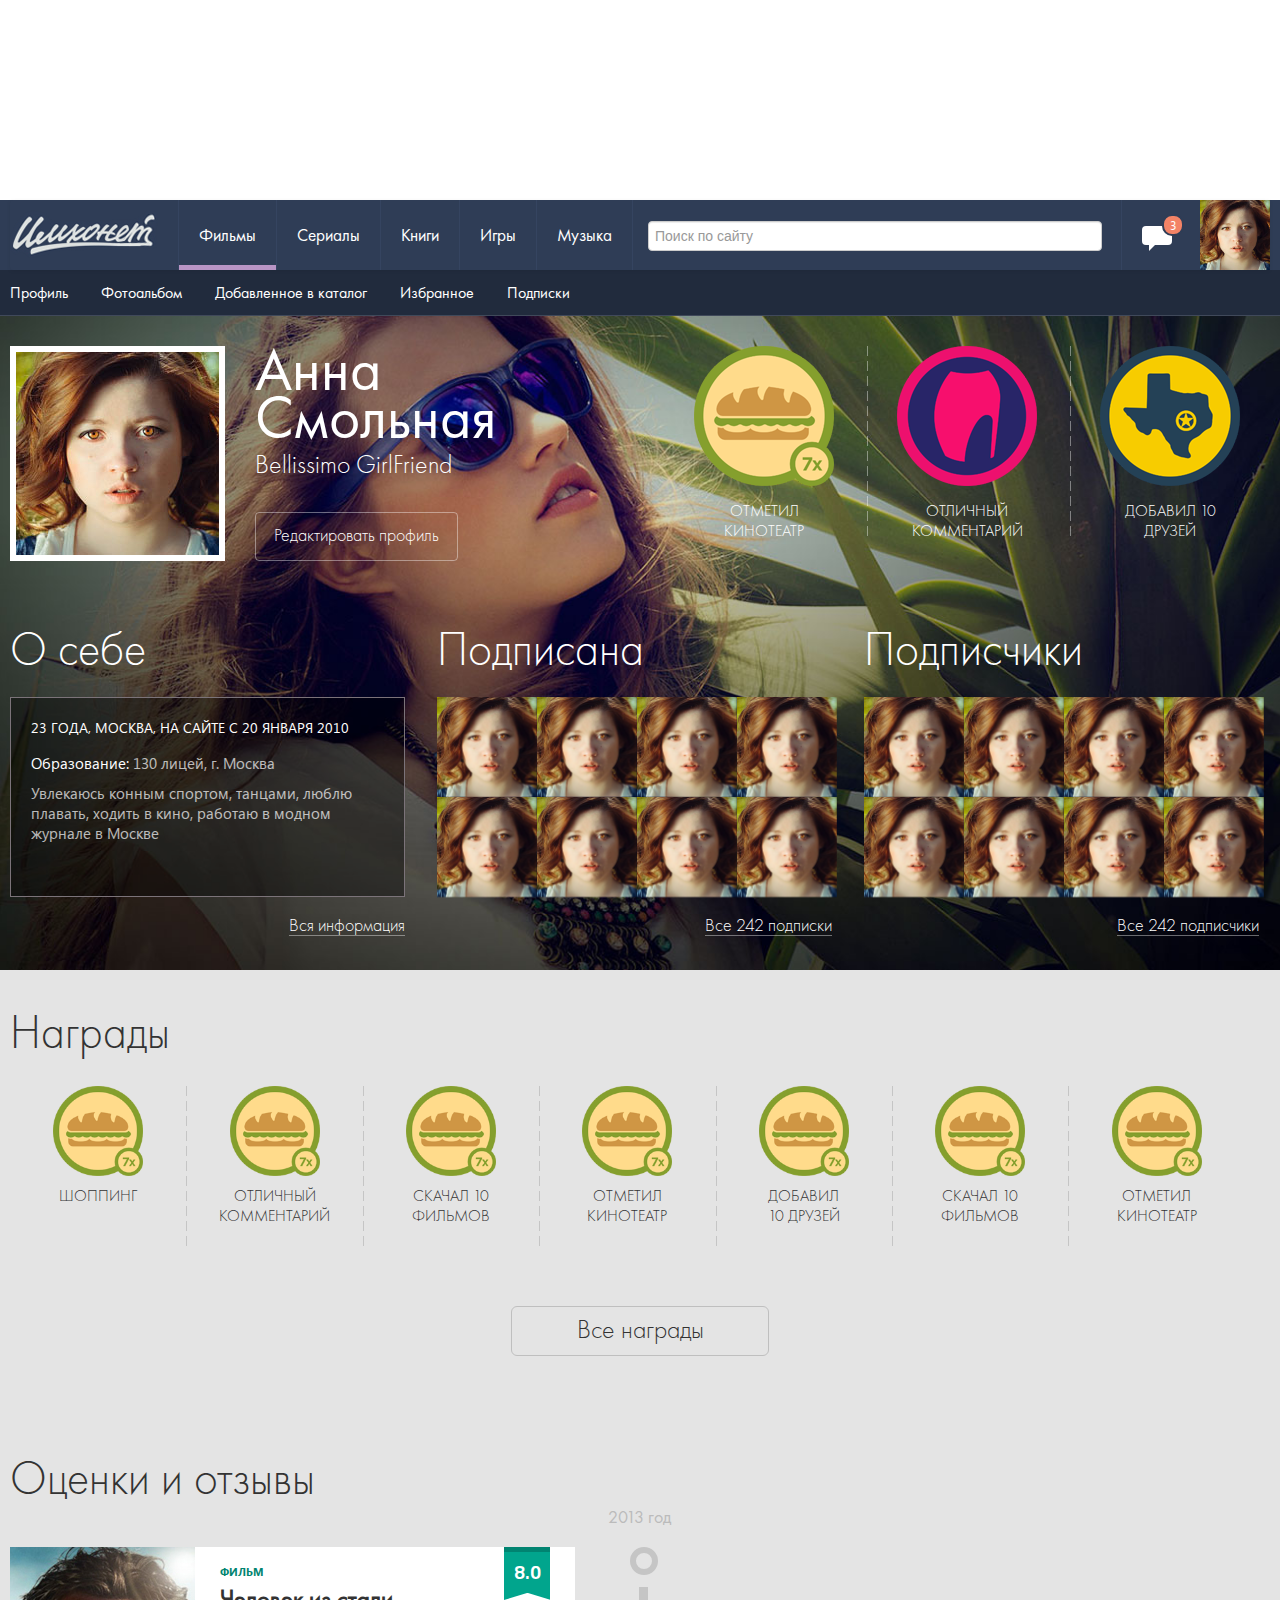
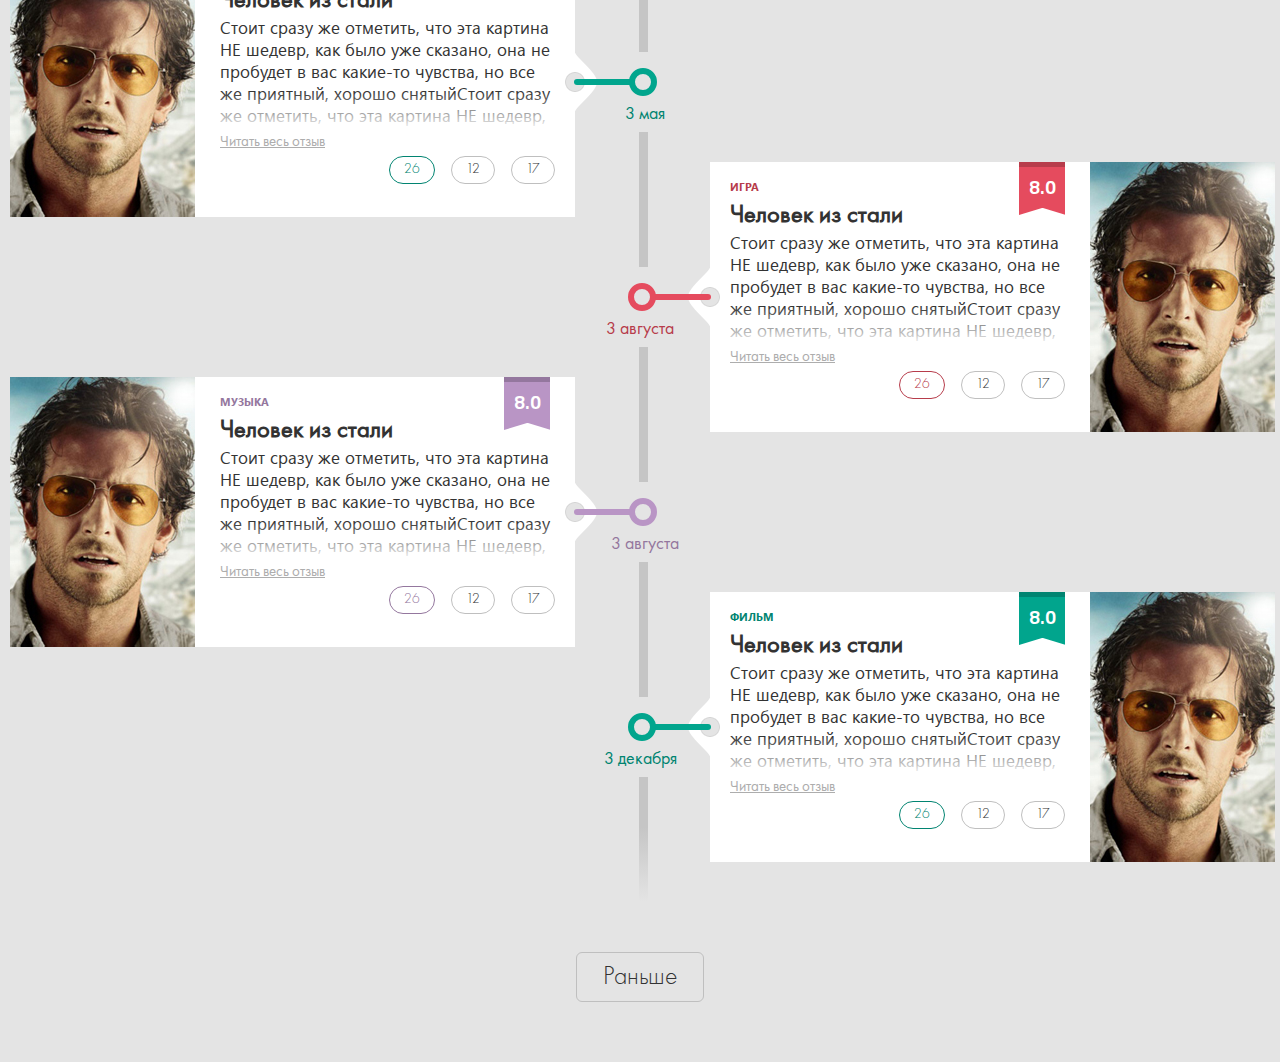
<file: 3rd-party/frontend/frontend/user.html>
<!DOCTYPE html>
<html lang="en">


<head>
    <meta http-equiv="Content-Type" content="text/html; charset=UTF-8">
    <meta charset="utf-8">
    <title>build</title>
    <meta name="viewport" content="width=device-width, initial-scale=1.0">


    <script data-main="js/main" src="js/lib/require.js"></script>

    <!-- Stylesheets -->
    <link href="css/main.css" rel="stylesheet">

    <script>
        require(['app', 'modules/m-flip'], function (App) {
            App.start();
        });
    </script>

</head>


<body>

<div id="wrapper">

<div id="top-advertising" class="l-section"></div>


<div id="top-navigation" class="l-section">
    <div class="l-grid">
        <div class="l-row">
            <div class="l-full">

                <div class="m-mainnavigation">
                    <div class="navbar navbar-metro navbar-user">
                        <div class="navbar-inner">
                            <div class="container">
                                <a href="#" class="brand">
                                    <img src="img/logo.png" alt="imhonet">
                                </a>
                                <ul class="nav">
                                    <li class="active"><a href="#">Фильмы</a></li>
                                    <li><a href="#">Сериалы</a></li>
                                    <li><a href="#">Книги</a></li>
                                    <li><a href="#">Игры</a></li>
                                    <li><a href="#">Музыка</a></li>
                                </ul>

                                <form action="topsearch" class="navbar-search">
                                    <input type="text" placeholder="Поиск по сайту">
                                </form>

                                <div class="m-username">
                                    <a href="#" class="m-username-message">
                                        <div class="m-username-message-count">3</div>
                                    </a>

                                    <div class="m-username-photo"><img src="img/photogall/user.jpg" alt=""></div>
                                </div>
                            </div>
                        </div>
                    </div>
                </div>


            </div>
        </div>
    </div>
</div>


<div id="subnavigation" class="l-section">
    <div class="l-grid">
        <div class="l-row">
            <div class="l-full">
                <div class="m-subnavigation">
                    <div class="m-subnavigation-item"><a href="#">Профиль</a></div>
                    <div class="m-subnavigation-item"><a href="#">Фотоальбом</a></div>
                    <div class="m-subnavigation-item"><a href="#">Добавленное в каталог</a></div>
                    <div class="m-subnavigation-item"><a href="#">Избранное</a></div>
                    <div class="m-subnavigation-item"><a href="#">Подписки</a></div>
                </div>
            </div>
        </div>
    </div>
</div>


<div class="l-section m-user-information " style="background-image: url('img/photogall/bg_user.jpg');">
    <div class="l-grid">
        <div class="l-row">
            <div class="l-half">

                <div class="m-user-information-profile">
                    <div class="m-user-information-photo"><img src="img/photogall/user.jpg" alt=""></div>
                    <div class="m-user-information-txt">
                        <div class="m-user-information-name">Анна
                            Смольная
                        </div>
                        <div class="m-user-information-feature">Bellissimo GirlFriend</div>
                        <button class="btn btn-inverse btn-theme">Редактировать профиль</button>
                    </div>
                </div>

            </div>
            <div class="l-half">
                <div class="m-user-information-wrap">
                    <div class="m-user-information-action">
                        <div class="m-user-information-action-ico"><img src="img/photogall/bage1.png" alt=""></div>
                        Отметил
                        кинотеатр
                    </div>
                    <div class="m-user-information-action">
                        <div class="m-user-information-action-ico"><img src="img/photogall/bage3.png" alt=""></div>
                        отличный
                        комментарий
                    </div>
                    <div class="m-user-information-action">
                        <div class="m-user-information-action-ico"><img src="img/photogall/bage2.png" alt=""></div>
                        Добавил
                        10 друзей
                    </div>
                </div>
            </div>


        </div>
        <div class="l-row">
            <div class="l-third">
                <div class="m-user-information-title">О себе</div>
                <div class="m-user-information-self">
                    <div class="m-user-information-self_title">23 года, Москва, на сайте c 20 января 2010</div>
                    <p>Образование: <span class="opacity_txt">130 лицей, г. Москва</span></p>

                    <p><span class="opacity_txt">Увлекаюсь конным спортом, танцами, люблю плавать, ходить в кино, работаю в модном журнале в Москве</span>
                    </p>

                    <div class="icon-facebook"></div>
                    <div class="icon-vk"></div>

                </div>
                <div class="m-user-information-bottom-link"><a href="#">Вся информация</a></div>

            </div>
            <div class="l-third">
                <div class="m-user-information-title">Подписана</div>
                <ul class="m-signature">
                <li class="m-signature-item scroll">
                    <div class="m-signature-item-wrap">
                        <img src="img/photogall/user.jpg" alt="">

                        <div class='m-signature-txt'>Влад<br>
                            Топалов
                        </div>
                    </div>
                </li>
                <li class="m-signature-item scroll">
                    <div class="m-signature-item-wrap">
                        <img src="img/photogall/user.jpg" alt="">

                        <div class='m-signature-txt'>Влад<br>
                            Топалов
                        </div>
                    </div>
                </li>
                <li class="m-signature-item scroll">
                    <div class="m-signature-item-wrap">
                        <img src="img/photogall/user.jpg" alt="">

                        <div class='m-signature-txt'>Влад<br>
                            Топалов
                        </div>
                    </div>
                </li>
                <li class="m-signature-item scroll">
                    <div class="m-signature-item-wrap">
                        <img src="img/photogall/user.jpg" alt="">

                        <div class='m-signature-txt'>Влад<br>
                            Топалов
                        </div>
                    </div>
                </li>
                <li class="m-signature-item scroll">
                    <div class="m-signature-item-wrap">
                        <img src="img/photogall/user.jpg" alt="">

                        <div class='m-signature-txt'>Влад<br>
                            Топалов
                        </div>
                    </div>
                </li>
                <li class="m-signature-item scroll">
                    <div class="m-signature-item-wrap">
                        <img src="img/photogall/user.jpg" alt="">

                        <div class='m-signature-txt'>Влад<br>
                            Топалов
                        </div>
                    </div>
                </li>
                <li class="m-signature-item scroll">
                    <div class="m-signature-item-wrap">
                        <img src="img/photogall/user.jpg" alt="">

                        <div class='m-signature-txt'>Влад<br>
                            Топалов
                        </div>
                    </div>
                </li>
                <li class="m-signature-item scroll">
                    <div class="m-signature-item-wrap">
                        <img src="img/photogall/user.jpg" alt="">

                        <div class='m-signature-txt'>Влад<br>
                            Топалов
                        </div>
                    </div>
                </li>
            </ul>
                <div class="m-user-information-bottom-link"><a href="#">Все 242 подписки</a></div>


            </div>
            <div class="l-third">
                <div class="m-user-information-title">Подписчики</div>
                <ul class="m-signature">
                    <li class="m-signature-item scroll">
                        <div class="m-signature-item-wrap">
                            <img src="img/photogall/user.jpg" alt="">

                            <div class='m-signature-txt'>Влад<br>
                                Топалов
                            </div>
                        </div>
                    </li>
                    <li class="m-signature-item scroll">
                        <div class="m-signature-item-wrap">
                            <img src="img/photogall/user.jpg" alt="">

                            <div class='m-signature-txt'>Влад<br>
                                Топалов
                            </div>
                        </div>
                    </li>
                    <li class="m-signature-item scroll">
                        <div class="m-signature-item-wrap">
                            <img src="img/photogall/user.jpg" alt="">

                            <div class='m-signature-txt'>Влад<br>
                                Топалов
                            </div>
                        </div>
                    </li>
                    <li class="m-signature-item scroll">
                        <div class="m-signature-item-wrap">
                            <img src="img/photogall/user.jpg" alt="">

                            <div class='m-signature-txt'>Влад<br>
                                Топалов
                            </div>
                        </div>
                    </li>
                    <li class="m-signature-item scroll">
                        <div class="m-signature-item-wrap">
                            <img src="img/photogall/user.jpg" alt="">

                            <div class='m-signature-txt'>Влад<br>
                                Топалов
                            </div>
                        </div>
                    </li>
                    <li class="m-signature-item scroll">
                        <div class="m-signature-item-wrap">
                            <img src="img/photogall/user.jpg" alt="">

                            <div class='m-signature-txt'>Влад<br>
                                Топалов
                            </div>
                        </div>
                    </li>
                    <li class="m-signature-item scroll">
                        <div class="m-signature-item-wrap">
                            <img src="img/photogall/user.jpg" alt="">

                            <div class='m-signature-txt'>Влад<br>
                                Топалов
                            </div>
                        </div>
                    </li>
                    <li class="m-signature-item scroll">
                        <div class="m-signature-item-wrap">
                            <img src="img/photogall/user.jpg" alt="">

                            <div class='m-signature-txt'>Влад<br>
                                Топалов
                            </div>
                        </div>
                    </li>
                </ul>
                <div class="m-user-information-bottom-link"><a href="#">Все 242 подписчики</a></div>


            </div>


        </div>
    </div>

</div>

<div class="l-section m-userawards">
    <div class="l-grid">
        <div class="l-row">
            <div class="l-full">
                <div class="m-userawards-title">Награды</div>
                <ul class="m-userawards-list">
                    <li class="m-userawards-item">
                        <div class="m-userawards-item-ico"><img src="img/photogall/bage1.png" width="90" height="90"
                                                                alt=""></div>
                        Шоппинг

                    </li>
                    <li class="m-userawards-item">
                        <div class="m-userawards-item-ico"><img src="img/photogall/bage1.png" width="90" height="90"
                                                                alt=""></div>
                        отличный<br>
                        комментарий

                    </li>
                    <li class="m-userawards-item">
                        <div class="m-userawards-item-ico"><img src="img/photogall/bage1.png" width="90" height="90"
                                                                alt=""></div>
                        скачал 10<br>
                        фильмов

                    </li>
                    <li class="m-userawards-item">
                        <div class="m-userawards-item-ico"><img src="img/photogall/bage1.png" width="90" height="90"
                                                                alt=""></div>
                        Отметил<br>
                        кинотеатр

                    </li>
                    <li class="m-userawards-item">
                        <div class="m-userawards-item-ico"><img src="img/photogall/bage1.png" width="90" height="90"
                                                                alt=""></div>
                        Добавил<br>
                        10 друзей
                    </li>

                    <li class="m-userawards-item">
                        <div class="m-userawards-item-ico"><img src="img/photogall/bage1.png" width="90" height="90"
                                                                alt=""></div>
                        скачал 10<br>
                        фильмов

                    </li>
                    <li class="m-userawards-item">
                        <div class="m-userawards-item-ico"><img src="img/photogall/bage1.png" width="90" height="90"
                                                                alt=""></div>
                        Отметил<br>
                        кинотеатр

                    </li>

                </ul>
                <button class="btn btn-large btn-theme">Все награды</button>
            </div>


        </div>
    </div>

</div>
<div class="l-section m-useractivity">
    <div class="l-grid">
        <div class="l-row">
            <div class="l-full">
                <div class="m-useractivity-title">Оценки и отзывы</div>

                <div class="m-useractivity-body">
                    <div class="m-useractivity-center">
                        <div class="m-useractivity-year">2013 год</div>
                    </div>
                    <div class="m-useractivity-wrap">
                        <div class="m-useractivity-item theme-green"><img src="img/films/185x270.jpg" alt="">

                            <div class="m-useractivity-item_str">
                                <div class="m-useractivity-item_date">3 мая</div>
                            </div>
                            <div class="m-useractivity-txt">
                                <div class="m-useractivity-category">Фильм</div>
                                <h3 class="m-useractivity-txt-title">Человек из стали</h3>

                                <div class="m-useractivity-short-review">
                                    <p>Стоит сразу же отметить, что эта
                                        картина НЕ шедевр, как было уже сказано, она не пробудет в вас какие-то чувства,
                                        но все же приятный, хорошо снятыйСтоит сразу же отметить, что эта
                                        картина НЕ шедевр, как было уже сказано, она не пробудет в вас какие-то чувства,
                                        но все же приятный, хорошо снятый фильм. Мне до сих пор не очень</p>
                                </div>
                                <p class="gray"><a href="#">Читать весь отзыв</a></p>

                                <div class="m-useractivity-button">
                                    <button class="btn btn-round">26</button>
                                    <button class="btn btn-round">12</button>
                                    <button class="btn btn-round">17</button>
                                </div>
                            </div>
                            <div class="m-useractivity-score">8.0</div>
                        </div>
                        <div class="m-useractivity-item theme-red"><img src="img/films/185x270.jpg" alt="">

                            <div class="m-useractivity-item_str">
                                <div class="m-useractivity-item_date">3 августа</div>
                            </div>
                            <div class="m-useractivity-txt">
                                <div class="m-useractivity-category">Игра</div>
                                <h3 class="m-useractivity-txt-title">Человек из стали</h3>

                                <div class="m-useractivity-short-review">
                                    <p>Стоит сразу же отметить, что эта
                                        картина НЕ шедевр, как было уже сказано, она не пробудет в вас какие-то чувства,
                                        но все же приятный, хорошо снятыйСтоит сразу же отметить, что эта
                                        картина НЕ шедевр, как было уже сказано, она не пробудет в вас какие-то чувства,
                                        но все же приятный, хорошо снятый фильм. Мне до сих пор не очень</p>
                                </div>
                                <p class="gray"><a href="#">Читать весь отзыв</a></p>

                                <div class="m-useractivity-button">
                                    <button class="btn btn-round">26</button>
                                    <button class="btn btn-round">12</button>
                                    <button class="btn btn-round">17</button>
                                </div>
                            </div>
                            <div class="m-useractivity-score">8.0</div>
                        </div>
                        <div class="m-useractivity-item theme-purple"><img src="img/films/185x270.jpg" alt="">

                            <div class="m-useractivity-item_str">
                                <div class="m-useractivity-item_date">3 августа</div>
                            </div>
                            <div class="m-useractivity-txt">
                                <div class="m-useractivity-category">Музыка</div>
                                <h3 class="m-useractivity-txt-title">Человек из стали</h3>

                                <div class="m-useractivity-short-review">
                                    <p>Стоит сразу же отметить, что эта
                                        картина НЕ шедевр, как было уже сказано, она не пробудет в вас какие-то чувства,
                                        но все же приятный, хорошо снятыйСтоит сразу же отметить, что эта
                                        картина НЕ шедевр, как было уже сказано, она не пробудет в вас какие-то чувства,
                                        но все же приятный, хорошо снятый фильм. Мне до сих пор не очень</p>
                                </div>
                                <p class="gray"><a href="#">Читать весь отзыв</a></p>

                                <div class="m-useractivity-button">
                                    <button class="btn btn-round">26</button>
                                    <button class="btn btn-round">12</button>
                                    <button class="btn btn-round">17</button>
                                </div>
                            </div>
                            <div class="m-useractivity-score">8.0</div>
                        </div>
                        <div class="m-useractivity-item theme-green"><img src="img/films/185x270.jpg" alt="">

                            <div class="m-useractivity-item_str">
                                <div class="m-useractivity-item_date">3 декабря</div>
                            </div>
                            <div class="m-useractivity-txt">
                                <div class="m-useractivity-category">Фильм</div>
                                <h3 class="m-useractivity-txt-title">Человек из стали</h3>

                                <div class="m-useractivity-short-review">
                                    <p>Стоит сразу же отметить, что эта
                                        картина НЕ шедевр, как было уже сказано, она не пробудет в вас какие-то чувства,
                                        но все же приятный, хорошо снятыйСтоит сразу же отметить, что эта
                                        картина НЕ шедевр, как было уже сказано, она не пробудет в вас какие-то чувства,
                                        но все же приятный, хорошо снятый фильм. Мне до сих пор не очень</p>
                                </div>
                                <p class="gray"><a href="#">Читать весь отзыв</a></p>

                                <div class="m-useractivity-button">
                                    <button class="btn btn-round">26</button>
                                    <button class="btn btn-round">12</button>
                                    <button class="btn btn-round">17</button>
                                </div>
                            </div>
                            <div class="m-useractivity-score">8.0</div>
                        </div>
                    </div>
                </div>

                <button class="btn btn-large btn-theme">Раньше</button>
            </div>


        </div>
    </div>

</div>


</div>

</body>

</html>
</file>
<file: 3rd-party/frontend/frontend/css/main.css>
@import url("lib/base.css");@import url("lib/layout.css");@import url("lib/modules.css");@import url("lib/themes.css");
</file>
